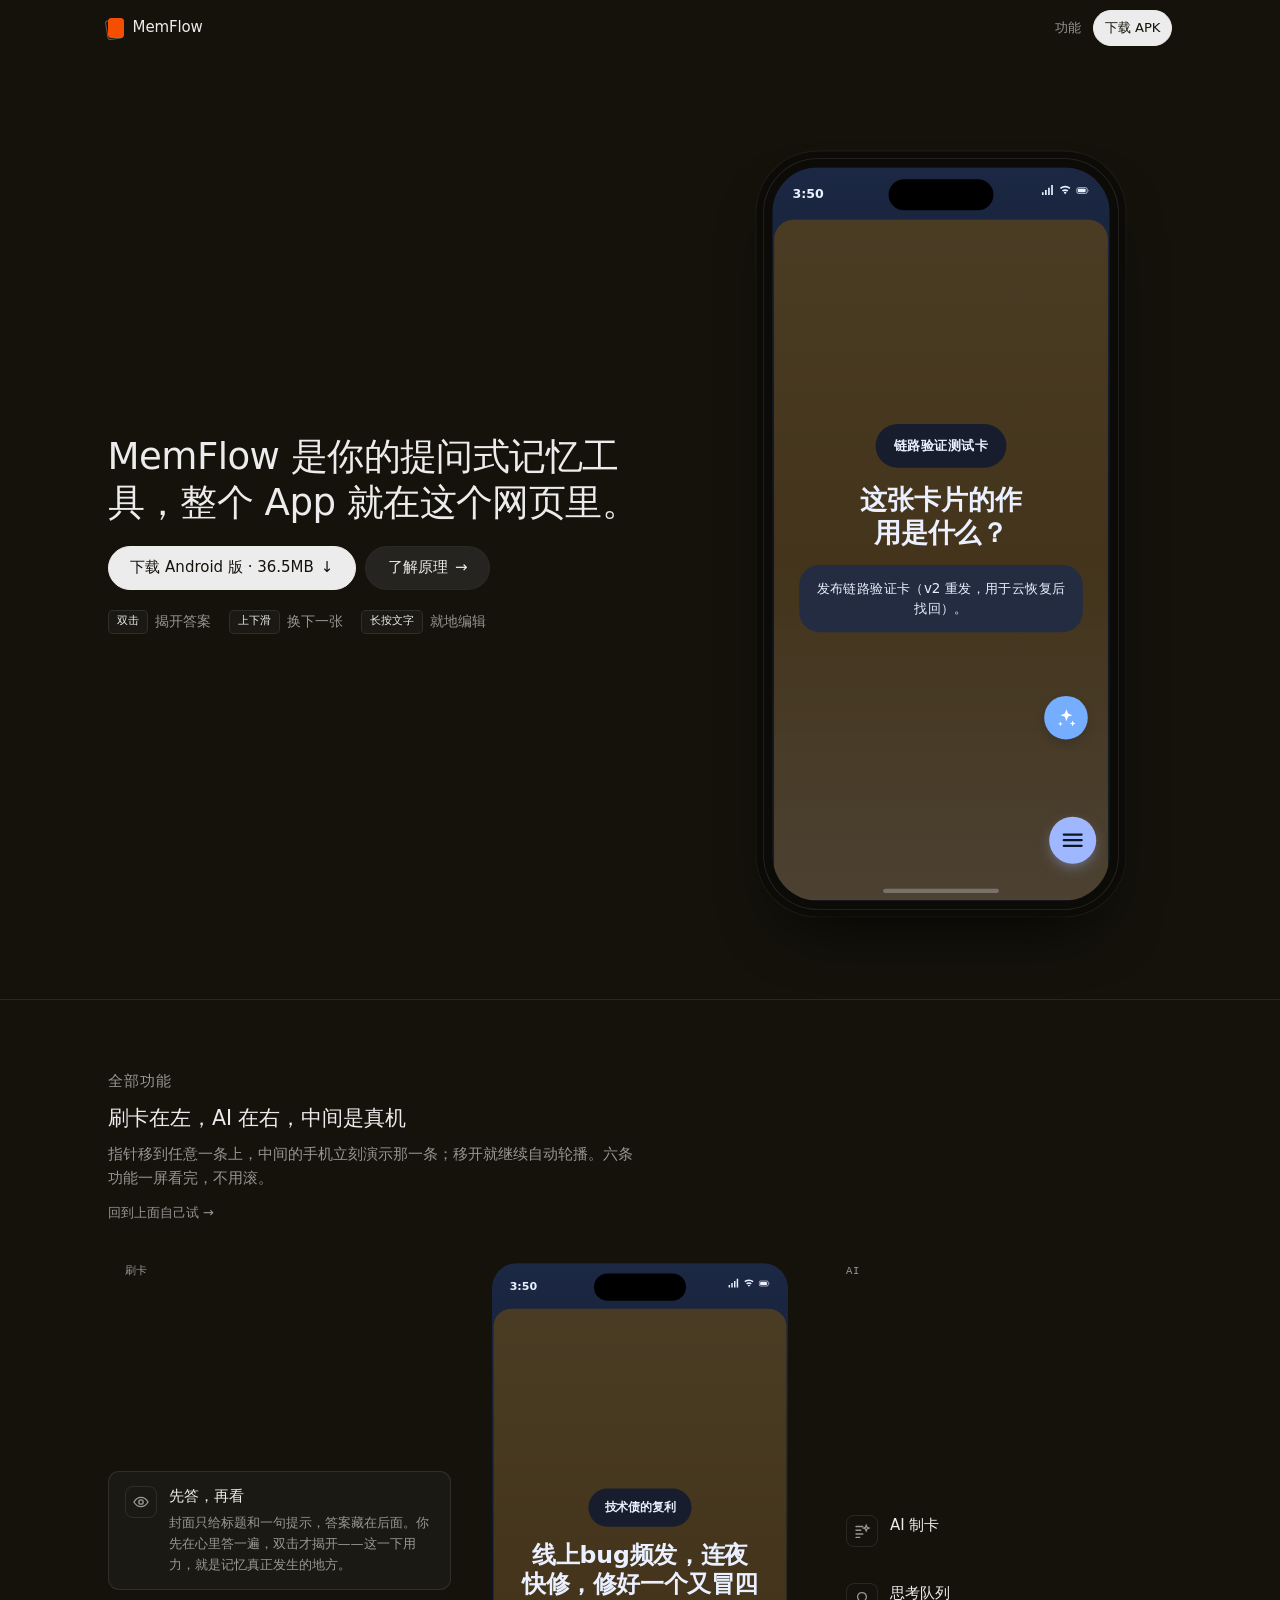
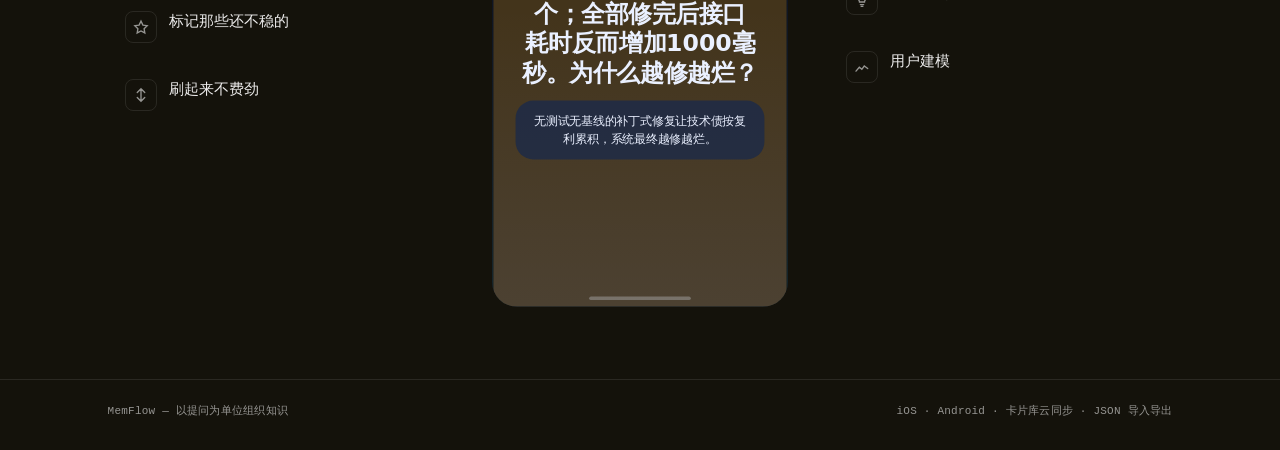
<file: index.html>
<!DOCTYPE html>
<html lang="zh-CN">
<head>
<meta charset="UTF-8">
<meta name="viewport" content="width=device-width, initial-scale=1.0">
<meta name="theme-color" content="#14120B">
<title>MemFlow — 在这里直接试，不用下载</title>
<meta name="description" content="MemFlow 是一款以提问为单位组织知识的卡片复习应用。双击揭示答案，双击标记，上下滑动换卡。整个 App 就在这个网页里，直接试。">

<link rel="stylesheet" href="https://miaoda.feishu.cn/fonts/css2?family=Noto+Sans+SC:wght@300;400;500;700;800;900&family=Inter:wght@400;500;600&family=IBM+Plex+Mono:wght@400;500&display=swap">

<style>
/* ============================================================
   Tokens — app_theme.dart / card_palette.dart / library_models.dart
   / thinking_palette.dart
   ============================================================ */
:root{
  /* 严格照 AppColors + ColorScheme.light(...) 取值，不再目测近似 */
  --canvas:#F6F8FC;
  --panel:#FFFFFF;               /* tokens.panel  = AppColors.white */
  --raised:#EAF1FF;              /* tokens.raised = Color(0xFFEAF1FF)，不是白 */
  --ink:#172033;                 /* scheme.onSurface */
  --muted:#5E6B84;               /* tokens.mutedInk / onSurfaceVariant */
  --primary:#5B8CFF;
  --on-primary:#FFFFFF;
  --secondary:#8AE5D1;
  --tertiary:#6E5BFF;
  --surface:#FFFFFF;
  --surface-highest:#EAF1FF;     /* surfaceContainerHighest = AppColors.blue */
  --edge:#D9E2F2;                /* tokens.edge */
  --outline:#D9E2F2;             /* scheme.outline，与 edge 同值 */
  --outline-variant:#CAC4D0;
  --selected:#EEF3FF;
  --primary-container:#EEF3FF;   /* primaryContainer = AppColors.selected */
  --on-primary-container:#172033;/* onPrimaryContainer = AppColors.ink */
  --secondary-container:#E8FBF6; /* secondaryContainer = AppColors.mint */
  --error:#FF8F8F;
  --c-blue:#EAF1FF;
  --c-mint:#E8FBF6;
  --c-lavender:#F0EDFF;
  --c-peach:#FFE7DE;
  --nav-sel-bg:#DDE9FF;
  --nav-sel-fg:#4F86FF;
  --fab:#75ADFF;
  --star:#FFC107;
  --star-glow:#FFE082;
  --mark-text:#5B4300;
  --badge-bg:rgba(106,86,0,.8);
  /* thinkingPanelAlt = selected @ .82 / thinkingPill = white @ .74 */
  --th-panel-alt:rgba(238,243,255,.82);
  --th-pill:rgba(255,255,255,.74);
  --th-field:#FFFFFF;             /* thinkingField 浅色 = scheme.surface */
  --exit-edge:#FFB4B9;            /* 退出按钮描边（浅色写死值） */
  --msg-me-bg:rgba(91,140,255,.18);/* thinkingUserBubble = primary@.18 */
  /* AI 助手面板专属四色（memflow_assistant_sheet.dart:166）——
     与思考页气泡是两套色，之前误用了思考页的值 */
  --as-sheet:#FFFFFF;             /* sheetColor 浅 = scheme.surface */
  --as-conv:#FFFFFF;              /* conversationColor 浅 = scheme.surface */
  --as-bub-ai:#F1F3F8;            /* assistantBubbleColor 浅 */
  --as-bub-me:#DDE7FF;            /* userBubbleColor 浅 */
  --as-input:rgba(226,233,246,.72);/* inputColor 浅 = surfaceContainerHighest@.72 */
  --circ-fg:#33465F;              /* surfaceButtonForeground 浅色 */
  --circ-back-fg:#33465F;         /* backButtonForeground 浅色 */
  --actgroup-bg:rgba(255,255,255,.9);
  --actgroup-edge:rgba(215,225,243,.9);
  --circ-dg-fg:#6D160E;
  --cr-sub:#5E6B84;                /* 浅色 scheme.onSurfaceVariant */
  --cr-pill-bg:rgba(234,241,255,.36);/* raised@.36 */
  --cr-pill-edge:rgba(217,226,242,.18);/* outline@.18 */
  --cr-bub-edge:rgba(217,226,242,.5);/* outlineVariant@.5 */
  --cr-av-ai:rgba(138,229,209,.92); /* AppColors.secondary #8AE5D1 @.92 */
  --cr-av-me:rgba(110,91,255,.92);  /* AppColors.tertiary #6E5BFF @.92 */
  --cr-spin-bg:rgba(138,229,209,.18);
  --cr-bar-bg:rgba(226,233,246,.55);/* surfaceContainerHighest@.55 */
  --on-secondary:#172033;          /* 浅色 onSecondary = AppColors.ink */
  --on-tertiary:#FFFFFF;
  --on-primary-container:#172033;  /* 浅色 = AppColors.ink */
  /* 源码里大量使用 scheme.surface / onSurface / edge 的 withValues(alpha:)，
     用 RGB 三元组暴露出来，深浅两套主题才能共用同一批 alpha 规则 */
  --surface-rgb:255,255,255;
  --card-grad-top:.18;             /* 浅色 white@.18 */
  --card-grad-bot:4%;              /* 浅色 primary@.04 */
  --cover-sum-bg:rgba(255,255,255,.82);
  --cover-sum-fg:#172033;          /* titleMedium → onSurface */
  --asum-bg:rgba(255,255,255,.82);
  --pit-bg:rgba(232,251,246,.6);    /* mint@.60 */
  --dlgi-bg:rgba(226,233,246,.52);  /* surfaceContainerHighest@.52 */
  --dlgi-hl-bg:rgba(238,243,255,.7);/* primaryContainer@.7 */
  --dlgi-hl-fg:#172033;
  --dlgi-dg-bg:#FFDAD6;            /* M3 浅色 errorContainer */
  --dlgi-dg-fg:#410002;            /* M3 浅色 onErrorContainer */
  --c-err:#B3261E;
  --sw-track:rgba(217,226,242,.5);
  --ink-rgb:23,32,51;
  --edge-rgb:217,226,242;

  /* ---- 站点外壳：对齐 cursor.com 实测 token ----
     底色是暖近黑 #14120b（不是蓝黑），卡片 #1b1913、hover #201e18，
     文字 #edecec、次级为其 60% 混色，描边为其 10%，强调色 #f54e00。
     标题一律 font-weight 400 + 负字距，这是 Cursor 观感的关键。 */
  --site-bg:#14120B;
  --site-card:#1B1913;
  --site-card-hover:#201E18;
  --site-ink:#EDECEC;
  --site-muted:color-mix(in oklab,#EDECEC 60%,transparent);
  --site-line:color-mix(in oklab,#EDECEC 10%,transparent);
  --site-line-soft:color-mix(in oklab,#EDECEC 2.5%,transparent);
  --site-line-bright:color-mix(in oklab,#EDECEC 20%,transparent);
  --site-accent:#F54E00;
  --site-green:#1F8A65;
  --site-red:#CF2D56;
  --site-dur:.14s;

  --sans:"Inter","Noto Sans SC","PingFang SC","Hiragino Sans GB",system-ui,-apple-system,"Helvetica Neue",Arial,sans-serif;
  --serif:"Inter","Noto Sans SC",system-ui,sans-serif;
  --mono:"IBM Plex Mono",ui-monospace,SFMono-Regular,Menlo,Monaco,Consolas,monospace;
  --gut:clamp(18px,4.5vw,72px);

  /* 设备安全区 —— 按 iPhone 17 Pro（iOS 26.5）模拟器实测标定：
     屏幕 1206×2622 @3x = 逻辑 402×874；
     灵动岛实测 top 14 / 高 36.7 / 宽 125.3；
     底部导航实测距屏底 44.3 = safe-bottom 34 + nav bottom 10，与源码一致；
     顶部：搜索框上边实测在 y=76，源码 SafeArea + SliverPadding top:14
     → safe-top = 76 - 14 = 62（灵动岛机型的实际值，不是 47）。 */
  --safe-top:62px;
  --safe-bottom:34px;
}
*{box-sizing:border-box;}
html{-webkit-text-size-adjust:100%;scroll-behavior:smooth;}
body{
  margin:0;background:var(--site-bg);color:var(--site-ink);
  font-family:var(--sans);line-height:1.7;-webkit-font-smoothing:antialiased;text-wrap:pretty;
}
p{margin:0;}
/* Cursor 的标题全是 weight 400 + 负字距，靠字号和留白建立层级，不靠加粗 */
h1,h2,h3,h4{margin:0;font-weight:400;letter-spacing:-.02em;text-wrap:balance;}
.wrap{max-width:1180px;margin:0 auto;padding:0 var(--gut);}
.eyebrow{font-family:var(--mono);font-size:11.5px;font-weight:400;letter-spacing:.08em;
  text-transform:uppercase;color:var(--site-muted);margin:0;}

/* 顶栏：固定、纯色不透明、无毛玻璃、无描边（cursor.com 实测 56px / bg 同底色） */
.nav{position:sticky;top:0;z-index:90;background:var(--site-bg);}
.nav-in{max-width:1180px;margin:0 auto;padding:0 var(--gut);height:56px;
  display:flex;align-items:center;justify-content:space-between;gap:18px;}
.brand{display:flex;align-items:center;gap:9px;text-decoration:none;color:inherit;
  font-weight:400;font-size:15px;letter-spacing:-.01em;}
.brand-mk{position:relative;width:16px;height:20px;flex:none;}
.brand-mk i{position:absolute;inset:0;border-radius:3px;border:1.4px solid currentColor;}
.brand-mk i:nth-child(1){transform:rotate(-9deg) translate(-2px,1px);opacity:.34;}
.brand-mk i:nth-child(2){background:var(--site-accent);border-color:var(--site-accent);}
.nav-r{display:flex;align-items:center;gap:2px;}
.nav-r a{font-size:13.125px;color:var(--site-muted);text-decoration:none;padding:6px 10px;
  border-radius:999px;transition:color var(--site-dur),background var(--site-dur);}
.nav-r a:hover{color:var(--site-ink);background:var(--site-card-hover);}
/* 主按钮是浅底深字的胶囊，13.125px / weight 400 / 高 27 */
.nav-r .cta{background:var(--site-ink);color:var(--site-bg);border:1px solid var(--site-ink);
  padding:6px 11px;font-weight:400;}
.nav-r .cta:hover{background:#fff;color:var(--site-bg);}
@media (max-width:860px){.nav-hide{display:none;}}

/* Hero：无彩色光晕，靠留白和字号，标题 weight 400 */
.hero{padding:clamp(44px,6vw,92px) 0 clamp(44px,5vw,76px);}
.hero-in{display:grid;grid-template-columns:1fr auto;gap:clamp(32px,4.6vw,72px);align-items:center;}
/* 用绝对值限宽，不用 ch —— ch 跟随容器字号(16px)而非标题字号，
   52ch 只有 525px，40px 的中文标题一行仅剩 ~11 字，会断成 3 行。 */
.hero-copy{display:flex;flex-direction:column;gap:20px;max-width:680px;}
.hero-copy h1{font-size:clamp(28px,2.9vw,40px);line-height:1.24;letter-spacing:-.015em;
  font-weight:400;text-wrap:balance;}
.hero-copy .sub{font-size:15px;line-height:1.6;color:var(--site-muted);}
.hero-cta{display:flex;flex-wrap:wrap;gap:9px;}
/* 实测：主/次按钮同为 44px 高胶囊，padding 13.35/21.75，字号 15 weight 400 */
.btn-p,.btn-s{display:inline-flex;align-items:center;gap:7px;height:44px;padding:0 21.75px;
  border-radius:999px;font-family:var(--sans);font-size:15px;font-weight:400;
  text-decoration:none;cursor:pointer;transition:background var(--site-dur),border-color var(--site-dur);}
.btn-p{background:var(--site-ink);color:var(--site-bg);border:1px solid var(--site-ink);}
.btn-p:hover{background:#fff;}
.btn-s{background:#262420;color:var(--site-ink);border:1px solid var(--site-line-soft);}
.btn-s:hover{background:var(--site-card-hover);border-color:var(--site-line);}
@keyframes pulse{0%,100%{opacity:1;}50%{opacity:.3;}}
/* 精简到三条最核心的手势后改横排单行：
   竖排三行占 88px，横排只要 24px，hero 不再被提示清单压住。
   原先六行竖排时曾用两列 grid 解决 kbd 宽度不一导致的文字参差；
   现在每项 kbd 紧跟自己的说明，不存在跨行对齐问题，用 flex 即可。
   flex-wrap 保留：窄屏放不下时自动折行，不会溢出。 */
.try-list{list-style:none;margin:0;padding:0;
  display:flex;flex-wrap:wrap;gap:9px 18px;align-items:center;}
.try-list li{display:inline-flex;align-items:center;gap:7px;}
.try-list kbd{flex:none;font-family:var(--mono);font-size:10.5px;font-weight:400;
  background:var(--site-card);border:1px solid var(--site-line);color:var(--site-ink);
  padding:2px 8px;border-radius:5px;white-space:nowrap;}
.try-list li>span{font-size:13.5px;line-height:1.55;color:var(--site-muted);white-space:nowrap;}

/* ============================================================
   设备外壳
   ============================================================ */
/* 演示区外框：对齐 cursor.com 的做法——卡片底 #1b1913、圆角 10、1px 描边，
   顶部一条 26px 高的标签栏，底部一条状态行。设备壳嵌在这个容器里。 */
.stage{display:flex;flex-direction:column;align-items:stretch;}
/* 去掉外框描边与标题栏分隔线：这两条 1px 亮线在深色底上很显眼，
   而真机 App 本身没有这层「浏览器窗口」装饰，属于多余边框。 */
/* 透明容器：不再画「窗口外壳」。手机自己已有边框和圆角，
   外面再套底色+圆角会显出多余边界（mini-demo 已同样处理）。 */
.demo-frame{background:none;border:0;border-radius:0;overflow:visible;}
/* 状态行：保留「在演示什么 / 是否在播」的信息，但不再做成窗口标题栏 */
/* 三个红绿灯圆点属于「窗口」装饰，去掉外框后就不该留 */
.demo-body{display:flex;justify-content:center;padding:26px 20px;}

.phone{
  /* iPhone 17 Pro 逻辑分辨率 402×874（实测 1206×2622 @3x）。
     注意：402×874 是**屏幕**尺寸，边框要加在外面，
     所以外壳宽高 = 屏幕 + 2×padding，否则屏幕会被边框吃掉变成 382。 */
  position:relative;width:422px;height:894px;flex:none;box-sizing:border-box;
  background:#0C0B07;border-radius:64px;padding:10px;
  box-shadow:0 0 0 1px color-mix(in oklab,#EDECEC 12%,transparent),
    0 0 0 9px #0C0B07,0 0 0 10px color-mix(in oklab,#EDECEC 6%,transparent),
    0 40px 80px -32px rgba(0,0,0,.9);
}
.phone-screen{
  /* 圆角必须与外壳**同心**：外壳 border-radius 64 - padding 10 = 54。
     写 44 会让屏幕的圆角比边框内圈更"方"，四角各漏出约 4px 楔形
     （45° 对角线上 22.37 - 18.23），浅色卡面就从黑色边框外缘透出来。 */
  position:relative;width:100%;height:100%;border-radius:54px;overflow:hidden;
  background:var(--canvas);font-family:var(--sans);color:var(--ink);line-height:1.6;isolation:isolate;
}

/* ============================================================
   深色主题 —— 严格照 buildMemFlowTheme(Brightness.dark) 的
   ColorScheme.dark(...) 与 MemFlowThemeContext 的 dark 分支取值。
   模拟器实测 appearance=dark，App 默认跟随系统，故这里默认开启。
   只作用于手机壳内部，站点外壳的 --site-* 不受影响。
   ============================================================ */
.phone-screen[data-appearance="dark"]{
  --canvas:#0F1523;              /* AppColors.darkCanvas */
  --panel:#151C2D;               /* AppColors.darkPanel */
  --raised:#212C44;              /* AppColors.darkRaised */
  --ink:#EAF0FF;                 /* AppColors.darkInk = scheme.onSurface */
  --muted:#B8C3DA;               /* AppColors.darkMutedInk */
  --primary:#9EB7FF;
  --on-primary:#0D1627;
  --secondary:#90E7D4;
  --tertiary:#C4BAFF;
  --surface:#151C2D;             /* scheme.surface = darkPanel */
  --surface-highest:#212C44;     /* surfaceContainerHighest = darkRaised */
  --edge:#33415E;                /* tokens.edge（dark） */
  --outline:#33415E;
  --outline-variant:#49454F;
  --selected:#173B34;            /* tokens.selected（dark） */
  --primary-container:#1C2945;
  --on-primary-container:#E8EEFF;
  --secondary-container:#17312B;
  --error:#FFA7A7;
  /* 卡片色板深色六色（card_palette.dart memFlowDarkCardPalette）。
     注意：深色板是按**下标**与浅色板对应的，不是按色相匹配——
     浅色 [mint,blue,lavender,peach,rose,butter] 对应
     深色 [#202D47,#173A34,#312545,#43341B,#402736,#243244]。 */
  --c-mint:#202D47;              /* 下标 0，对应浅色 mint */
  --c-blue:#173A34;              /* 下标 1，对应浅色 blue */
  --c-lavender:#312545;          /* 下标 2 */
  --c-peach:#43341B;             /* 下标 3 */
  /* thinkingPanelAlt = surfaceContainerHighest@.72 / thinkingPill = 同@.9 */
  --th-panel-alt:rgba(33,44,68,.72);
  --th-pill:rgba(33,44,68,.9);
  --th-field:rgba(33,44,68,.64);  /* 深色 = surfaceContainerHighest@.64 */
  --exit-edge:rgba(255,167,167,.5);/* 深色 error 派生 */
  /* 导航选中态：深色 = secondaryContainer@.92 + scheme.secondary */
  --nav-sel-bg:rgba(23,49,43,.92);
  --nav-sel-fg:#90E7D4;
  --circ-fg:#D7E0F0;              /* 深色 surfaceButtonForeground */
  --circ-back-fg:#F4F7FB;         /* 深色 backButtonForeground */
  --actgroup-bg:rgba(18,26,40,.82);/* #121A28@.82 */
  --actgroup-edge:rgba(60,64,85,.28);
  --circ-dg-fg:#FFA7A7;
  --cr-sub:#C0C9D7;                /* 深色写死值，非 onSurfaceVariant */
  --cr-pill-bg:#141922;
  --cr-pill-edge:rgba(255,255,255,.05);
  --cr-bub-edge:rgba(73,69,79,.5);  /* outlineVariant@.5 */
  --cr-av-ai:rgba(144,231,212,.92); /* secondary@.92 */
  --cr-av-me:rgba(196,186,255,.92); /* tertiary@.92 */
  --cr-spin-bg:rgba(144,231,212,.18);
  --cr-bar-bg:rgba(33,44,68,.55);
  --on-secondary:#11211D;
  --on-tertiary:#332D41;  /* dark scheme 未覆写，取 M3 默认 */
  --on-primary-container:#E8EEFF;
  --msg-me-bg:rgba(28,41,69,.76);  /* 深色 = primaryContainer@.76 */
  --as-sheet:#1F2531;             /* sheetColor 深（源码写死）*/
  --as-conv:#222C3D;              /* conversationColor 深 */
  --as-bub-ai:#222C3D;            /* assistantBubbleColor 深 */
  --as-bub-me:#334A73;            /* userBubbleColor 深 */
  --as-input:#131924;             /* inputColor 深（源码写死）*/
  --surface-rgb:21,28,45;        /* darkPanel */
  --card-grad-top:.04;             /* 深色 white@.04 */
  --card-grad-bot:10%;             /* 深色 primary@.10 */
  --cover-sum-bg:rgba(33,44,68,.92);/* darkRaised #212C44 @.92 */
  --cover-sum-fg:#EAF0FF;          /* darkInk */
  --asum-bg:#212C44;               /* 深色是不透明 raised */
  --pit-bg:rgba(23,49,43,.6);      /* #17312B@.60 */
  --dlgi-bg:#202A3D;               /* 源码深色写死值 */
  --dlgi-hl-bg:#22385F;            /* 源码深色写死值 */
  --dlgi-hl-fg:#EAF1FF;
  --dlgi-dg-bg:rgba(147,0,10,.82); /* M3 深色 errorContainer@.82 */
  --dlgi-dg-fg:#FFDAD6;            /* M3 深色 onErrorContainer */
  --c-err:#FFA7A7;                 /* dark scheme.error */
  --sw-track:rgba(51,65,94,.6);     /* 深色轨道 */
  /* Mark 庆祝动画：源码 light/dark 四色各不相同 */
  --star:#FFD54F;                  /* 深色 starTint */
  --star-glow:#FFF3B0;             /* 深色 glowTint */
  --mark-text:#FFF4C2;             /* 深色 textTint */
  --badge-bg:rgba(54,39,0,.42);    /* 深色 0x6B362700 */
  --ink-rgb:234,240,255;         /* darkInk */
  --edge-rgb:51,65,94;           /* dark edge */
}
/* 灵动岛：实测 top 14 / 宽 125.3 / 高 36.7 */
.notch{position:absolute;top:14px;left:50%;transform:translateX(-50%);
  width:125px;height:37px;background:#000;border-radius:999px;z-index:60;}
/* 状态栏：实测时间文字占 logical y 31–38，左右分列在灵动岛两侧 */
.statusbar{
  position:absolute;top:0;left:0;right:0;height:var(--safe-top);padding:19px 24px 0;
  display:flex;align-items:flex-start;justify-content:space-between;
  font-size:15px;font-weight:600;z-index:59;pointer-events:none;letter-spacing:0;
}
.sb-icons{display:flex;align-items:center;gap:5px;}
.sb-icons svg{width:16px;height:16px;}
.homebar{position:absolute;bottom:9px;left:50%;transform:translateX(-50%);width:138px;height:5px;border-radius:999px;background:rgba(var(--ink-rgb),.28);z-index:58;pointer-events:none;}

.app{position:absolute;inset:0;overflow:hidden;}
/* 复刻 MainShellFrame._buildTabStage：所有已挂载 tab 常驻，Offstage 控制可见性，
   转场期间当前页与上一页同时在场，由 JS 按 fastOutSlowIn 分段驱动 */
.app>.screen{position:absolute;inset:0;display:flex;flex-direction:column;}
.app>.screen.offstage{display:none;}
.app>.screen.notick{pointer-events:none;}

@media (max-width:1120px){.hero-in{grid-template-columns:1fr;justify-items:center;}.hero-copy{max-width:680px;}}
@media (max-width:460px){
  .phone{width:100%;max-width:352px;height:min(762px,160vw);border-radius:46px;padding:9px;
    box-shadow:0 0 0 1px color-mix(in oklab,#EDECEC 12%,transparent),0 0 0 8px #0C0B07,0 24px 50px -20px rgba(0,0,0,.85);}
  .phone-screen{border-radius:37px;}  /* = 46 - 9，保持同心 */
  .demo-body{padding:16px 10px;}
}

/* ============================================================
   刷卡页
   ============================================================ */
/* 背景渐变 = primaryContainer@.96 → tokens.canvas → secondaryContainer@.5，
   三个色标在深浅两套主题下都不同，必须走变量而不是写死浅色值 */
.review{background:linear-gradient(to bottom,
  color-mix(in srgb,var(--primary-container) 96%,transparent),
  var(--canvas) 52%,
  color-mix(in srgb,var(--secondary-container) 50%,transparent));}
.pager{position:absolute;inset:0;overflow-y:scroll;scroll-snap-type:y mandatory;scrollbar-width:none;-webkit-overflow-scrolling:touch;}
.pager::-webkit-scrollbar{display:none;}
.pager.locked{overflow-y:hidden;}
.page{height:100%;scroll-snap-align:start;scroll-snap-stop:always;padding:var(--safe-top) 2px 0;display:flex;}
.rcard{
  position:relative;flex:1;border-radius:24px;overflow:hidden;cursor:pointer;
  user-select:none;-webkit-user-select:none;-webkit-tap-highlight-color:transparent;
}
/* 卡面渐变：源码顶部是纯白叠加（深色 .04 / 浅色 .18），不是 surface；
   底部是 primary（深色 .10 / 浅色 .04）。之前误用 surface-rgb，
   深色下把暖色卡面染成了藏青，肉眼看就是「配色不对」。 */
.rcard::before{content:"";position:absolute;inset:0;pointer-events:none;z-index:1;
  background:linear-gradient(to bottom,
    rgba(255,255,255,var(--card-grad-top)),
    transparent 50%,
    color-mix(in srgb,var(--primary) var(--card-grad-bot),transparent));}

/* _ReviewCardPage 的揭示是 InkWell/GestureDetector 直接换 widget —— 无任何过渡动画。
   这里必须瞬切，加 transition 反而不像真机。 */
.face{position:absolute;inset:0;display:flex;flex-direction:column;z-index:2;}
.face-answer{display:none;}
.rcard.open .face-cover{display:none;}
.rcard.open .face-answer{display:flex;}
/* _CoverFace padding: EdgeInsets.fromLTRB(30, maxHeight*0.30, 30, 0)
   注意：CSS 的 padding-top:% 是相对**宽度**解析的，Flutter 这里是相对**高度**。
   直接写 30% 会少掉一百多像素，badge/问题/summary 整体上移，排版完全不对。
   卡面是绝对定位铺满，用 top:30% 定位内容层才能对上高度基准。 */
.face-cover{padding:0 30px 0;}
.face-cover .cover-inner{position:absolute;left:30px;right:30px;top:30%;
  display:flex;flex-direction:column;align-items:stretch;}
.badge{align-self:center;background:rgba(var(--surface-rgb),.94);border-radius:999px;padding:14px 22px;font-size:16px;font-weight:800;line-height:1.5;}
/* headlineLarge.copyWith(fontSize:32, height:1.25)；w800 来自 headlineLarge */
.cover-q{margin-top:18px;font-size:32px;font-weight:800;line-height:1.25;text-align:center;letter-spacing:0;}
/* summary 用 titleMedium.copyWith(16/1.5)，titleMedium 的 color 是 mutedInk 且 w500 */
/* summary 盒：深色 surfaceContainerHighest@.92，浅色 white@.82（源码两条分支不同色） */
.cover-sum{margin-top:18px;align-self:center;background:var(--cover-sum-bg);border-radius:24px;
  padding:16px 18px;font-size:16px;line-height:1.5;font-weight:500;color:var(--cover-sum-fg);text-align:center;}

.face-answer{padding:18px 20px;}
.a-inner{position:relative;flex:1;min-height:0;}
.a-col{position:absolute;left:0;right:0;top:64px;bottom:22px;display:flex;flex-direction:column;}
.a-scroll{flex:1;min-height:0;overflow-y:auto;padding-bottom:16px;scrollbar-width:none;}
.a-scroll::-webkit-scrollbar{display:none;}
/* 必须是块级盒：作为 inline <span> 时垂直 padding 不参与行高，
   52px 的盒子塞进 24px 行盒会上溢 ~14px，被 .a-scroll 的 overflow 裁掉顶部圆角。
   源码对应 Align(child:_Badge)，是独立块级盒，不是 inline。 */
.a-badge{display:inline-block;align-self:flex-start;margin-right:auto;
  background:rgba(var(--surface-rgb),.94);border-radius:999px;padding:14px 22px;
  font-size:16px;font-weight:800;line-height:1.5;}
/* 让徽标独占一行并左对齐，等价于源码的 Align(centerLeft) */
.a-scroll>.a-badge{display:table;}
/* titleLarge.copyWith(22/1.27/w700) */
.a-q{margin-top:12px;font-size:22px;font-weight:700;line-height:1.27;letter-spacing:0;}
/* titleMedium.copyWith(16/1.5) → w500 + mutedInk，textAlign center 但 Align 靠左 */
/* 答案面 summary：深色是不透明 tokens.raised，浅色才是 white@.82；
   而且源码这里 textAlign 用的是默认左对齐，不是 center */
.a-sum{margin-top:12px;align-self:flex-start;background:var(--asum-bg);border-radius:24px;
  padding:16px 18px;font-size:16px;line-height:1.5;font-weight:500;color:var(--cover-sum-fg);text-align:left;}
.a-surface{margin-top:12px;background:rgba(var(--surface-rgb),.96);border-radius:28px;padding:20px;}
/* bodyLarge.copyWith(16/1.5)：无 fontWeight → 常规字重，色为 ink */
.a-body{font-size:16px;line-height:1.5;color:var(--ink);letter-spacing:0;}
.a-body p+p{margin-top:8px;}
/* secondaryContainer(#E8FBF6) @ .60 */
/* pitfall 块：源码是 secondaryContainer@.60；浅色 mint #E8FBF6、深色 #17312B。
   之前写死了浅色 mint，深色下这块会发亮，明显跳出主题。 */
.a-pit{margin-top:16px;background:var(--pit-bg);border-radius:20px;padding:14px;}
.a-pit b{display:block;color:var(--primary);font-size:14px;font-weight:700;line-height:calc(20/14);margin-bottom:6px;}
.a-pit span{font-size:16px;line-height:1.5;color:var(--ink);}
.sig{flex:none;padding:6px 0 0 8px;font-size:12px;line-height:calc(16/12);font-style:italic;color:var(--muted);opacity:.84;}

.editable{cursor:text;border-radius:8px;}
.editing-lab{position:absolute;top:0;left:0;font-size:12px;font-weight:500;color:#D2645F;}
.ta{width:100%;font-family:var(--sans);color:var(--ink);background:rgba(var(--surface-rgb),.5);
  border:1px dashed var(--primary);border-radius:8px;padding:4px 6px;resize:none;display:block;}
.ta:focus{outline:2px solid var(--primary);outline-offset:0;}

.a-actions{position:absolute;top:21px;right:-12px;display:flex;gap:6px;z-index:4;}
.a-actions button{min-width:58px;min-height:40px;padding:0 12px;border:0;background:transparent;
  font-family:var(--sans);font-size:14px;line-height:calc(20/14);font-weight:500;color:var(--muted);border-radius:14px;cursor:pointer;}
.a-actions button:hover{background:rgba(var(--surface-rgb),.62);}

/* _MarkedStarOverlay：badge 240ms fastOutSlowIn，庆祝 980ms。
   所有分段进度由 JS 按 _segment/_envelope + Curves.fastOutSlowIn 逐帧算，
   不用 CSS keyframes——keyframes 的线性插值和 Flutter 的曲线对不上。 */
.markwrap{position:absolute;top:21px;left:-12px;width:148px;height:44px;z-index:4;pointer-events:none;}
.markbadge{position:absolute;left:4px;top:4px;width:34px;height:34px;border-radius:999px;background:var(--badge-bg);
  display:grid;place-items:center;opacity:0;transform:scale(.76);}
.markbadge svg{width:24px;height:24px;fill:var(--star);}
.burst{position:absolute;inset:0;}
.glow{position:absolute;left:2px;top:2px;width:40px;height:40px;opacity:0;}
.glow svg{width:100%;height:100%;fill:var(--star-glow);}
.burst i{position:absolute;opacity:0;}
.burst i svg{width:100%;height:100%;fill:var(--star);}
.burst b{position:absolute;font-size:17px;font-weight:800;color:var(--mark-text);white-space:nowrap;opacity:0;}

/* ============================================================
   卡片库
   ============================================================ */
.lib{background:var(--canvas);}
.lib-scroll{flex:1;min-height:0;overflow-y:auto;padding:calc(var(--safe-top) + 14px) 12px 158px;scrollbar-width:none;}
.lib-scroll::-webkit-scrollbar{display:none;}
.search{
  margin:0 4px;height:56px;border-radius:24px;border:1.2px solid var(--edge);
  background:rgba(var(--surface-rgb),.92);display:flex;align-items:center;gap:10px;padding:0 16px;
}
.search svg{width:24px;height:24px;flex:none;color:var(--muted);}
.search input{flex:1;min-width:0;border:0;background:transparent;font-family:var(--sans);font-size:16px;color:var(--ink);}
.search input:focus{outline:none;}
.search input::placeholder{color:var(--muted);}
/* focusedBorder：primary 1.5px */
.search:focus-within{border:1.5px solid var(--primary);}
.lib-h{margin:24px 0 8px;font-size:24px;font-weight:700;line-height:calc(32/24);}
/* 命中计数用 bodyMedium(14/1.43) + onSurfaceVariant，常规字重；上下各 8 */
.lib-found{margin:8px 0 8px;padding:0 4px;font-size:14px;line-height:1.43;font-weight:400;color:var(--muted);}

/* 搜索结果：_LibrarySearchResultCard，surface@.97、圆角 24、padding 16、间距 12 */
.search-results{margin:4px 4px 0;display:flex;flex-direction:column;gap:12px;}
.screscard{width:100%;background:rgba(var(--surface-rgb),.97);border:0;border-radius:24px;padding:16px;
  cursor:pointer;text-align:left;font-family:var(--sans);display:flex;flex-direction:column;}
/* titleMedium.copyWith(w800) → 17/1.45，但 titleMedium 色是 muted，w800 覆盖字重 */
.sres-t{font-size:17px;line-height:1.45;font-weight:800;color:var(--muted);
  overflow:hidden;display:-webkit-box;-webkit-line-clamp:2;-webkit-box-orient:vertical;}
/* bodyMedium + scheme.primary */
.sres-f{margin-top:8px;font-size:14px;line-height:1.43;color:var(--primary);
  overflow:hidden;text-overflow:ellipsis;white-space:nowrap;}
/* bodyLarge 17/1.55 ink，最多 4 行 */
.sres-s{margin-top:8px;font-size:17px;line-height:1.55;color:var(--ink);
  overflow:hidden;display:-webkit-box;-webkit-line-clamp:4;-webkit-box-orient:vertical;}
/* bodySmall + onSurfaceVariant */
.sres-h{margin-top:8px;font-size:12px;line-height:1.33;color:var(--muted);}
/* 搜索无结果：居中 titleLarge w800 + bodyLarge muted */
.search-empty{padding:24px 24px 158px;text-align:center;}
.search-empty b{display:block;font-size:22px;line-height:1.3;font-weight:800;color:var(--ink);}
.search-empty span{display:block;margin-top:8px;font-size:17px;line-height:1.55;color:var(--muted);}
/* 按钮行：外层触控区高 56（SizedBox height:56），内部可视按钮高 48（居中）。
   之前只做了 48，导致这一行整体上移 8px、后续所有区块都跟着偏。 */
.lib-btns{display:flex;gap:10px;height:56px;align-items:center;}
.libact{
  flex:1;min-width:0;height:48px;border:0;border-radius:18px;cursor:pointer;
  font-family:var(--sans);font-size:15px;font-weight:700;
  display:inline-flex;align-items:center;justify-content:center;gap:6px;
}
.libact svg{width:19px;height:19px;flex:none;}
.libact-start{background:#DDF5EC;color:#155240;}
.libact-trash{background:#F2F5FB;color:#334155;}
.libact-new{background:#E2EBFF;color:#2450B8;}
/* 深色下三个按钮换成另一套底/字色（源码 darkMode 分支） */
[data-appearance="dark"] .libact-start{background:#0F5A4A;color:#F2FFF8;}
[data-appearance="dark"] .libact-trash{background:#171D33;color:#DCE5FF;}
[data-appearance="dark"] .libact-new{background:#1F4FBF;color:#F5F8FF;}
.libact:focus-visible{outline:2px solid var(--primary);outline-offset:2px;}

/* SliverPadding fromLTRB(12,6,12,14) + 上一段 SizedBox(height:7)
   → Mark 通栏顶部间距 6+7=13、底部 14；网格再有 top:6。
   注意用 padding 而非 margin，否则相邻 margin 会折叠导致网格上移。 */
.markfolder{position:relative;height:118px;margin:13px 0 0;cursor:pointer;border:0;padding:0;background:none;display:block;width:100%;}
.folders{margin-top:20px;display:grid;grid-template-columns:1fr 1fr;gap:14px;}
/* AnimatedScale 0.972 / 90ms fastOutSlowIn（AnimatedPositioned 同为 90ms） */
.folder{position:relative;height:136px;cursor:pointer;border:0;padding:0;background:none;
  transition:transform .09s cubic-bezier(.4,0,.2,1);}
.markfolder{transition:transform .09s cubic-bezier(.4,0,.2,1);}
.folder.press,.markfolder.press{transform:scale(.972);}
.folder:focus-visible,.markfolder:focus-visible{outline:2px solid var(--primary);outline-offset:4px;}
.deck-back,.deck-mid,.deck-front{position:absolute;border-radius:18px;}
.folder .deck-back{left:10px;right:10px;top:-9px;bottom:22px;}
.folder .deck-mid{left:5px;right:5px;top:-4px;bottom:11px;}
.folder .deck-front{inset:0;}
.markfolder .deck-back{left:12px;right:12px;top:-10px;bottom:18px;border-radius:20px;}
.markfolder .deck-mid{left:6px;right:6px;top:-5px;bottom:9px;border-radius:20px;}
.markfolder .deck-front{inset:0;border-radius:20px;}
.deck-front{border:1.2px solid;box-shadow:0 2px 6px rgba(14,27,54,.08);
  padding:16px;display:flex;flex-direction:column;justify-content:space-between;text-align:left;}
.markfolder .deck-front{padding:16px 20px;}
/* Mark 通栏标题行 gap 源码是 SizedBox(width:10)，普通 tile 是 8 */
.deck-top{display:flex;align-items:center;gap:8px;}
.markfolder .deck-top{gap:10px;}
/* 名称 18/1.2/w800 letterSpacing 0，单行省略 */
.deck-top>b{flex:1;min-width:0;font-size:18px;font-weight:800;line-height:1.2;letter-spacing:0;
  overflow:hidden;text-overflow:ellipsis;white-space:nowrap;}
.markfolder .deck-top>b{font-size:21px;line-height:calc(24/21);}
.deck-top svg{width:24px;height:24px;flex:none;}
/* 计数徽章：非展开 fontSize 11、padding h10/v5、圆角 12、无 height */
.deck-badge{flex:none;border-radius:12px;padding:5px 10px;font-size:11px;font-weight:800;}
.markfolder .deck-badge{padding:5px 13px;}
/* preview 非展开 12/1.45，两行省略 */
.deck-prev{font-size:12px;line-height:1.45;overflow:hidden;display:-webkit-box;-webkit-line-clamp:2;-webkit-box-orient:vertical;}
.markfolder .deck-prev{-webkit-line-clamp:1;}

/* 文件夹详情：route transitionDuration 1000ms，_detailProgress = fastOutSlowIn。
   整页淡入只占 Interval(0,0.16)，其余靠内部分段动画。JS 逐帧驱动。 */
.detail{position:absolute;inset:0;z-index:44;display:none;flex-direction:column;background:var(--canvas);}
.detail.on{display:flex;}
.detail-scroll{flex:1;min-height:0;overflow-y:auto;padding:calc(var(--safe-top) + 10px) 16px 158px;scrollbar-width:none;}
.detail-scroll::-webkit-scrollbar{display:none;}
.detail-acts{display:flex;align-items:center;justify-content:space-between;}
/* 详情页操作按钮：surfaceButtonForeground 浅 #33465F / 深 #D7E0F0；
   返回键 backButtonForeground 浅 #33465F / 深 #F4F7FB；
   容器底 浅 white@.9 / 深 #121A28@.82，描边 浅 #D7E1F3@.9 / 深 folderTheme.border@.28 */
.circ{width:40px;height:40px;border-radius:999px;border:0;background:transparent;cursor:pointer;
  display:grid;place-items:center;color:var(--circ-fg);flex:none;}
.circ svg{width:22px;height:22px;}
.circ-out{border:1px solid;}
.act-group{display:flex;align-items:center;gap:6px;background:var(--actgroup-bg);
  border:1px solid var(--actgroup-edge);border-radius:999px;padding:6px 8px;}
.circ-sel{border-radius:999px;}
/* destructiveForeground：浅 #6D160E / 深 scheme.error #FFA7A7 */
.circ-dg{color:var(--circ-dg-fg);}
/* Hero 飞行：由 JS 做 FLIP，从网格原位补间到这里 */
.detail-hero{position:relative;height:176px;margin-top:6px;transform-origin:top left;}
.detail-hero .deck-front{inset:0;border-radius:24px;padding:18px;justify-content:flex-start;}
.dh-text,.dh-meta{will-change:transform,opacity;}
.dh-row{display:flex;align-items:flex-start;gap:12px;width:100%;}
.dh-col{flex:1;min-width:0;}
.dh-name{font-size:28px;font-weight:800;line-height:1.2;letter-spacing:0;overflow:hidden;text-overflow:ellipsis;white-space:nowrap;}
.dh-prev{margin-top:8px;font-size:14px;line-height:calc(20/14);overflow:hidden;display:-webkit-box;-webkit-line-clamp:2;-webkit-box-orient:vertical;}
/* 展开态徽章：19px / height 1 / 圆角 10 / padding h12 v6，只有数字 */
.dh-badge{flex:none;border-radius:10px;padding:6px 12px;font-size:19px;font-weight:800;line-height:1;}
.dh-meta{position:absolute;left:18px;bottom:18px;display:flex;gap:10px;}
/* white @ .9，14px w700 mutedInk */
.dh-pill{background:rgba(var(--surface-rgb),.9);color:var(--muted);border-radius:999px;padding:8px 12px;font-size:14px;font-weight:700;}
.detail-grid{margin-top:14px;display:grid;grid-template-columns:1fr 1fr;gap:14px;}
/* 卡片瓦片边框：scheme.outline@.26（library_screen.dart:5355），
   浅色 outline #D9E2F2、深色 #33415E；之前写死浅色 rgba 在深色下偏亮 */
.lcard{position:relative;height:164px;border-radius:26px;
  border:1px solid color-mix(in srgb,var(--edge) 26%,transparent);
  overflow:hidden;cursor:pointer;padding:0;text-align:left;font-family:var(--sans);
  will-change:transform,opacity;}
.lcard-accent{position:absolute;top:0;left:0;right:0;height:6px;}
.lcard-in{position:absolute;inset:0;padding:18px 52px 16px 16px;display:flex;flex-direction:column;}
.lcard-t{font-size:16px;line-height:1.5;font-weight:800;color:var(--ink);
  overflow:hidden;display:-webkit-box;-webkit-line-clamp:2;-webkit-box-orient:vertical;}
.lcard-q{margin-top:10px;flex:1;min-height:0;font-size:16px;line-height:1.5;color:var(--muted);
  overflow:hidden;display:-webkit-box;-webkit-line-clamp:4;-webkit-box-orient:vertical;}
.lcard-menu{position:absolute;top:8px;right:8px;width:30px;height:30px;border:0;background:transparent;
  cursor:pointer;display:grid;place-items:center;color:var(--muted);border-radius:999px;}
.lcard-menu svg{width:24px;height:24px;}
.detail-empty{margin-top:28px;text-align:center;padding:0 12px;}
.detail-empty b{display:block;font-size:18px;font-weight:800;}
.detail-empty span{display:block;margin-top:8px;font-size:14px;line-height:calc(20/14);color:var(--muted);}

/* ============================================================
   思考
   ============================================================ */
.think{background:var(--canvas);}
/* SafeArea 包在 CustomScrollView 外层 → 视口从安全区下沿开始，吸顶 header 也钉在这里 */
.think-scroll{position:absolute;left:0;right:0;bottom:0;top:var(--safe-top);overflow-y:auto;scrollbar-width:none;}
.think-scroll::-webkit-scrollbar{display:none;}
.th-pad{padding:18px 16px 0;}
.th-hero{background:var(--th-panel-alt);border-radius:28px;padding:16px 18px;display:flex;align-items:flex-start;gap:12px;}
.th-hero b{flex:1;min-width:0;font-size:24px;font-weight:700;line-height:calc(28/24);letter-spacing:0;
  color:rgba(var(--ink-rgb),.94);overflow:hidden;text-overflow:ellipsis;white-space:nowrap;}
/* labelLarge 16/1.25/w700，padding h13 v9 */
.th-agent{flex:none;border:0;border-radius:999px;background:var(--primary);color:var(--on-primary);cursor:pointer;
  font-family:var(--sans);font-size:16px;line-height:1.25;font-weight:700;padding:9px 13px;
  display:inline-flex;align-items:center;gap:6px;}
.th-agent svg{width:16px;height:16px;}
/* 输入框：height 64，切到推荐阅读时折叠 */
.th-input-collapse{overflow:hidden;transition:height .22s cubic-bezier(.4,0,.2,1),opacity .22s ease;}
.th-input-collapse.collapsed{height:0 !important;opacity:0;}
.th-input-wrap{padding:12px 0;}
/* thinkingField：浅色 = scheme.surface；深色 = surfaceContainerHighest@.64 */
.th-field{position:relative;height:64px;background:var(--th-field);border:1px solid var(--edge);border-radius:24px;
  display:flex;align-items:center;padding-left:18px;padding-right:8px;}
.th-field input{flex:1;min-width:0;border:0;background:transparent;font-family:var(--sans);font-size:16px;color:var(--ink);}
.th-field input:focus{outline:none;}
.th-field input::placeholder{color:var(--muted);}
.th-rec{flex:none;height:48px;padding:0 12px;border:0;border-radius:18px;background:var(--primary);color:var(--on-primary);
  font-family:var(--sans);font-size:16px;font-weight:700;cursor:pointer;display:inline-flex;align-items:center;gap:6px;}
.th-rec svg{width:17px;height:17px;}
.th-rec:disabled{background:rgba(var(--ink-rgb),.12);color:rgba(var(--ink-rgb),.38);cursor:default;}
/* 吸顶 Tab header：68px 高，内 padding 24/12 */
.th-tabs{position:sticky;top:0;z-index:6;background:var(--canvas);height:68px;padding:12px 24px;display:flex;gap:12px;}
/* _TabButton：AnimatedContainer 220ms fastOutSlowIn */
.th-tab{flex:1;height:44px;border-radius:999px;border:1px solid var(--edge);background:var(--panel);
  font-family:var(--sans);font-size:16px;font-weight:800;color:var(--ink);cursor:pointer;
  transition:background-color .22s cubic-bezier(.4,0,.2,1),color .22s cubic-bezier(.4,0,.2,1);}
.th-tab.on{background:var(--primary);color:var(--on-primary);}
.th-list{padding:12px 16px calc(var(--safe-bottom) + 132px);display:flex;flex-direction:column;gap:12px;}
.qcard{background:var(--panel);border:1px solid rgba(var(--edge-rgb),.58);border-radius:24px;padding:16px;
  cursor:pointer;text-align:left;font-family:var(--sans);width:100%;}
.qcard-top{display:flex;align-items:flex-start;gap:12px;}
.qcard-top>b{flex:1;min-width:0;font-size:16px;line-height:1.5;font-weight:900;color:var(--ink);
  overflow:hidden;display:-webkit-box;-webkit-line-clamp:3;-webkit-box-orient:vertical;}
.pill{flex:none;background:var(--th-pill);border:1px solid rgba(var(--edge-rgb),.46);border-radius:999px;
  padding:6px 10px;font-size:12px;line-height:calc(16/12);font-weight:700;color:rgba(var(--ink-rgb),.78);}
.qmenu{flex:none;width:34px;height:34px;border-radius:999px;background:var(--th-pill);
  border:1px solid rgba(var(--edge-rgb),.46);cursor:pointer;display:grid;place-items:center;
  color:rgba(var(--ink-rgb),.72);margin-left:6px;padding:0;}
.qmenu svg{width:18px;height:18px;}
.qsrc{margin-top:10px;font-size:14px;line-height:calc(20/14);color:var(--muted);
  overflow:hidden;text-overflow:ellipsis;white-space:nowrap;}
.qstages{margin-top:10px;display:flex;gap:8px;flex-wrap:wrap;}
/* 新入队那张卡的入场动画：不加这个，卡片是"凭空出现"，
   看不出"刚被记录进队列"这件事。 */
@keyframes thfresh{
  from{opacity:0;transform:translateY(-10px) scale(.985);}
  to{opacity:1;transform:none;}
}
.qcard.th-fresh{animation:thfresh .34s cubic-bezier(.4,0,.2,1) both;}
/* 状态胶囊在多轮推进时会反复改字，给它一点过渡，读起来像在推进 */
.qcard .pill{transition:background-color .22s ease,color .22s ease;}
.mini{background:var(--th-pill);border-radius:999px;padding:6px 10px;font-size:12px;line-height:calc(16/12);font-weight:700;color:var(--muted);}
.th-empty{background:var(--th-panel-alt);border:1px solid rgba(var(--edge-rgb),.42);border-radius:22px;padding:18px;}
.th-empty b{display:block;font-size:16px;line-height:1.5;font-weight:900;}
.th-empty span{display:block;margin-top:8px;font-size:14px;line-height:calc(20/14);color:var(--muted);}

/* 思考详情（长文 HTML） */
.tdetail{position:absolute;inset:0;z-index:44;display:none;flex-direction:column;background:var(--canvas);}
.tdetail.on{display:flex;}
.tdetail-bar{flex:none;padding:calc(var(--safe-top) + 10px) 16px 10px;display:flex;align-items:center;gap:10px;}
.tdetail-bar b{flex:1;min-width:0;font-size:17px;font-weight:800;
  overflow:hidden;text-overflow:ellipsis;white-space:nowrap;}
.tdetail-body{flex:1;min-height:0;overflow-y:auto;padding:4px 20px calc(var(--safe-bottom) + 140px);scrollbar-width:none;}
.tdetail-body::-webkit-scrollbar{display:none;}

/* ── AI 制卡页 create_card_screen.dart ──
   整页路由从右滑入：_CreateCardPageRoute transitionDuration 320ms + fastOutSlowIn */
.create{position:absolute;inset:0;z-index:46;display:none;flex-direction:column;
  background:var(--canvas);transform:translateX(100%);}
.create.on{display:flex;}
.create.anim{transition:transform .32s cubic-bezier(.4,0,.2,1);}
.create.shown{transform:translateX(0);}
/* _CreateHeader padding EdgeInsets.fromLTRB(14,7,14,7) */
.cr-head{flex:none;display:flex;align-items:center;gap:8px;
  padding:calc(var(--safe-top) + 7px) 14px 7px;}
/* 返回键 TextButton.icon：min-h 48、padding 10、bg tokens.raised、fg primary、StadiumBorder */
.cr-back{display:inline-flex;align-items:center;gap:7px;min-height:48px;padding:0 10px;
  border:0;border-radius:999px;background:var(--raised);color:var(--primary);
  font:inherit;font-size:15px;font-weight:700;cursor:pointer;}
.cr-back svg{width:16px;height:16px;}
.cr-folder{flex:1;min-width:0;text-align:center;font-size:13px;color:var(--muted);
  overflow:hidden;text-overflow:ellipsis;white-space:nowrap;}
/* 右侧动作键：FilledButton 风格，随 busyState 换文案 */
.cr-act{min-height:44px;padding:0 16px;border:0;border-radius:999px;
  background:var(--primary);color:var(--on-primary);font:inherit;font-size:15px;
  font-weight:700;cursor:pointer;white-space:nowrap;}
.cr-act[data-busy="1"]{background:var(--raised);color:var(--muted);}
.cr-body{flex:1;min-height:0;overflow-y:auto;scrollbar-width:none;}
.cr-body::-webkit-scrollbar{display:none;}
/* _EmptyCreateState padding symmetric(horizontal:22, vertical:24) */
.cr-empty{padding:24px 22px;}
.cr-empty h3{font-size:30px;line-height:1.22;font-weight:700;margin:0;}
.cr-empty>p{margin:16px 0 16px;font-size:17px;line-height:1.55;color:var(--cr-sub);}
.cr-sugs{display:flex;flex-direction:column;align-items:flex-start;gap:14px;}
/* _SuggestionPill：padding 16/12、圆角 999、深色底 #141922、描边 white@.05 */
.cr-sug{display:inline-flex;align-items:center;gap:9px;padding:12px 16px;
  border-radius:999px;border:1px solid var(--cr-pill-edge);background:var(--cr-pill-bg);
  color:var(--ink);font:inherit;font-size:15px;font-weight:500;cursor:pointer;text-align:left;}
.cr-sug em{font-style:normal;font-size:16px;}
.cr-msgs{display:none;flex-direction:column;gap:14px;padding:14px 16px 8px;}
.cr-msgs.on{display:flex;}
/* _MessageBubble：Row + 34px 头像 + 8px 间距，气泡 maxWidth (w-42).clamp(0,292) */
.cr-row{display:flex;align-items:flex-start;gap:8px;}
.cr-row.me{justify-content:flex-end;}
.cr-av{flex:none;width:34px;height:34px;border-radius:999px;display:grid;place-items:center;
  font-size:12px;font-weight:700;}
.cr-av.ai{background:var(--cr-av-ai);color:var(--on-secondary);}
.cr-av.ai svg{width:18px;height:18px;}
.cr-av.me{background:var(--cr-av-me);color:var(--on-tertiary);}
/* 气泡：user=primaryContainer 无描边；ai=surface + outlineVariant@.5，圆角 20，padding 14/12 */
.cr-bub{max-width:292px;padding:12px 14px;border-radius:20px;font-size:17px;line-height:1.55;}
.cr-row.ai .cr-bub{background:var(--surface);border:1px solid var(--cr-bub-edge);color:var(--ink);}
.cr-row.me .cr-bub{background:var(--primary-container);color:var(--on-primary-container);}
/* _StreamingAssistantIndicator：28px spinner strokeWidth 2.5 + 6px + labelMedium */
.cr-load{display:flex;flex-direction:column;align-items:flex-start;gap:6px;}
.cr-spin{width:28px;height:28px;border-radius:50%;
  border:2.5px solid var(--cr-spin-bg);border-top-color:var(--secondary);
  animation:crspin .9s linear infinite;}
@keyframes crspin{to{transform:rotate(360deg)}}
.cr-load span{font-size:12px;line-height:1.33;color:var(--muted);}
/* 抽屉里的小号 spinner + 等待文案，与卡内问答共用 */
.cr-spin.sm{width:16px;height:16px;border-width:2px;display:inline-block;vertical-align:-3px;}
.msg-wait{margin-left:8px;color:var(--muted);font-size:14px;}
.msg .cur{display:inline-block;width:2px;height:1em;margin-left:1px;
  background:var(--primary);vertical-align:-2px;animation:crcur 1s steps(1) infinite;}
/* 打字光标：模拟流式输出时的插入符 */
.cr-bub .cur{display:inline-block;width:2px;height:1em;margin-left:1px;
  background:var(--primary);vertical-align:-2px;animation:crcur 1s steps(1) infinite;}
@keyframes crcur{50%{opacity:0}}
/* _CreateInlineGenerationProgress：padding fromLTRB(18,0,18,10) */
.cr-prog{flex:none;display:none;padding:0 18px 10px;}
.cr-prog.on{display:block;}
.cr-prog b{display:block;font-size:16px;font-weight:600;}
.cr-prog span{display:block;margin-top:2px;font-size:13px;color:var(--muted);}
.cr-bar{margin-top:8px;height:5px;border-radius:999px;overflow:hidden;
  background:var(--cr-bar-bg);}
.cr-bar i{display:block;height:100%;background:var(--primary);width:0;
  transition:width .3s cubic-bezier(.4,0,.2,1);}
.cr-bar.indet i{width:35%;animation:crindet 1.1s ease-in-out infinite;}
@keyframes crindet{0%{margin-left:-35%}100%{margin-left:100%}}
.cr-input{flex:none;display:flex;align-items:center;gap:10px;
  padding:8px 16px calc(var(--safe-bottom) + 10px);}
.cr-field{flex:1;min-height:46px;display:flex;align-items:center;padding:0 16px;
  border-radius:999px;background:var(--th-field);border:1px solid var(--edge);
  font-size:16px;color:var(--muted);}
.cr-field.has{color:var(--ink);}
.cr-caret{display:none;width:2px;height:18px;margin-left:1px;background:var(--primary);
  animation:crcur 1s steps(1) infinite;}
.cr-field.typing .cr-caret{display:inline-block;}
.cr-send{flex:none;width:46px;height:46px;border-radius:999px;border:0;
  background:var(--primary);color:var(--on-primary);display:grid;place-items:center;cursor:pointer;}
.cr-send svg{width:22px;height:22px;}
.art h2{font-size:20px;font-weight:800;line-height:1.4;margin:18px 0 8px;}
.art h3{font-size:17px;font-weight:800;line-height:1.45;margin:16px 0 8px;}
.art p{font-size:16px;line-height:1.62;margin:10px 0;}
.art strong{font-weight:800;}
.art blockquote{margin:14px 0;padding:12px 16px;border-left:3px solid var(--primary);
  background:var(--th-panel-alt);border-radius:0 14px 14px 0;font-size:15.5px;line-height:1.6;}
.art ul,.art ol{margin:10px 0;padding-left:22px;}
.art li{font-size:16px;line-height:1.62;margin:6px 0;}
.art mark{background:rgba(138,229,209,.5);color:inherit;padding:1px 4px;border-radius:5px;}

/* ============================================================
   设置
   ============================================================ */
/* 设置页顶：primaryContainer@.58 → tokens.canvas（源码 settings_screen.dart:267）*/
.setting{background:linear-gradient(to bottom,
  color-mix(in srgb,var(--primary-container) 58%,transparent),var(--canvas));}
.set-scroll{flex:1;min-height:0;overflow-y:auto;padding:calc(var(--safe-top) + 16px) 16px calc(var(--safe-bottom) + 142px);scrollbar-width:none;}
.set-scroll::-webkit-scrollbar{display:none;}
.panel{background:var(--panel);border-radius:24px;padding:14px 16px;}
.panel+.panel{margin-top:12px;}
.sec-t{font-size:23px;font-weight:800;line-height:1.3;margin-bottom:10px;}
/* 账号卡：tokens.raised 底、圆角 22、padding h12/v10 */
.acct{background:var(--raised);border-radius:22px;padding:10px 12px;display:flex;align-items:center;gap:12px;}
/* _AccountInitial：25px w800 且色为 scheme.primary（不是 onPrimaryContainer） */
.avatar{width:56px;height:56px;border-radius:999px;background:var(--primary-container);
  display:grid;place-items:center;font-size:25px;font-weight:800;color:var(--primary);flex:none;cursor:pointer;border:0;}
.acct-col{flex:1;min-width:0;}
.acct-col b{display:block;font-size:18px;font-weight:800;overflow:hidden;text-overflow:ellipsis;white-space:nowrap;}
.iconbtn{width:40px;height:40px;border:0;background:transparent;border-radius:999px;cursor:pointer;
  display:grid;place-items:center;color:var(--muted);flex:none;}
.iconbtn svg{width:22px;height:22px;}
/* OutlinedButton 默认 labelLarge 16/w700 */
.exit{min-width:70px;height:42px;border-radius:999px;border:1px solid var(--exit-edge);background:transparent;
  color:var(--error);font-family:var(--sans);font-size:16px;line-height:1.25;font-weight:700;cursor:pointer;flex:none;}
/* 画像行 */
.prof{display:flex;align-items:center;gap:12px;}
.prof-ic{width:42px;height:42px;border-radius:14px;background:var(--primary-container);
  display:grid;place-items:center;color:var(--on-primary-container);flex:none;}
.prof-ic svg{width:22px;height:22px;}
.prof-col{flex:1;min-width:0;}
.prof-col b{display:block;font-size:16px;font-weight:900;}
.prof-col span{display:block;margin-top:2px;font-size:12.5px;line-height:1.35;color:var(--muted);}
/* 云端状态块 */
.cloud-head{display:flex;align-items:center;gap:8px;}
.cloud-head .sec-t{flex:1;margin-bottom:0;}
.cstat{margin-top:8px;border-radius:8px;padding:10px 12px;border:1px solid;}
.cstat b{display:block;font-size:14px;font-weight:900;}
.cstat span{display:block;margin-top:4px;font-size:13px;line-height:1.4;color:var(--muted);}
.cnote{margin-top:10px;font-size:13px;line-height:1.45;color:var(--muted);}
.crow{margin-top:12px;display:flex;gap:8px;}
.btn-out{flex:1;height:40px;border-radius:999px;border:1px solid var(--edge);background:transparent;
  color:var(--muted);font-family:var(--sans);font-size:15px;font-weight:600;cursor:pointer;
  display:inline-flex;align-items:center;justify-content:center;gap:6px;}
.btn-fill{flex:1;height:40px;border-radius:999px;border:0;background:var(--primary);color:var(--on-primary);
  font-family:var(--sans);font-size:15px;font-weight:600;cursor:pointer;
  display:inline-flex;align-items:center;justify-content:center;gap:6px;}
.btn-out svg,.btn-fill svg{width:19px;height:19px;}
.btn-wide{width:100%;margin-top:8px;}
/* 外观分组 */
.lwrap{min-height:44px;display:flex;flex-wrap:wrap;align-items:center;gap:7px;}
.lwrap>b{font-size:17px;font-weight:800;}
.cchip{min-width:56px;min-height:30px;padding:5px 10px;border-radius:999px;border:1px solid var(--outline);
  background:transparent;font-family:var(--sans);font-size:12px;font-weight:700;color:var(--muted);cursor:pointer;}
.cchip.on{background:var(--primary-container);border-color:color-mix(in srgb,var(--primary) 55%,transparent);color:var(--ink);}
.swrow{margin-top:12px;display:flex;align-items:center;gap:12px;}
.swrow>b{flex:1;font-size:17px;font-weight:800;}
/* Switch 未选中轨道：项目未覆写 SwitchTheme，走 M3 默认（深浅不同色） */
.sw{flex:none;width:52px;height:32px;border-radius:999px;background:var(--sw-track);
  border:0;cursor:pointer;position:relative;transition:background .2s;}
.sw::after{content:"";position:absolute;top:4px;left:4px;width:24px;height:24px;border-radius:50%;background:#fff;
  box-shadow:0 1px 3px rgba(0,0,0,.24);transition:transform .2s cubic-bezier(.4,0,.2,1);}
.sw.on{background:var(--primary);}
.sw.on::after{transform:translateX(20px);}
/* 应用更新 */
.up-head{display:flex;align-items:center;gap:8px;}
.up-head .sec-t{flex:1;margin-bottom:0;}
.rchip{flex:none;border:1px solid var(--edge);border-radius:999px;padding:4px 10px;
  font-family:var(--mono);font-size:11.5px;font-weight:500;color:var(--muted);}
.up-note{font-size:13.5px;line-height:1.45;color:var(--muted);}
.up-act{margin-top:12px;display:flex;justify-content:flex-end;}
.up-act .btn-out{flex:none;padding:0 16px;}

/* ============================================================
   底部导航 / FAB
   ============================================================ */
/* MemFlowBottomNav：800ms fastOutSlowIn，五条分段进度各管一件事
   widthProgress p/.65 · heightProgress (p-.18)/.82 · colorProgress (p-.52)/.48
   iconAlpha 1-(p-.58)/.18 · itemsAlpha (p-.72)/.22
   CSS transition 无法表达「同一时间轴上不同属性走不同区间」，故由 JS 逐帧驱动 */
.navbar{
  position:absolute;right:16px;bottom:calc(var(--safe-bottom) + 10px);height:56px;width:56px;border-radius:999px;
  background:var(--primary);z-index:50;overflow:hidden;
  box-shadow:0 6px 18px -6px rgba(91,140,255,.7);
  will-change:width,height,background-color;
}
.nav-burger{position:absolute;right:0;top:0;width:56px;height:56px;border:0;background:transparent;cursor:pointer;
  display:grid;place-items:center;color:var(--on-primary);}
.nav-burger svg{width:32px;height:32px;}
.nav-items{position:absolute;inset:0;display:flex;align-items:center;padding:8px 10px;opacity:0;pointer-events:none;}
.nav-item{flex:1;min-width:0;height:65px;border:0;background:transparent;cursor:pointer;border-radius:20px;
  display:flex;flex-direction:column;align-items:center;justify-content:center;gap:4px;
  font-family:var(--sans);font-size:13px;font-weight:500;color:var(--muted);}
.nav-item svg{width:24px;height:24px;}
.nav-item.on{background:var(--nav-sel-bg);color:var(--nav-sel-fg);}

/* MemFlowAiFab：AnimatedOpacity 220ms；按压无位移（仅 Mondrian 有） */
.fab{position:absolute;right:26px;bottom:calc(var(--safe-bottom) + 158px);width:52px;height:52px;border-radius:50%;border:0;cursor:pointer;
  background:var(--fab);display:grid;place-items:center;box-shadow:0 5px 10px rgba(14,27,54,.19);z-index:48;
  transition:opacity .22s cubic-bezier(.4,0,.2,1);touch-action:none;}
/* FAB 底色与图标色在深浅两套主题下都不变：#75ADFF + 纯白图标 */
.fab svg{width:27px;height:27px;color:#FFFFFF;}

/* 对话框 */
.dlg{position:absolute;inset:0;z-index:70;display:flex;align-items:center;justify-content:center;padding:24px 40px;
  opacity:0;pointer-events:none;transition:opacity .22s ease;}
.dlg.on{opacity:1;pointer-events:auto;}
.dlg-veil{position:absolute;inset:0;background:rgba(15,21,35,.42);border:0;cursor:pointer;}
.dlg-box{position:relative;width:100%;max-height:100%;overflow-y:auto;scrollbar-width:none;
  background:var(--panel);border-radius:30px;padding:20px;
  box-shadow:0 12px 34px -10px rgba(23,32,51,.4);transform:scale(.96);transition:transform .22s cubic-bezier(.4,0,.2,1);}
.dlg-box::-webkit-scrollbar{display:none;}
.dlg.on .dlg-box{transform:none;}
.dlg-t{font-size:22px;font-weight:800;}
.dlg-p{margin-top:12px;font-size:16px;line-height:1.5;}
.dlg-sub{margin-top:14px;font-size:15px;line-height:1.45;color:var(--muted);}
.dlg-lab{margin-top:14px;font-size:16px;}
.dlg-chips{margin-top:10px;display:flex;gap:8px;flex-wrap:wrap;}
.fchip{border:1px solid var(--outline);background:transparent;font-family:var(--sans);font-size:14px;color:var(--ink);
  padding:0 14px;height:36px;border-radius:999px;cursor:pointer;}
/* FilterChip selectedColor = scheme.secondaryContainer，源码没有 alpha，
   之前写死浅色 mint@.7，深色下会发亮 */
.fchip.on{background:var(--secondary-container);border-color:transparent;font-weight:600;}
.dlg-acts{margin-top:20px;display:flex;justify-content:flex-end;gap:8px;}
.dlg-btn{border:0;background:transparent;font-family:var(--sans);font-size:15px;font-weight:600;color:var(--primary);
  padding:0 16px;height:42px;border-radius:18px;cursor:pointer;}
.dlg-btn:hover{background:var(--c-blue);}
.dlg-list{margin-top:14px;display:flex;flex-direction:column;gap:12px;}
/* _FolderQuickAction：三种状态各有独立底色，且深浅两套不同（library_screen.dart:1557）
   普通 深 #202A3D / 浅 surfaceContainerHighest@.52
   高亮 深 #22385F / 浅 primaryContainer@.7
   危险 errorContainer（深 @.82 / 浅 @1），前景 onErrorContainer */
.dlg-item{width:100%;border:1px solid var(--edge);background:var(--dlgi-bg);border-radius:22px;padding:13px 14px;
  display:flex;align-items:center;gap:12px;cursor:pointer;font-family:var(--sans);text-align:left;color:var(--ink);}
.dlg-ic{width:40px;height:40px;border-radius:14px;display:grid;place-items:center;flex:none;background:var(--selected);}
.dlg-ic svg{width:21px;height:21px;}
.dlg-item b{flex:1;font-size:15px;font-weight:800;}
.dlg-item.hl{background:var(--dlgi-hl-bg);border-color:color-mix(in srgb,var(--primary) 22%,transparent);color:var(--dlgi-hl-fg);}
.dlg-item.dg{background:var(--dlgi-dg-bg);border-color:color-mix(in srgb,var(--c-err) 28%,transparent);color:var(--dlgi-dg-fg);}
.dlg-item.dg .dlg-ic{background:color-mix(in srgb,var(--c-err) 22%,transparent);color:var(--c-err);}
.dlg-head{display:flex;align-items:center;gap:12px;margin-top:14px;}
.dlg-head .dlg-ic{width:46px;height:46px;border-radius:16px;}
.dlg-head-col{flex:1;min-width:0;}
.dlg-head-col b{display:block;font-size:17px;font-weight:800;}
.dlg-head-col span{display:block;font-size:13px;color:var(--muted);}
.dlg-count{flex:none;font-size:24px;font-weight:800;}
.dlg-count em{font-size:13px;font-style:normal;font-weight:600;color:var(--muted);margin-left:3px;}
.dlg-radio{margin-left:auto;width:12px;height:12px;border-radius:999px;border:2px solid var(--outline);flex:none;}
.dlg-item.sel .dlg-radio{background:var(--primary);border-color:var(--primary);}

/* AI 抽屉 */
/* showModalBottomSheet sheetAnimationStyle：360ms 进 / 320ms 出 */
.sheet{position:absolute;inset:0;z-index:65;display:flex;flex-direction:column;justify-content:flex-end;
  opacity:0;pointer-events:none;transition:opacity .32s cubic-bezier(.4,0,.2,1);}
.sheet.on{opacity:1;pointer-events:auto;transition-duration:.36s;}
.sheet-veil{position:absolute;inset:0;background:rgba(0,0,0,.34);border:0;cursor:pointer;}
/* 面板本体（memflow_assistant_sheet.dart:202）：
   AnimatedContainer margin fromLTRB(18,8,18,8)、四角全圆 radius 28、
   height = 屏高 * _expandedFraction(.96)，非贴底铺满。
   之前实现成「贴底 + 上圆角 + max-height 78%」，结构就不对。 */
.sheet-panel{position:relative;background:var(--as-sheet);border-radius:28px;
  margin:8px 18px;height:96%;padding:16px 18px 112px;
  transform:translateY(100%);transition:transform .32s cubic-bezier(.4,0,.2,1);
  display:flex;flex-direction:column;box-shadow:0 10px 24px rgba(0,0,0,.2);overflow:hidden;}
.sheet.on .sheet-panel{transform:none;transition-duration:.36s;}
/* 拖拽把手：52x6，容器 72x24，mutedInk@.48 */
.sheet-grip{width:52px;height:6px;border-radius:999px;background:color-mix(in srgb,var(--muted) 48%,transparent);
  margin:9px auto;flex:none;}
/* 标题：Align.centerLeft + titleMedium w600，源码无「关闭」按钮同排 */
.sheet-h{display:block;margin-top:2px;flex:none;}
.sheet-h b{display:block;font-size:16px;font-weight:600;line-height:1.5;text-align:left;}
/* 会话面板：conversationColor + radius 26，包住消息列表 */
.sheet-body{margin-top:14px;flex:1;min-height:0;overflow-y:auto;scrollbar-width:none;
  display:flex;flex-direction:column;gap:10px;
  background:var(--as-conv);border-radius:26px;padding:14px;}
.sheet-body::-webkit-scrollbar{display:none;}
/* 气泡：padding 14h/12v、radius 20、maxWidth = 屏宽*.76（源码 :398-408）*/
.msg{border-radius:20px;padding:12px 14px;font-size:15px;line-height:1.55;max-width:76%;}
/* thinkingAssistantBubble = selected@.82 / thinkingUserBubble = primary@.18 */
.msg-ai{background:var(--as-bub-ai);align-self:flex-start;}
.msg-me{background:var(--as-bub-me);align-self:flex-end;}
.sheet-quick{display:flex;gap:8px;flex-wrap:wrap;margin-top:12px;flex:none;}
.sheet-quick button{border:1px solid var(--edge);background:transparent;font-family:var(--sans);font-size:13px;
  color:var(--muted);padding:0 14px;height:40px;border-radius:999px;cursor:pointer;}
.sheet-quick button:hover{background:var(--canvas);color:var(--ink);}
/* 输入壳（源码 :309）：绝对定位 left/right 18、bottom 16、minHeight 56、radius 26 */
.sheet-input{position:absolute;left:18px;right:18px;bottom:16px;min-height:56px;
  background:var(--as-input);border:1.5px solid color-mix(in srgb,var(--outline) 82%,transparent);
  border-radius:26px;display:flex;align-items:center;padding:8px 62px 8px 14px;}
.sheet-input-hint{font-size:15px;color:var(--muted);}
/* 收起按钮（源码 :365）：right 18、bottom 132 */
.sheet-collapse{position:absolute;right:18px;bottom:132px;width:40px;height:40px;border-radius:999px;
  border:1px solid var(--edge);background:var(--as-sheet);color:var(--muted);
  display:grid;place-items:center;cursor:pointer;z-index:3;}
.sheet-collapse svg{width:20px;height:20px;}

/* SnackBar */
/* SnackBar 用 Material 默认深色底 + 固定浅色字，两套主题一致，不跟 onPrimary 走 */
.snack{position:absolute;left:16px;right:16px;bottom:16px;background:#2E3440;color:#FFFFFF;border-radius:6px;
  padding:14px 16px;font-size:15px;line-height:1.4;z-index:80;opacity:0;transform:translateY(10px);
  transition:opacity .2s ease,transform .2s ease;pointer-events:none;}
.snack.on{opacity:1;transform:none;}

/* ============================================================
   站点区块
   ============================================================ */
/* 区块：Cursor 用「小标题 + 说明 + 演示」的重复节奏，标题只有 20.625px，
   不靠大字号砸人；分区靠 1px 描边和卡片底色区分，不用大色块 */
.band{padding:clamp(48px,5.6vw,88px) 0;}
.band-panel{border-top:1px solid var(--site-line);}
.sec-head{display:flex;flex-direction:column;gap:10px;max-width:52ch;margin-bottom:clamp(26px,3vw,40px);}
.sec-head h2{font-size:20.625px;line-height:1.3;letter-spacing:-.005em;font-weight:400;}
.sec-head p{font-size:15px;line-height:1.6;color:var(--site-muted);}
.sec-link{align-self:flex-start;margin-top:2px;font-size:13.125px;color:var(--site-muted);
  text-decoration:none;transition:color var(--site-dur);}
.sec-link:hover{color:var(--site-ink);}
.trio{display:grid;grid-template-columns:repeat(3,1fr);gap:12px;}
/* ---- combo：一个功能块一台手机 + 三条要点 ----
   之前是「一个细节一整行、每行一台手机」（6 行 6 台），页面被拉得极长，
   每个小细节都占满一屏。现在按功能族合并成 2 块，手机轮播三个子功能，
   左侧三条要点跟着高亮，可点切换。 */
/* 悬停不再压缩内部动画速度。
   之前用 * 规则把所有 transition 统一压到 .22s，真机是 .18~.32s 各不同，
   统一压短后动作看着赶。现在悬停只负责"立即开始播放"，
   内部动画按各自写死的真机原速播。is-fast 类仍保留，仅用于触摸指示器。 */

/* ---- V02 三栏：左三条 · 中真机 · 右三条 ----
   指针悬停某条即切到该功能的演示，移开恢复自动轮播。 */
/* 中栏必须固定宽：写 auto 时轨道会塌成 ~57px，
   因为 .fdemo 用 width:100%+max-width，百分比宽度对 auto 轨道贡献为 0。
   （combo 布局踩过同一个坑，这里不要再写 auto） */
.split{display:grid;grid-template-columns:minmax(0,1fr) 296px minmax(0,1fr);
  gap:clamp(24px,3.2vw,56px);
  /* start 而非 center：center 会让两栏各按自身高度居中，
     左右「刷卡 / AI」标签就错开了（实测差 11px） */
  align-items:start;justify-content:center;margin-top:22px;}
.sp-col{display:flex;flex-direction:column;gap:6px;min-width:0;
  /* 两栏撑到与手机等高并均分：否则手机高出 283px，左右大片留白 */
  align-self:stretch;
  /* 栏本身用 1fr 自适应，内容限 380 可读宽 —— 写死 380px 轨道时
     三栏合计 1168 > wrap 可用 1036，gap 会被挤没 */
  max-width:380px;}
.sp-col:first-of-type{margin-left:auto;}
.sp-col:last-of-type{margin-right:auto;}
.sp-col .pt:first-of-type{margin-top:auto;}
.sp-col .pt:last-of-type{margin-bottom:auto;}
.sp-cap{font-family:var(--mono);font-size:10.5px;letter-spacing:.08em;
  text-transform:uppercase;color:var(--site-muted);padding:0 17px 4px;}
.sp-mid{display:flex;flex-direction:column;align-items:center;gap:9px;
  /* 手机吸顶：否则滚到下面几条要点时手机已被顶出视口，
     指过去看不到任何演示（表现为"没反应"）。 */
  position:sticky;top:clamp(12px,4vh,40px);align-self:start;}
.sp-mid .fdemo{margin-top:0;width:296px;max-width:296px;height:644px;
  /* 这台手机纯展示、不接受操作。让它不拦指针：
     万一将来布局变动与要点重叠，指针仍能落到要点上。 */
  pointer-events:none;}

/* 要点：默认低对比，命中（悬停或当前演示）才提亮 */
.pt{display:grid;grid-template-columns:32px 1fr;gap:12px;align-items:start;
  padding:14px 16px;border-radius:11px;border:1px solid transparent;background:none;
  text-align:left;cursor:pointer;font-family:inherit;color:inherit;width:100%;
  transition:background var(--site-dur),border-color var(--site-dur);}
.pt:hover,.pt:focus-visible{background:var(--site-card);border-color:var(--site-line);}
.pt.on{background:var(--site-card);border-color:var(--site-line);}
.pt:focus-visible{outline:2px solid var(--site-accent);outline-offset:2px;}
/* 点击锁定：移开指针也不切走，用左侧 accent 条标出来 */
.pt.locked{background:var(--site-card);border-color:var(--site-line);
  box-shadow:inset 2px 0 0 var(--site-accent);}
.pt .feat-ic{width:32px;height:32px;}
.pt-tx{display:flex;flex-direction:column;gap:4px;min-width:0;}
.pt-tx b{font-size:15px;font-weight:500;line-height:1.45;}
.pt-tx i{font-style:normal;font-size:13px;line-height:1.62;color:var(--site-muted);}
/* 只有命中项展开正文；用 grid-template-rows 过渡而不是 display:none，
   否则条目高度会在 62↔98 之间跳，六条位置跟着抖。 */
.pt-tx i{display:block;overflow:hidden;
  max-height:0;opacity:0;
  transition:max-height .18s ease,opacity .18s ease,margin-top .18s ease;}
.pt.on .pt-tx i,.pt:hover .pt-tx i,.pt:focus-visible .pt-tx i{
  max-height:8em;opacity:1;}

@media (max-width:1000px){
  .split{grid-template-columns:minmax(0,1fr);gap:18px;justify-items:center;}
  /* 单列下必须取消 sticky：否则手机会浮在要点之上，
     指针命中的是手机内部元素，要点收不到 pointerenter（表现为"没反应"）。 */
  .sp-mid{order:-1;position:static;}
  .sp-col{width:100%;max-width:420px;}
  .sp-cap{padding-left:0;}
  .pt-tx i{max-height:8em;opacity:1;}   /* 窄屏全展开，纵向读更完整 */
}

/* ---- 功能行：纵向堆叠 + 文案/演示左右分栏（替代三列并排）----
   三列并排时每列仅 ~230px，文案被压成 4 行、手机也缩得很小；
   改成一行一个功能，文案与 demo 各占一半，阅读和演示都能舒展。 */
.trio.stacked{grid-template-columns:1fr;gap:14px;}
.trio.stacked .feat{display:grid;
  /* 文案栏不再无限拉宽：宽屏下会把标题孤立在左边、与手机之间留下大片空白。
     用 auto 让文案只占所需宽度，手机栏固定，整体靠 justify-content 收紧。 */
  /* 手机栏必须给固定宽度：写 auto 时轨道会塌成 ~80px，
     因为 .fdemo 用的是 width:100%+max-width，百分比宽度对 auto 轨道贡献为 0。 */
  grid-template-columns:minmax(0,520px) 340px;
  gap:clamp(28px,3.4vw,64px);align-items:center;padding:28px 32px;
  justify-content:center;}
.trio.stacked .feat-copy{max-width:520px;}
/* 偶数行左右对调，避免一路看下来节奏单调 */
.trio.stacked .feat:nth-child(even){grid-template-columns:340px minmax(0,520px);}
.trio.stacked .feat:nth-child(even) .feat-copy{order:2;}
.trio.stacked .feat:nth-child(even) .feat-visual{order:1;}
.feat-copy{display:flex;flex-direction:column;gap:10px;min-width:0;}
.feat-visual{display:flex;flex-direction:column;min-width:0;}
/* 分栏后文案有更多横向空间，字号可以回到正常阅读尺寸 */
.trio.stacked .feat h3{font-size:19px;line-height:1.4;font-weight:500;}
.trio.stacked .feat p{font-size:14.5px;line-height:1.7;}
/* 堆叠布局下手机可以更大：258px 宽时正文只有 10.3px，基本读不了。
   放宽到 340px，缩放比从 0.64 提到约 0.85，正文回到 13px 以上。 */
.trio.stacked .fdemo{margin-top:0;max-width:366px;height:710px;}
@media (max-width:860px){
  /* 窄屏回退成上下堆叠，避免两栏都挤 */
  .trio.stacked .feat,
  .trio.stacked .feat:nth-child(even){grid-template-columns:1fr;gap:18px;}
  .trio.stacked .feat-copy{max-width:none;}
  .trio.stacked .feat:nth-child(even) .feat-copy{order:1;}
  .trio.stacked .feat:nth-child(even) .feat-visual{order:2;}
  .trio.stacked .fdemo{max-width:366px;height:710px;margin-left:auto;margin-right:auto;}
}
.feat{background:var(--site-card);border:1px solid var(--site-line);border-radius:10px;
  padding:20px;display:flex;flex-direction:column;gap:10px;transition:background var(--site-dur);}
.feat:hover{background:var(--site-card-hover);}
.feat-ic{width:34px;height:34px;border-radius:8px;display:grid;place-items:center;flex:none;
  border:1px solid var(--site-line);color:var(--site-muted);}
.feat-ic svg{width:18px;height:18px;}
.ic-b,.ic-v,.ic-m{background:transparent;}
.feat h3{font-size:15px;line-height:1.5;font-weight:400;}
.feat p{font-size:13.5px;line-height:1.6;color:var(--site-muted);}
.flow{display:flex;flex-direction:column;}
.fl{display:grid;grid-template-columns:52px 1fr 168px;gap:clamp(14px,2.2vw,28px);
  padding:16px 0;border-top:1px solid var(--site-line);align-items:baseline;}
.fl:last-child{border-bottom:1px solid var(--site-line);}
.fl-n{font-family:var(--mono);font-size:15px;color:var(--site-muted);}
.fl-m h4{font-size:15px;font-weight:400;margin-bottom:5px;}
.fl-m p{font-size:13.5px;line-height:1.6;color:var(--site-muted);}
.fl-t{font-family:var(--mono);font-size:10.5px;letter-spacing:.04em;color:var(--site-muted);}
.fl-t b{display:block;color:var(--site-ink);font-weight:400;margin-bottom:3px;}
.fl-kill .fl-t b{color:var(--site-accent);}
.tag{display:inline-block;font-family:var(--mono);font-size:10px;letter-spacing:.07em;text-transform:uppercase;
  padding:3px 9px;border-radius:999px;border:1px solid var(--site-line);color:var(--site-muted);background:transparent;}
.foot{border-top:1px solid var(--site-line);padding:22px 0 30px;}
.foot-in{max-width:1180px;margin:0 auto;padding:0 var(--gut);display:flex;flex-wrap:wrap;gap:10px 22px;
  align-items:center;justify-content:space-between;font-family:var(--mono);font-size:11px;
  letter-spacing:.02em;color:var(--site-muted);}
/* ============================================================
   功能级 mini-demo（仿 Cursor：每个功能配自己的动画，而非共用一条长演示）
   做法：克隆已对齐真机的真实 DOM，用 transform:scale 缩到卡片里，
   由 IntersectionObserver 在滚动进入时播放、离开时暂停并复位。
   ============================================================ */
/* 纯定位容器：不画描边 / 不铺底色 / 不加圆角。
   手机本身已有 34px 圆角外壳和深色底，外面再套一层框会显出多余边界。
   宽度按竖屏收窄（否则 402x874 塞进宽横盒只能缩到 40% 利用率），
   高度不超过视口，否则 IntersectionObserver 的 ratio 到不了阈值就不播。 */
.fdemo{position:relative;margin-top:16px;background:none;border:0;overflow:visible;
  height:520px;width:100%;max-width:286px;align-self:center;}
.fdemo-stage{position:absolute;inset:0;}
/* 缩放舞台：内部始终按 402x874 真机尺寸布局，再整体缩放 */
/* 关键：scaler 必须同时是 .phone-screen 并带 data-appearance，
   否则主题 CSS 变量（作用域在 .phone-screen[data-appearance]）不生效，
   clone 出来的屏会掉回浅色默认值。 */
.fdemo-scaler{width:402px;height:874px;transform-origin:0 0;flex:none;
  border-radius:34px;overflow:hidden;position:absolute;left:0;top:0;background:var(--surface);}
/* caption 放在手机下方独立一行，不再 absolute 悬浮 ——
   悬浮时会压住手机底部导航栏，遮挡真实 UI。 */
/* ---- 触摸指示器 ----
   演示是脚本驱动的，画面会自己变，但看不出"手指点在哪"。
   这一层把每次点击 / 双击 / 滑动的落点画出来。
   它是 .fdemo-scaler 的直接子级，所以坐标直接用 402x874 逻辑像素，
   不必再换算缩放。深色主题下用白色描边 + 深色外阴影保证任何底色上都可见。 */
.tapdot{position:absolute;left:0;top:0;width:0;height:0;z-index:90;pointer-events:none;}
.tapdot i,.tapdot b{position:absolute;left:0;top:0;border-radius:999px;opacity:0;}
.tapdot i{width:56px;height:56px;margin:-28px 0 0 -28px;
  background:radial-gradient(circle,rgba(255,255,255,.46) 0 36%,rgba(255,255,255,.13) 37% 63%,transparent 64%);
  box-shadow:0 0 0 2.5px rgba(255,255,255,.85),0 0 0 4px rgba(0,0,0,.34),0 3px 14px rgba(0,0,0,.45);}
/* 点击涟漪：缩放 + 淡出，落点一目了然 */
@keyframes tapring{
  0%{opacity:0;transform:scale(.42);}
  20%{opacity:1;transform:scale(.96);}
  100%{opacity:0;transform:scale(1.55);}
}
.tapdot i.go{animation:tapring .46s cubic-bezier(.4,0,.2,1) both;}
/* 滑动/拖拽：一个持续可见的圆点沿路径移动 */
.tapdot b{width:42px;height:42px;margin:-21px 0 0 -21px;
  background:rgba(255,255,255,.26);
  box-shadow:0 0 0 2.5px rgba(255,255,255,.85),0 0 0 4px rgba(0,0,0,.34),0 3px 14px rgba(0,0,0,.45);}
.tapdot b.on{opacity:1;}
.tapdot b.mv{transition:left .46s cubic-bezier(.4,0,.2,1),top .46s cubic-bezier(.4,0,.2,1),opacity .18s linear;}
/* 悬停加速时，指示器也跟着变快，否则它会拖在动作后面 */
.fdemo.is-fast .tapdot i.go{animation-duration:.42s!important;}
.fdemo.is-fast .tapdot b.mv{transition-duration:.42s!important;}

.feat-demo{margin-top:14px;}
@media (max-width:960px){.fdemo{height:560px;width:100%;max-width:300px;}}
/* 主舞台等比缩放：真机 402x874 在 phone 外框后是 422x894，
   比常见视口高度还高，首屏放不下。用 --hero-k 按可用高度缩放。 */
/* 只缩 .phone；.demo-body 自身不缩，这样它的 height 才能精确
   等于缩放后的视觉高度（若缩 body，它设的 height 会再被缩一次）。 */
.hero .phone{transform:scale(var(--hero-k,1));transform-origin:top center;}
.demo-body{display:flex;justify-content:center;}
@media (max-width:1120px){.stage{align-items:center;}.demo-frame{max-width:100%;}}
@media (max-width:960px){.trio{grid-template-columns:1fr;}.fl{grid-template-columns:48px 1fr;}.fl-t{grid-column:2;}}
@media (prefers-reduced-motion:reduce){html{scroll-behavior:auto;}*{animation-duration:.01ms !important;transition-duration:.01ms !important;}}
</style>
</head>
<body>

<header class="nav">
  <div class="nav-in">
    <a class="brand" href="#top"><span class="brand-mk" aria-hidden="true"><i></i><i></i></span>MemFlow</a>
    <nav class="nav-r" aria-label="主导航">
      <a class="nav-hide" href="#how">功能</a>
      <a class="cta" href="./MemFlow-v1.0.2-arm64.apk" download>下载 APK</a>
    </nav>
  </div>
</header>

<section class="hero" id="top">
  <div class="wrap hero-in">
    <div class="hero-copy">
      <h1>MemFlow 是你的提问式记忆工具，整个 App 就在这个网页里。</h1>
      <div class="hero-cta">
        <!-- 真实下载：download 属性让浏览器直接下载而非导航。
             APK 与本页同目录（仓库根），故用相对路径。
             文件名跟随仓库当前发布包，改版本时需同步这里。 -->
        <a class="btn-p" href="./MemFlow-v1.0.2-arm64.apk" download>
          下载 Android 版 · 36.5MB<span aria-hidden="true">↓</span></a>
        <a class="btn-s" href="#how">了解原理<span aria-hidden="true">→</span></a>
      </div>
      <ul class="try-list">
        <li><kbd>双击</kbd><span>揭开答案</span></li>
        <li><kbd>上下滑</kbd><span>换下一张</span></li>
        <li><kbd>长按文字</kbd><span>就地编辑</span></li>
      </ul>
    </div>

    <div class="stage">
      <div class="demo-frame">
        <div class="demo-body">
      <div class="phone">
        <div class="phone-screen" data-appearance="dark">
          <div class="notch" aria-hidden="true"></div>
          <div class="statusbar" aria-hidden="true">
            <span id="clock">9:41</span>
            <span class="sb-icons">
              <svg viewBox="0 0 24 24" fill="currentColor"><path d="M2 16h3v5H2zM7.5 12h3v9h-3zM13 8h3v13h-3zM18.5 3h3v18h-3z"></path></svg>
              <svg viewBox="0 0 24 24" fill="currentColor"><path d="M12 19.5l2.6-3.2a4.2 4.2 0 0 0-5.2 0zM6.3 12.4l1.9 2.3a7.2 7.2 0 0 1 7.6 0l1.9-2.3a10.2 10.2 0 0 0-11.4 0zM2.6 7.9l1.9 2.3a13.2 13.2 0 0 1 15 0l1.9-2.3a16.2 16.2 0 0 0-18.8 0z"></path></svg>
              <svg viewBox="0 0 26 24" fill="none"><rect x="1.5" y="7.5" width="20" height="11" rx="3" stroke="currentColor" stroke-width="1.4"></rect><rect x="3.5" y="9.5" width="15" height="7" rx="1.6" fill="currentColor"></rect><path d="M23.4 11.2v3.6a2.4 2.4 0 0 0 0-3.6z" fill="currentColor"></path></svg>
            </span>
          </div>

          <div class="app" id="app">
            <section class="screen review on" data-screen="review" aria-label="刷卡">
              <div class="pager" id="pager"></div>
            </section>

            <section class="screen lib" data-screen="library" aria-label="卡片库">
              <div class="lib-scroll" id="libScroll">
                <div class="search">
                  <svg viewBox="0 0 24 24" fill="none" stroke="currentColor" stroke-width="2" stroke-linecap="round"><circle cx="11" cy="11" r="6.6"></circle><path d="M19.4 19.4l-3.6-3.6"></path></svg>
                  <input id="libSearch" type="search" placeholder="搜索卡片库" aria-label="搜索卡片库">
                </div>
                <h2 class="lib-h" id="libTitle">知识文件夹</h2>
                <div class="lib-btns" id="libBtns">
                  <button class="libact libact-start" type="button" id="libStart">
                    <svg viewBox="0 0 24 24" fill="currentColor"><path d="M12 2.6A9.4 9.4 0 1 0 21.4 12 9.41 9.41 0 0 0 12 2.6zM9.9 16.6V7.4L16.6 12z"></path></svg>开始刷
                  </button>
                  <button class="libact libact-trash" type="button" id="libTrash">
                    <svg viewBox="0 0 24 24" fill="none" stroke="currentColor" stroke-width="1.9" stroke-linecap="round"><path d="M4.6 7.6h14.8M9 7.6V5.6h6v2M6.6 7.6l1 11.8h8.8l1-11.8"></path></svg>回收站
                  </button>
                  <button class="libact libact-new" type="button" id="libNew">
                    <svg viewBox="0 0 24 24" fill="none" stroke="currentColor" stroke-width="1.9" stroke-linecap="round"><path d="M3 7.4A1.4 1.4 0 0 1 4.4 6h4L10.5 8.3h9.1A1.4 1.4 0 0 1 21 9.7v7.9A1.4 1.4 0 0 1 19.6 19H4.4A1.4 1.4 0 0 1 3 17.6z"></path><path d="M12 11.4v4.4M9.8 13.6h4.4"></path></svg>新建
                  </button>
                </div>
                <div id="markFolderHost"></div>
                <div class="folders" id="folders"></div>
                <div class="search-results" id="searchResults" style="display:none"></div>
              </div>
            </section>

            <section class="screen think" data-screen="thinking" aria-label="思考">
              <div class="think-scroll" id="thinkScroll">
                <div class="th-pad">
                  <div class="th-hero">
                    <b>思考</b>
                    <button class="th-agent" type="button" id="thAgent">
                      <svg viewBox="0 0 24 24" fill="currentColor"><path d="M12 2.6A9.4 9.4 0 1 0 21.4 12 9.41 9.41 0 0 0 12 2.6zm1 13.4h-2v-3H8v-2h3V8h2v3h3v2h-3z"></path></svg>对话
                    </button>
                  </div>
                  <div class="th-input-collapse" id="thCollapse">
                    <div class="th-input-wrap">
                      <div class="th-field">
                        <input id="jotInput" type="text" placeholder="记下一个暂时不懂的问题" aria-label="记下一个暂时不懂的问题">
                        <button class="th-rec" type="button" id="jotBtn" disabled>
                          <svg viewBox="0 0 24 24" fill="currentColor"><path d="M12 2.6A9.4 9.4 0 1 0 21.4 12 9.41 9.41 0 0 0 12 2.6zm1 13.4h-2v-3H8v-2h3V8h2v3h3v2h-3z"></path></svg>记录
                        </button>
                      </div>
                    </div>
                  </div>
                </div>
                <div class="th-tabs" role="tablist" aria-label="思考视图">
                  <button class="th-tab on" type="button" data-think="queue" role="tab" aria-selected="true">思考队列 <span id="qCount">2</span></button>
                  <button class="th-tab" type="button" data-think="recommended" role="tab" aria-selected="false">推荐阅读 <span id="rCount">3</span></button>
                </div>
                <div class="th-list" id="thinkList"></div>
              </div>
            </section>

            <section class="screen setting" data-screen="settings" aria-label="设置">
              <div class="set-scroll">
                <!-- 账号 -->
                <div class="panel">
                  <div class="acct">
                    <button class="avatar" type="button" id="avatarBtn" aria-label="更换头像">体</button>
                    <div class="acct-col"><b>体验模式</b></div>
                    <button class="exit" type="button" data-snack="退出后本机卡片仍保留，可重新登录同步。">退出</button>
                  </div>
                </div>
                <!-- AI 用户画像 -->
                <div class="panel">
                  <div class="prof">
                    <span class="prof-ic" aria-hidden="true"><svg viewBox="0 0 24 24" fill="none" stroke="currentColor" stroke-width="1.8" stroke-linecap="round"><path d="M12 3.6a5.9 5.9 0 0 1 5.9 5.9c0 2.1-1.2 3.3-1.9 4.4-.6.9-.7 1.7-.7 2.3H8.7c0-.6-.1-1.4-.7-2.3-.7-1.1-1.9-2.3-1.9-4.4A5.9 5.9 0 0 1 12 3.6z"></path><path d="M9.8 19.4h4.4M10.8 21.8h2.4"></path></svg></span>
                    <div class="prof-col"><b>AI 用户画像</b><span>查看、导出或重置个性化数据</span></div>
                    <button class="iconbtn" type="button" data-snack="建模数据要在真实使用后才有意义。" aria-label="管理用户画像">
                      <svg viewBox="0 0 24 24" fill="none" stroke="currentColor" stroke-width="2" stroke-linecap="round"><path d="M9.5 6l6 6-6 6"></path></svg>
                    </button>
                  </div>
                </div>
                <!-- 云端卡片 -->
                <div class="panel">
                  <div class="cloud-head">
                    <p class="sec-t">云端卡片</p>
                    <button class="iconbtn" type="button" data-snack="正在比较本机与云端版本。" aria-label="重新检查">
                      <svg viewBox="0 0 24 24" fill="none" stroke="currentColor" stroke-width="1.9" stroke-linecap="round"><path d="M20 11.5A8 8 0 1 0 12 20a8 8 0 0 0 5.7-2.4"></path><path d="M20 5.5v6h-6"></path></svg>
                    </button>
                  </div>
                  <div class="cstat" style="background:rgba(199,122,0,.09);border-color:rgba(199,122,0,.45)">
                    <b style="color:#C77A00">本机有待备份改动</b>
                    <span>云端版本没有变化，但本机卡片已修改。确认后可备份到云端。</span>
                  </div>
                  <p class="cnote">同步只在你确认后执行，避免后台自动覆盖另一台设备的内容。</p>
                  <div class="crow">
                    <button class="btn-out" type="button" data-snack="恢复前会自动保留本机版本，可随时撤销恢复。">
                      <svg viewBox="0 0 24 24" fill="currentColor"><path d="M12 16.5l-4-4h2.6V8h2.8v4.5H16zM6 19h12v2H6z"></path></svg>从云端恢复
                    </button>
                    <button class="btn-fill" type="button" data-snack="已备份 4 个文件夹、11 张卡片到云端。">
                      <svg viewBox="0 0 24 24" fill="currentColor"><path d="M12 7.5l4 4h-2.6V16h-2.8v-4.5H8zM6 19h12v2H6z"></path></svg>备份到云端
                    </button>
                  </div>
                </div>
                <!-- 外观与 AI 入口 -->
                <div class="panel">
                  <p class="sec-t">外观与 AI 入口</p>
                  <div class="lwrap">
                    <b>语言：</b>
                    <button class="cchip on" type="button" data-lang="中文">中文</button>
                    <button class="cchip" type="button" data-lang="English">English</button>
                  </div>
                  <div class="lwrap" style="margin-top:8px">
                    <b>外观：</b>
                    <button class="cchip on" type="button" data-theme="跟随系统">跟随系统</button>
                    <button class="cchip" type="button" data-theme="浅色">浅色</button>
                    <button class="cchip" type="button" data-theme="深色">深色</button>
                    <button class="cchip" type="button" data-theme="蒙德里安">蒙德里安</button>
                  </div>
                  <div class="swrow">
                    <b>显示 AI 图标</b>
                    <button class="sw on" type="button" id="aiToggle" role="switch" aria-checked="true" aria-label="显示 AI 图标"></button>
                  </div>
                </div>
                <!-- 应用更新 -->
                <div class="panel">
                  <div class="up-head">
                    <p class="sec-t">应用更新</p>
                    <span class="rchip">ios v1.0.6 (2007)</span>
                  </div>
                  <p class="up-note" id="upNote">检查当前平台是否有可用的新版本。</p>
                  <div class="up-act">
                    <button class="btn-out" type="button" id="upCheck">
                      <svg viewBox="0 0 24 24" fill="currentColor"><path d="M12 16l-4.5-4.5h3V4h3v7.5h3zM5 18h14v2H5z"></path></svg>检查更新
                    </button>
                  </div>
                </div>
                <!-- 操作引导 -->
                <div class="panel">
                  <button class="btn-out btn-wide" type="button" id="guideBtn" style="margin-top:0">进入操作引导</button>
                </div>
              </div>
            </section>

            <!-- 文件夹详情 -->
            <section class="detail" id="detail" aria-label="文件夹详情">
              <div class="detail-scroll">
                <div class="detail-acts">
                  <button class="circ circ-out" type="button" id="detailBack" aria-label="返回">
                    <svg viewBox="0 0 24 24" fill="none" stroke="currentColor" stroke-width="2" stroke-linecap="round"><path d="M14.5 6l-6 6 6 6"></path></svg>
                  </button>
                  <div class="act-group" id="detailActs"></div>
                </div>
                <div class="detail-hero" id="detailHero"></div>
                <div id="detailBody"></div>
              </div>
            </section>

            <!-- 思考详情（长文） -->
            <section class="tdetail" id="tdetail" aria-label="思考详情">
              <div class="tdetail-bar">
                <button class="circ circ-out" type="button" id="tdetailBack" aria-label="返回">
                  <svg viewBox="0 0 24 24" fill="none" stroke="currentColor" stroke-width="2" stroke-linecap="round"><path d="M14.5 6l-6 6 6 6"></path></svg>
                </button>
                <b id="tdetailTitle"></b>
                <span class="pill" id="tdetailStatus"></span>
              </div>
              <div class="tdetail-body"><div class="art" id="tdetailBody"></div></div>
            </section>

            <!-- AI 制卡（create_card_screen.dart）：从右侧滑入的整页路由，
                 320ms fastOutSlowIn，与 _CreateCardPageRoute 一致 -->
            <section class="create" id="create" aria-label="AI 制卡">
              <!-- _CreateHeader：padding 14/7，返回键 TextButton.icon min-h 48 -->
              <div class="cr-head">
                <button class="cr-back" type="button" id="crBack">
                  <svg viewBox="0 0 24 24" fill="none" stroke="currentColor" stroke-width="2" stroke-linecap="round"><path d="M14.5 6l-6 6 6 6"></path></svg>
                  <span id="crBackLabel">卡片库</span>
                </button>
                <span class="cr-folder" id="crFolder">AI Infra</span>
                <button class="cr-act" type="button" id="crAct">生成卡片</button>
              </div>
              <!-- 会话区：空态是 _EmptyCreateState，有消息后换成气泡流 -->
              <div class="cr-body" id="crBody">
                <div class="cr-empty" id="crEmpty">
                  <h3>需要我帮你做什么？</h3>
                  <p>把问题、素材或目标交给 DeepSeek Agent，我会先和你确认，再帮你生成卡片。</p>
                  <div class="cr-sugs" id="crSugs"></div>
                </div>
                <div class="cr-msgs" id="crMsgs"></div>
              </div>
              <!-- _CreateInlineGenerationProgress：padding 18/0/18/10 -->
              <div class="cr-prog" id="crProg">
                <b id="crProgT">正在解析制卡方案</b>
                <span id="crProgD">AI 正在分析素材并规划卡片</span>
                <div class="cr-bar"><i id="crBarFill"></i></div>
              </div>
              <div class="cr-input">
                <div class="cr-field"><span id="crFieldText">把想记住的内容发给我</span><i class="cr-caret"></i></div>
                <button class="cr-send" type="button" id="crSend" aria-label="发送">
                  <svg viewBox="0 0 24 24" fill="currentColor"><path d="M4 20l16-8L4 4v5l10 3-10 3z"></path></svg>
                </button>
              </div>
            </section>

            <button class="fab" type="button" id="fab" aria-label="AI 助手">
              <svg viewBox="0 0 24 24" fill="currentColor"><path d="M12 2.6l1.7 4.6 4.6 1.7-4.6 1.7L12 15.2l-1.7-4.6-4.6-1.7 4.6-1.7zM18.6 14.4l.9 2.4 2.4.9-2.4.9-.9 2.4-.9-2.4-2.4-.9 2.4-.9zM5.6 15.6l.7 1.8 1.8.7-1.8.7-.7 1.8-.7-1.8-1.8-.7 1.8-.7z"></path></svg>
            </button>

            <div class="navbar" id="navbar">
              <button class="nav-burger" type="button" id="burger" aria-label="显示导航" aria-expanded="false">
                <svg viewBox="0 0 24 24" fill="none" stroke="currentColor" stroke-width="2" stroke-linecap="round"><path d="M4 7h16M4 12h16M4 17h16"></path></svg>
              </button>
              <div class="nav-items" id="navItems" role="tablist" aria-label="主导航">
                <button class="nav-item on" type="button" data-tab="review" role="tab" aria-selected="true">
                  <svg viewBox="0 0 24 24" fill="currentColor"><path d="M12 2.6A9.4 9.4 0 1 0 21.4 12 9.41 9.41 0 0 0 12 2.6zM9.9 16.6V7.4L16.6 12z"></path></svg>刷卡
                </button>
                <button class="nav-item" type="button" data-tab="library" role="tab" aria-selected="false">
                  <svg viewBox="0 0 24 24" fill="currentColor"><path d="M4 5h2.6v13H4zM8 4h2.6v15H8zM12.4 4.6l2.5-.5 2.9 14.3-2.5.5z"></path></svg>卡片库
                </button>
                <button class="nav-item" type="button" data-tab="thinking" role="tab" aria-selected="false">
                  <svg viewBox="0 0 24 24" fill="currentColor"><path d="M6 2h12v6l-4 4 4 4v6H6v-6l4-4-4-4zm2 1.6v3.6l4 4 4-4V3.6z"></path></svg>思考
                </button>
                <button class="nav-item" type="button" data-tab="settings" role="tab" aria-selected="false">
                  <svg viewBox="0 0 24 24" fill="none" stroke="currentColor" stroke-width="1.9" stroke-linecap="round"><circle cx="12" cy="12" r="3.1"></circle><path d="M12 4.2v2M12 17.8v2M4.2 12h2M17.8 12h2M6.5 6.5l1.4 1.4M16.1 16.1l1.4 1.4M17.5 6.5l-1.4 1.4M7.9 16.1L6.5 17.5"></path></svg>设置
                </button>
              </div>
            </div>

            <!-- 刷卡设置 -->
            <div class="dlg" id="dlgReview" role="dialog" aria-modal="true" aria-label="刷卡设置">
              <button class="dlg-veil" type="button" data-close="dlgReview" aria-label="关闭"></button>
              <div class="dlg-box">
                <p class="dlg-t">刷卡设置</p>
                <p class="dlg-lab">选择要刷的文件夹</p>
                <div class="dlg-chips" id="revFolders"></div>
                <p class="dlg-sub">系统会优先推荐已到期、刚学还不稳，以及已加入 Mark 的卡片。</p>
                <p class="dlg-lab">刷卡顺序</p>
                <div class="dlg-chips">
                  <button class="fchip on" type="button" data-order="顺序刷">顺序刷</button>
                  <button class="fchip" type="button" data-order="随机刷">随机刷</button>
                </div>
                <div class="dlg-acts"><button class="dlg-btn" type="button" data-close="dlgReview">完成</button></div>
              </div>
            </div>

            <!-- 文件夹操作 -->
            <div class="dlg" id="dlgFolder" role="dialog" aria-modal="true" aria-label="文件夹操作">
              <button class="dlg-veil" type="button" data-close="dlgFolder" aria-label="关闭"></button>
              <div class="dlg-box">
                <p class="dlg-t">文件夹操作</p>
                <div class="dlg-head">
                  <span class="dlg-ic" id="dlgFolderIc"></span>
                  <span class="dlg-head-col"><b id="dlgFolderName"></b><span id="dlgFolderKind">文件夹</span></span>
                  <span class="dlg-count"><span id="dlgFolderCount">0</span><em>卡片</em></span>
                </div>
                <div class="dlg-list">
                  <button class="dlg-item hl" type="button" data-fa="开始刷卡">
                    <span class="dlg-ic"><svg viewBox="0 0 24 24" fill="currentColor"><path d="M12 2.6A9.4 9.4 0 1 0 21.4 12 9.41 9.41 0 0 0 12 2.6zM9.9 16.6V7.4L16.6 12z"></path></svg></span><b>开始刷卡</b>
                  </button>
                  <button class="dlg-item" type="button" data-fa="在此制卡">
                    <span class="dlg-ic"><svg viewBox="0 0 24 24" fill="none" stroke="currentColor" stroke-width="2" stroke-linecap="round"><path d="M12 5.5v13M5.5 12h13"></path></svg></span><b>在此制卡</b>
                  </button>
                  <button class="dlg-item" type="button" data-fa="重命名">
                    <span class="dlg-ic"><svg viewBox="0 0 24 24" fill="none" stroke="currentColor" stroke-width="1.9" stroke-linecap="round"><path d="M4 20h4l10-10-4-4L4 16zM14.5 5.5l4 4"></path></svg></span><b>重命名</b>
                  </button>
                  <button class="dlg-item dg" type="button" data-fa="删除文件夹">
                    <span class="dlg-ic"><svg viewBox="0 0 24 24" fill="none" stroke="currentColor" stroke-width="1.9" stroke-linecap="round"><path d="M4.6 7.6h14.8M9 7.6V5.6h6v2M6.6 7.6l1 11.8h8.8l1-11.8"></path></svg></span><b>删除文件夹</b>
                  </button>
                </div>
              </div>
            </div>

            <!-- 选择要刷的文件夹 -->
            <div class="dlg" id="dlgPick" role="dialog" aria-modal="true" aria-label="选择要刷的文件夹">
              <button class="dlg-veil" type="button" data-close="dlgPick" aria-label="关闭"></button>
              <div class="dlg-box">
                <p class="dlg-t">选择要刷的文件夹</p>
                <div class="dlg-list" id="pickList"></div>
                <div class="dlg-acts">
                  <button class="dlg-btn" type="button" data-close="dlgPick">取消</button>
                  <button class="dlg-btn" type="button" id="pickGo">请选择</button>
                </div>
              </div>
            </div>

            <!-- 回收站 -->
            <div class="dlg" id="dlgTrash" role="dialog" aria-modal="true" aria-label="回收站">
              <button class="dlg-veil" type="button" data-close="dlgTrash" aria-label="关闭"></button>
              <div class="dlg-box">
                <p class="dlg-t">回收站</p>
                <p class="dlg-p">回收站目前是空的。卡片移入这里后，10 天会自动彻底清除。</p>
                <div class="dlg-acts"><button class="dlg-btn" type="button" data-close="dlgTrash">关闭</button></div>
              </div>
            </div>

            <!-- 重新生成长文 -->
            <div class="dlg" id="dlgRerun" role="dialog" aria-modal="true" aria-label="重新生成长文">
              <button class="dlg-veil" type="button" data-close="dlgRerun" aria-label="关闭"></button>
              <div class="dlg-box">
                <p class="dlg-t">重新生成长文？</p>
                <p class="dlg-p">后台将从 10 篇候选长文重新开始生成。</p>
                <div class="dlg-acts">
                  <button class="dlg-btn" type="button" data-close="dlgRerun">取消</button>
                  <button class="dlg-btn" type="button" id="rerunGo">重新生成</button>
                </div>
              </div>
            </div>

            <!-- 操作引导 -->
            <div class="dlg" id="dlgGuide" role="dialog" aria-modal="true" aria-label="操作引导">
              <button class="dlg-veil" type="button" data-close="dlgGuide" aria-label="关闭"></button>
              <div class="dlg-box">
                <p class="dlg-t">操作引导</p>
                <p class="dlg-p">刷卡页双击卡片揭示答案，再双击可以加入 Mark。</p>
                <p class="dlg-p">长按卡片上的问题、摘要、答案或注意，可以直接修改。</p>
                <p class="dlg-p">卡片库长按文件夹能重命名、制卡或删除。</p>
                <div class="dlg-acts"><button class="dlg-btn" type="button" data-close="dlgGuide">知道了</button></div>
              </div>
            </div>

            <div class="sheet" id="sheet" role="dialog" aria-modal="true" aria-label="AI 助手">
              <button class="sheet-veil" type="button" id="sheetVeil" aria-label="关闭"></button>
              <div class="sheet-panel">
                <span class="sheet-grip" aria-hidden="true"></span>
                <div class="sheet-h"><b>hi user， 对当前页面有什么疑问？</b></div>
                <div class="sheet-body" id="sheetBody">
                  <p class="msg msg-ai">我会结合当前页面帮你梳理问题。你可以继续补充目标、已有材料或最困惑的部分。</p>
                </div>
                <div class="sheet-quick" id="sheetQuick">
                  <button type="button" data-q="总结">总结这张卡片</button>
                  <button type="button" data-q="误区">它的常见误区</button>
                  <button type="button" data-q="解释">再解释一遍</button>
                </div>
                <!-- 输入壳：left/right 18、bottom 16、minHeight 56、radius 26、
                     描边 outline@.82 1.5px，contentPadding 14/8/62/8（源码 :309）-->
                <div class="sheet-input" aria-hidden="true">
                  <span class="sheet-input-hint">结合当前卡片追问</span>
                </div>
                <!-- 收起按钮：right 18、bottom 132（源码 :365）-->
                <button class="sheet-collapse" type="button" id="sheetClose" aria-label="收起">
                  <svg viewBox="0 0 24 24" fill="none" stroke="currentColor" stroke-width="2"
                    stroke-linecap="round"><path d="M6 9l6 6 6-6"></path></svg>
                </button>
              </div>
            </div>

            <div class="snack" id="snack" role="status" aria-live="polite"></div>
          </div>

          <div class="homebar" aria-hidden="true"></div>
        </div>
      </div>
        </div>
      </div>
    </div>
  </div>
</section>

<section class="band band-panel" id="how">
  <div class="wrap">
    <div class="sec-head">
      <p class="eyebrow">全部功能</p>
      <h2>刷卡在左，AI 在右，中间是真机</h2>
      <p>指针移到任意一条上，中间的手机立刻演示那一条；移开就继续自动轮播。六条功能一屏看完，不用滚。</p>
      <a class="sec-link" href="#top">回到上面自己试 →</a>
    </div>
    <div class="split" id="splitDemo">
      <div class="sp-col">
        <span class="sp-cap">刷卡</span>
          <button class="pt on" type="button" data-pt="reveal">
            <span class="feat-ic ic-b" aria-hidden="true"><svg viewBox="0 0 24 24" fill="none" stroke="currentColor" stroke-width="1.8" stroke-linecap="round"><path d="M2.6 12S6.2 5.8 12 5.8 21.4 12 21.4 12 17.8 18.2 12 18.2 2.6 12 2.6 12z"></path><circle cx="12" cy="12" r="2.9"></circle></svg></span>
            <span class="pt-tx"><b>先答，再看</b><i>封面只给标题和一句提示，答案藏在后面。你先在心里答一遍，双击才揭开——这一下用力，就是记忆真正发生的地方。</i></span>
          </button>
          <button class="pt" type="button" data-pt="mark">
            <span class="feat-ic ic-m" aria-hidden="true"><svg viewBox="0 0 24 24" fill="none" stroke="currentColor" stroke-width="1.8" stroke-linecap="round"><path d="M12 4.2l2.55 5.2 5.7.83-4.12 4.03.97 5.7L12 17.28 6.9 19.96l.97-5.7L3.75 10.23l5.7-.83z"></path></svg></span>
            <span class="pt-tx"><b>标记那些还不稳的</b><i>答完双击就能标记。系统会优先推荐已到期、刚学还不稳，以及被你标记过的卡片，而不是从头到尾平均地过一遍。</i></span>
          </button>
          <button class="pt" type="button" data-pt="swipe">
            <span class="feat-ic ic-v" aria-hidden="true"><svg viewBox="0 0 24 24" fill="none" stroke="currentColor" stroke-width="1.8" stroke-linecap="round"><path d="M12 3.6v16.8M7 8.6l5-5 5 5M7 15.4l5 5 5-5"></path></svg></span>
            <span class="pt-tx"><b>刷起来不费劲</b><i>上下滑动换卡，一屏一张，带触觉反馈。手感接近刷短视频，区别是每一屏都要你先回答，而不是被动往下看。</i></span>
          </button>
      </div>
      <div class="sp-mid">
        <div class="fdemo" data-fdemo="combo_all"><div class="fdemo-stage"><div class="fdemo-scaler phone-screen" data-appearance="dark"></div></div></div>
      </div>
      <div class="sp-col">
        <span class="sp-cap">AI</span>
          <button class="pt" type="button" data-pt="create">
            <span class="feat-ic ic-b" aria-hidden="true"><svg viewBox="0 0 24 24" fill="none" stroke="currentColor" stroke-width="1.8" stroke-linecap="round"><path d="M4 6h9M4 11h6.5M4 16h9M4 20.5h5"></path><path d="M17.6 4.4l1.1 2.6 2.6 1.1-2.6 1.1-1.1 2.6-1.1-2.6-2.6-1.1 2.6-1.1z"></path></svg></span>
            <span class="pt-tx"><b>AI 制卡</b><i>粘一段笔记、导入一篇文章，或直接拍一张书页。图片经文字识别转成文本，再由模型逐字段拆成卡片：问题、摘要、答案、注意分开生成。生成后每个字段都能长按就地修改。</i></span>
          </button>
          <button class="pt" type="button" data-pt="think">
            <span class="feat-ic ic-v" aria-hidden="true"><svg viewBox="0 0 24 24" fill="none" stroke="currentColor" stroke-width="1.8" stroke-linecap="round"><path d="M12 3.4a5.9 5.9 0 0 1 5.9 5.9c0 2.1-1.2 3.3-1.9 4.4-.6.9-.7 1.7-.7 2.3H8.7c0-.6-.1-1.4-.7-2.3-.7-1.1-1.9-2.3-1.9-4.4A5.9 5.9 0 0 1 12 3.4z"></path><path d="M9.8 19.4h4.4M10.8 21.8h2.4"></path></svg></span>
            <span class="pt-tx"><b>思考队列</b><i>随手记下一个还没搞懂的问题，它进入队列。服务端为它生成 10 篇候选长文，再做多轮重写、评审、择优，完成后回到你的列表，还能继续追问或重新生成。</i></span>
          </button>
          <button class="pt" type="button" data-pt="model">
            <span class="feat-ic ic-m" aria-hidden="true"><svg viewBox="0 0 24 24" fill="none" stroke="currentColor" stroke-width="1.8" stroke-linecap="round"><path d="M4 17.5l4.4-5.2 3.4 2.8 3.2-4.4 4.6 3.4"></path></svg></span>
            <span class="pt-tx"><b>用户建模</b><i>复习记录、标记行为和思考队列里的问题，汇成一份你自己的知识画像，用来决定推荐什么、先问什么。画像数据在设置里可以查看、导出或重置。</i></span>
          </button>
      </div>
    </div>
  </div>
</section>



<footer class="foot">
  <div class="foot-in">
    <span>MemFlow — 以提问为单位组织知识</span>
    <span>iOS · Android · 卡片库云同步 · JSON 导入导出</span>
  </div>
</footer>

<script>
/* ============================================================
   数据 — review_card.dart demoReviewCards（3 张）
   ============================================================ */
/* ── 真实数据：从模拟器 App 容器直接提取（scope-dXNlcjoz）──
   映射依据 reviewCardFromLibrary()：badge=title、question 空则回落 title、
   answer 空则回落 summary、tint=memFlowCardAccentForId(id)（按 id %6 求得） */
var CARDS=[
  {folder:"_ops-test",badge:"链路验证测试卡",
   q:"这张卡片的作用是什么？",
   summary:"发布链路验证卡（v2 重发，用于云恢复后找回）。",
   answer:["这是 hermes→memflow 发布链路的端到端验证卡。看到它说明发布通道正常；它会在验证 active=false 删除机制后被移除。"],
   pitfall:"",
   mnemonic:"",by:"card-agent/setup",tint:"#FFE7DE",marked:true},
  {folder:"AI Infra",badge:"技术债的复利",
   q:"线上bug频发，连夜快修，修好一个又冒四个；全部修完后接口耗时反而增加1000毫秒。为什么越修越烂？",
   summary:"无测试无基线的补丁式修复让技术债按复利累积，系统最终越修越烂。",
   answer:["根因：补丁式修复持续累积技术债（technical debt）——为快速止血直接在旧结构上叠补丁，既无回归测试也无性能基线，每次修复都在引入新的耦合，于是bug越修越多、耗时越修越高，最终堆成没人敢动的“屎山”。", "修复：每个线上bug先写复现测试再动代码，守住性能预算（给接口延迟设红线），并为紧急oncall预留固定的重构还债窗口。", "泛化：一切为赶工期绕过设计的捷径都会按复利计息；判别信号是修复速度越来越慢、每次改动波及的范围越来越大。"],
   pitfall:"以为bug修完就结束，没看到每次快修都在加深耦合、累积债务。",
   mnemonic:"先测后修，债不过夜",by:"card-agent/h-20260823-novel-080033",tint:"#FFE7DE",marked:false},
  {folder:"AI Infra",badge:"平台导流红线",
   q:"新产品宣传视频上线即被限流，系统提示“内容不合规”，但视频画面本身干净无违规。到底哪里出了问题？",
   summary:"限流未必是内容差，简介外链才是最常见的平台导流红线。",
   answer:["根因：团队在账号简介里挂了站外链接，平台为防止流量外泄禁止在简介导流，“内容不合规”的判定并不针对视频画面本身。", "修复：把外链移到置顶评论区；同时注意新账号前几条视频享有系统自然流量激励，投流（付费买量）反而会抢占这部分自然流量——先摸清各平台不同的导流规则与推荐机制再花钱。", "泛化：限流、判违规类事故大多不是“内容差”而是“触红线”；判别信号是处罚与作品质量无关，且同行恰饭内容都采用同一种链接放置方式。"],
   pitfall:"被限流后反复重剪视频，却从不检查简介和链接放置位置。",
   mnemonic:"外链进置顶，简介留白",by:"card-agent/h-20260823-novel-080033",tint:"#FFE5F0",marked:false},
  {folder:"AI Infra",badge:"合规支付门槛",
   q:"产品验证成功、价目表已定，却在接入微信支付这一步集体卡住，最终因钱进不来而解散。一个支付接口凭什么卡死团队？",
   summary:"合规支付绑定公司主体与证照资质，资金流产品要先排资质时间线。",
   answer:["根因：合规支付通道以公司主体为前提——申请微信支付、支付宝商户需要营业执照，平台型产品还需EDI经营许可证，部分证书还要求公司近3个月的社保缴纳记录；学生团队要么注册公司并注入实缴资金，要么自己缴社保（会失去应届生身份、无法参加校招），剩下的第四方支付渠道要收10%–20%服务费。", "修复：把公司注册与证照办理写进商业化时间线，当作与开发同级的里程碑提前启动。", "泛化：凡涉及资金流的产品，先查主体与牌照要求——很多产品死在“钱进不来”的合规环节而非功能环节。"],
   pitfall:"把接入支付当成调一个API的纯技术活，忽略主体资质前置条件。",
   mnemonic:"先有主体，再谈收款",by:"card-agent/h-20260823-novel-080033",tint:"#FFF3C8",marked:false}
];

/* card_palette.dart：浅色六色与深色六色按**同一下标**对应。
   _resolvedReviewAccent：深色下取 memFlowLightCardPalette.indexOf(accent)
   在 memFlowDarkCardPalette 里的同位色。 */
var LIGHT_CARD_PALETTE=["#E8FBF6","#EAF1FF","#F0EDFF","#FFE7DE","#FFE5F0","#FFF3C8"];
var DARK_CARD_PALETTE =["#202D47","#173A34","#312545","#43341B","#402736","#243244"];
function cardAccent(tint){
  if(!isDark())return tint;
  var i=LIGHT_CARD_PALETTE.indexOf(tint.toUpperCase());
  return i>=0?DARK_CARD_PALETTE[i]:DARK_CARD_PALETTE[0];
}

/* library_models.dart：FolderDeckTheme 浅色权威值 */
var TH={
  green :{back:"#DDF3E9",mid:"#EAF8F2",front:"#F8FDFA",border:"#CBE7DA",accent:"#209B70"},
  blue  :{back:"#E0EBFF",mid:"#EDF3FF",front:"#F8FBFF",border:"#D3DFF5",accent:"#4F80E8"},
  yellow:{back:"#F6E5B0",mid:"#FBEEC7",front:"#FFF8E6",border:"#E8D292",accent:"#F0AA00"},
  lav   :{back:"#ECE3FF",mid:"#F3EDFF",front:"#FBF8FF",border:"#E0D5F5",accent:"#8058D9"}
};
var MARK_TH={back:"#F7E7B6",mid:"#FAEFC8",front:"#FFF7E3",border:"#E6D191",
  accent:"#F5D77B",accentText:"#8A6515",title:"#9A721A",preview:"#7E6A3F"};

/* ---- 深色文件夹卡牌配色（_resolveFolderDeckTheme 的 dark 分支）----
   关键差异：深色下**不再用文件夹自己的 theme**，而是按名称的 Java
   字符串 hash % 4 取四套深色配色；虚拟文件夹与 uncategorized 走同一套金色特例。 */
var MARK_TH_DARK={back:"#171D27",mid:"#1D2431",front:"#232A37",border:"#78591A",
  accent:"#3A3121",accentText:"#F0C24A",title:"#F0C24A",preview:"#AAB2C1"};
var DARK_DECKS=[
  {back:"#151B24",mid:"#1A2230",front:"#202A38",border:"#344151",accent:"#18352B",accentText:"#7BE1B8",title:"#F3F6FB",preview:"#97A4B8"},
  {back:"#151A25",mid:"#1A2231",front:"#1F2B3B",border:"#334256",accent:"#1A2F4C",accentText:"#90BAFF",title:"#F3F6FB",preview:"#97A4B8"},
  {back:"#181A27",mid:"#1E2031",front:"#24283A",border:"#3C4055",accent:"#2D2642",accentText:"#D5BBFF",title:"#F3F6FB",preview:"#97A4B8"},
  {back:"#151C24",mid:"#19232D",front:"#1D2933",border:"#314452",accent:"#173845",accentText:"#7DDBCF",title:"#F3F6FB",preview:"#97A4B8"}
];
/* Java String.hashCode 语义：(hash*31+unit) & 0xFFFFFFFF，
   若最高位置位则 0x100000000 - hash，再取 abs()%4 */
function javaHash(str){
  var hash=0;
  for(var i=0;i<str.length;i++){
    hash=(hash*31+str.charCodeAt(i))%4294967296;
  }
  if(hash&0x80000000)hash=4294967296-hash;
  return Math.abs(hash);
}
function isDark(){
  return document.querySelector(".phone-screen").getAttribute("data-appearance")==="dark";
}
/* 统一入口：所有取文件夹卡牌配色的地方都走这里 */
function deckTheme(f){
  var dark=isDark();
  if(f.virtual)return dark?MARK_TH_DARK:MARK_TH;
  if(!dark){
    var t=TH[f.th];
    /* 浅色：accentText = accent、title = ink、preview = mutedInk */
    return {back:t.back,mid:t.mid,front:t.front,border:t.border,accent:t.accent,
      accentText:t.accent,title:"#172033",preview:"#5E6B84"};
  }
  if(f.id==="uncategorized")return MARK_TH_DARK;
  return DARK_DECKS[javaHash(f.name)%4];
}

/* demoLibraryFolders：真实 4 个文件夹 + 真实卡片 */
var FOLDERS=[
  {id:"cloud-77834963333345",name:"_ops-test",count:1,preview:"发布链路验证卡（v2 重发，用于云恢复后找回）。",th:"green",cards:[
    {id:"7479112707050973",title:"链路验证测试卡",question:"这张卡片的作用是什么？"}
  ]},
  {id:"import-ai-infra",name:"AI Infra",count:40,preview:"不做回归评估的紧急抢修让技术债务滚雪球，系统积重难返后无人能救。",th:"green",cards:[
    {id:"global:aiinfra-377-20260823-novel-080033-01",title:"技术债的复利",question:"线上bug频发，连夜快修，修好一个又冒四个；全部修完后接口耗时反而增加1000毫秒。为什么越修越烂？"},
    {id:"global:aiinfra-377-20260823-novel-080033-02",title:"平台导流红线",question:"新产品宣传视频上线即被限流，系统提示“内容不合规”，但视频画面本身干净无违规。到底哪里出了问题？"},
    {id:"global:aiinfra-377-20260823-novel-080033-03",title:"合规支付门槛",question:"产品验证成功、价目表已定，却在接入微信支付这一步集体卡住，最终因钱进不来而解散。一个支付接口凭什么卡死团队？"},
    {id:"global:aiinfra-377-20260823-novel-080033-04",title:"完美主义陷阱",question:"产品打磨一年才上线：圆角统一、API响应压到50毫秒内。上线时同类产品早已抢走目标用户。每个环节都做好了，为何整个项目搞砸了？"},
    {id:"global:aiinfra-377-20260823-novel-080033-05",title:"股权平均主义",question:"年底分红，工作量最大的发起人为避免嫌隙提议平分。钱到手，最早追随的核心成员却立刻出走并克隆了产品。平分最公平，为何反而散伙？"}
  ]},
  {id:"import-pipeline-e2e",name:"_pipeline-e2e",count:0,preview:"空文件夹，点击开始整理",th:"green",cards:[

  ]},
  {id:"import-pipeline-e2e-v2",name:"_pipeline-e2e-v2",count:0,preview:"空文件夹，点击开始整理",th:"blue",cards:[

  ]},
  {id:"import-pipeline-e2e-v3",name:"_pipeline-e2e-v3",count:0,preview:"空文件夹，点击开始整理",th:"yellow",cards:[

  ]}
];
var MARK_FOLDER={id:"mark",name:"Mark",virtual:true,
  preview:"链路验证测试卡 · _ops-test",
  cards:[
    {id:"7479112707050973",title:"链路验证测试卡",question:"这张卡片的作用是什么？"}
  ]};

/* thinking_models.dart demoThinkingItems：body 为真实 HTML / 纯文本 */
var ITEMS=[
  {id:1,title:"MCP 到底解决了什么问题？",status:"长文生成中",source:"来自手机记录",n:10,kind:"queue",
   body:'<article><h2>MCP 解决的是连接问题</h2><p>MCP 可以理解为 AI 应用连接外部工具与数据的一套共同接口。它解决的不是模型本身是否聪明，而是模型如何<strong>稳定、安全、可复用</strong>地访问真实世界能力的问题。</p><p>在没有统一协议时，每个 AI 应用都要为数据库、文件系统、搜索服务和业务 API 分别编写适配层。MCP 把这些连接抽象成一致的能力描述，让客户端能够发现工具、读取资源并按约定调用。</p><blockquote>模型负责理解与决策，MCP Server 负责暴露受控能力，宿主应用负责授权和编排。</blockquote><h3>为什么统一接口有价值？</h3><ul><li>工具能力可以在不同 AI 客户端之间复用；</li><li>权限、参数和调用结果拥有更清晰的边界；</li><li>连接过程更容易记录、审计和逐步演进。</li></ul><p><mark>关键变化是边界变清晰了</mark>：它既降低重复开发，也让系统更容易控制模型究竟能够访问什么。</p></article>'},
  {id:2,title:"深度学习和机器学习有什么边界？",status:"评审中",source:"来自手机记录",n:6,kind:"queue",
   body:"机器学习是让系统从数据中归纳规律的方法集合，深度学习则是其中以多层神经网络为核心的一条技术路线。两者不是并列关系，而是包含关系。\n\n传统机器学习往往依赖人工设计特征，深度学习更擅长从原始数据中共同学习特征和任务映射。数据规模、算力、可解释性与部署成本，决定了哪一种方法更合适。"},
  {id:23,title:"[AI Infra] Ring、Tree 与硬件感知算法",status:"长文完成",source:"AI Infra 系列 · kirigaya.cn #391",n:1,kind:"recommended",remote:true,
   body:""},
  {id:21,title:"[AI Infra] α-β 模型：拆解通信成本",status:"长文完成",source:"AI Infra 系列 · kirigaya.cn #391",n:1,kind:"recommended",remote:true,
   body:""},
  {id:19,title:"[AI Infra] NCCL 如何选择通信算法",status:"长文完成",source:"AI Infra 系列 · kirigaya.cn #391",n:1,kind:"recommended",remote:true,
   body:""},
  {id:17,title:"[AI Infra] torchrun 与 Rendezvous",status:"长文完成",source:"AI Infra 系列 · kirigaya.cn #391",n:1,kind:"recommended",remote:true,
   body:""},
  {id:15,title:"[AI Infra] PyTorch 通信前端与后端",status:"长文完成",source:"AI Infra 系列 · kirigaya.cn #391",n:1,kind:"recommended",remote:true,
   body:""},
  {id:13,title:"[AI Infra] 五类常用集合通信原语",status:"长文完成",source:"AI Infra 系列 · kirigaya.cn #391",n:1,kind:"recommended",remote:true,
   body:""},
  {id:11,title:"[AI Infra] P2P 与集合通信的边界",status:"长文完成",source:"AI Infra 系列 · kirigaya.cn #391",n:1,kind:"recommended",remote:true,
   body:""},
  {id:9,title:"[AI Infra] 分布式通信为何会 Hang",status:"长文完成",source:"AI Infra 系列 · kirigaya.cn #391",n:1,kind:"recommended",remote:true,
   body:""},
  {id:7,title:"[AI Infra] P2P 通信：阻塞与非阻塞",status:"长文完成",source:"AI Infra 系列 · kirigaya.cn #391",n:1,kind:"recommended",remote:true,
   body:""},
  {id:5,title:"[AI Infra] 分布式进程标识：rank 体系",status:"长文完成",source:"AI Infra 系列 · kirigaya.cn #391",n:1,kind:"recommended",remote:true,
   body:""}
];

function el(t,c,x){var n=document.createElement(t);if(c)n.className=c;if(x!=null)n.textContent=x;return n;}

/* ============================================================
   动画基座 —— 复刻 Flutter 的曲线与分段工具
   ============================================================ */
/* Curves.fastOutSlowIn = Cubic(0.4, 0.0, 0.2, 1.0)。
   CSS 能用同名 cubic-bezier，但 JS 驱动时必须自己解，
   否则分段进度算出来的中间值和真机差得很明显。 */
function cubicBezier(x1,y1,x2,y2){
  return function(t){
    if(t<=0)return 0;
    if(t>=1)return 1;
    var start=0,end=1,mid,x;
    /* Flutter 的 Cubic._transformInternal 用二分，容差 1e-3 */
    for(var i=0;i<24;i++){
      mid=(start+end)/2;
      var om=1-mid;
      x=3*om*om*mid*x1+3*om*mid*mid*x2+mid*mid*mid;
      if(Math.abs(t-x)<1e-4)break;
      if(x<t)start=mid;else end=mid;
    }
    var o=1-mid;
    return 3*o*o*mid*y1+3*o*mid*mid*y2+mid*mid*mid;
  };
}
var fastOutSlowIn=cubicBezier(.4,0,.2,1);
var easeInCubic=cubicBezier(.55,.055,.675,.19);
/* Curves.linearToEaseOut = Cubic(0.35, 0.91, 0.33, 0.97) */
var linearToEaseOut=cubicBezier(.35,.91,.33,.97);
/* fastOutSlowIn.flipped = FlippedCurve */
function flipped(c){return function(t){return 1-c(1-t);};}
var fastOutSlowInFlipped=flipped(fastOutSlowIn);

function clamp01(v){return v<0?0:v>1?1:v;}
/* review_screen.dart _segment */
function segment(p,s,e){if(e<=s)return 1;return clamp01((p-s)/(e-s));}
/* review_screen.dart _envelope */
function envelope(p,fadeInEnd,fadeOutStart,end){
  if(p<=0||p>=end)return 0;
  if(p<fadeInEnd)return segment(p,0,fadeInEnd);
  if(p<=fadeOutStart)return 1;
  return 1-segment(p,fadeOutStart,end);
}
function lerp(a,b,t){return a+(b-a)*t;}
function mixColor(c1,c2,t){
  return "rgb("+Math.round(lerp(c1[0],c2[0],t))+","+Math.round(lerp(c1[1],c2[1],t))+","+Math.round(lerp(c1[2],c2[2],t))+")";
}
/* 单个 AnimationController：duration + curve，逐帧回调。
   两个保护：① 起始帧同步画一次，避免首帧空档闪一下；
   ② 页面不可见或用户开了「减少动态效果」时直接落终态——
      隐藏页 rAF 不触发，若只挂 rAF 会永远停在中间态。 */
var reduceMotion=window.matchMedia&&window.matchMedia("(prefers-reduced-motion: reduce)").matches;
function driver(duration,curve,onTick){
  var raf=null,t0=0,from=0,to=0,cur=0;
  function paint(v){onTick(curve?curve(v):v,v);}
  function frame(now){
    if(!t0)t0=now;
    var p=clamp01((now-t0)/duration);
    cur=lerp(from,to,p);
    paint(cur);
    if(p<1)raf=requestAnimationFrame(frame);
    else{raf=null;t0=0;}
  }
  function run(start,target){
    if(raf){cancelAnimationFrame(raf);raf=null;}
    from=start;to=target;cur=start;t0=0;
    paint(cur);
    if(document.hidden||reduceMotion){cur=target;paint(cur);return;}
    raf=requestAnimationFrame(frame);
  }
  return {
    animateTo:function(target){run(cur,target);},
    forwardFrom:function(start){run(start,1);},
    set:function(v){
      if(raf){cancelAnimationFrame(raf);raf=null;}
      cur=v;t0=0;paint(v);
    },
    value:function(){return cur;}
  };
}
var STAR='<svg viewBox="0 0 24 24"><path d="M12 3.6l2.7 5.5 6.1.9-4.4 4.3 1 6.1L12 17.5 6.6 20.4l1-6.1L3.2 10l6.1-.9z"></path></svg>';
var ICO={
  star:'<svg viewBox="0 0 24 24" fill="currentColor"><path d="M12 3.6l2.7 5.5 6.1.9-4.4 4.3 1 6.1L12 17.5 6.6 20.4l1-6.1L3.2 10l6.1-.9z"></path></svg>',
  folder:'<svg viewBox="0 0 24 24" fill="currentColor"><path d="M3.4 7.2A1.6 1.6 0 0 1 5 5.6h4.2l2.1 2.4h7.7a1.6 1.6 0 0 1 1.6 1.6v7.8a1.6 1.6 0 0 1-1.6 1.6H5a1.6 1.6 0 0 1-1.6-1.6z"></path></svg>',
  play:'<svg viewBox="0 0 24 24" fill="currentColor"><path d="M12 2.6A9.4 9.4 0 1 0 21.4 12 9.41 9.41 0 0 0 12 2.6zM9.9 16.6V7.4L16.6 12z"></path></svg>',
  add:'<svg viewBox="0 0 24 24" fill="none" stroke="currentColor" stroke-width="2" stroke-linecap="round"><path d="M12 5.5v13M5.5 12h13"></path></svg>',
  edit:'<svg viewBox="0 0 24 24" fill="none" stroke="currentColor" stroke-width="1.9" stroke-linecap="round"><path d="M4 20h4l10-10-4-4L4 16zM14.5 5.5l4 4"></path></svg>',
  del:'<svg viewBox="0 0 24 24" fill="none" stroke="currentColor" stroke-width="1.9" stroke-linecap="round"><path d="M4.6 7.6h14.8M9 7.6V5.6h6v2M6.6 7.6l1 11.8h8.8l1-11.8"></path></svg>',
  dots:'<svg viewBox="0 0 24 24" fill="currentColor"><circle cx="5.6" cy="12" r="1.7"></circle><circle cx="12" cy="12" r="1.7"></circle><circle cx="18.4" cy="12" r="1.7"></circle></svg>',
  vdots:'<svg viewBox="0 0 24 24" fill="currentColor"><circle cx="12" cy="5.6" r="1.7"></circle><circle cx="12" cy="12" r="1.7"></circle><circle cx="12" cy="18.4" r="1.7"></circle></svg>'
};

var snackNode=document.getElementById("snack"),snackTimer=null;
function snack(m){
  snackNode.textContent=m;snackNode.classList.add("on");
  if(snackTimer)clearTimeout(snackTimer);
  snackTimer=setTimeout(function(){snackNode.classList.remove("on");},2600);
}

/* ============================================================
   刷卡页
   ============================================================ */
var pager=document.getElementById("pager");
var editingCount=0;

/* 复用工厂：原先这段是 CARDS.forEach 内联的，只能给主舞台建卡。
   改成 buildReviewCard(c, mount)，让功能级 mini-demo 也能建出
   带完整 JS 动效（Mark 星标庆祝等）的真卡 —— 克隆 DOM 做不到这点，
   因为星标由每张卡自己闭包里的 driver 驱动。 */
function buildReviewCard(c,mount){
  var page=el("div","page");
  var card=el("article","rcard");
  card.style.background=cardAccent(c.tint);
  card._tint=c.tint;
  card.tabIndex=0;card.setAttribute("role","button");
  card.setAttribute("aria-label",c.q+"（双击揭示答案）");

  var cover=el("div","face face-cover");
  /* 内容装进 .cover-inner，由它用 top:30% 对齐 Flutter 的 maxHeight*0.30 */
  var ci=el("div","cover-inner");
  ci.appendChild(el("span","badge",c.badge));
  ci.appendChild(el("h3","cover-q",c.q));
  if(c.summary)ci.appendChild(el("p","cover-sum",c.summary));
  cover.appendChild(ci);
  card.appendChild(cover);

  var ans=el("div","face face-answer");
  var inner=el("div","a-inner");
  var col=el("div","a-col");
  var scroll=el("div","a-scroll");
  scroll.appendChild(el("span","a-badge",c.badge));
  var qEl=el("h3","a-q editable",c.q);scroll.appendChild(qEl);
  var sumEl=null;
  if(c.summary){sumEl=el("p","a-sum editable",c.summary);scroll.appendChild(sumEl);}
  var surf=el("div","a-surface");
  var body=el("div","a-body editable");
  c.answer.forEach(function(t){body.appendChild(el("p",null,t));});
  surf.appendChild(body);
  var pitEl=null;
  if(c.pitfall){
    var pit=el("div","a-pit");
    pit.appendChild(el("b",null,"注意"));
    pitEl=el("span","editable",c.pitfall);
    pit.appendChild(pitEl);surf.appendChild(pit);
  }
  scroll.appendChild(surf);
  col.appendChild(scroll);
  col.appendChild(el("p","sig","-- created by "+c.by));
  inner.appendChild(col);

  var mark=el("div","markwrap");
  var burst=el("div","burst");
  var glow=el("span","glow");glow.innerHTML=STAR;burst.appendChild(glow);
  for(var s=0;s<5;s++){var st=el("i");st.innerHTML=STAR;burst.appendChild(st);}
  burst.appendChild(el("b",null,"Mark!"));
  mark.appendChild(burst);
  var badge=el("span","markbadge");badge.innerHTML=STAR;mark.appendChild(badge);
  inner.appendChild(mark);

  var acts=el("div","a-actions");
  var setBtn=el("button",null,"设置");setBtn.type="button";acts.appendChild(setBtn);
  var cancelBtn=el("button",null,"取消");cancelBtn.type="button";cancelBtn.style.display="none";
  var doneBtn=el("button",null,"完成");doneBtn.type="button";doneBtn.style.display="none";
  doneBtn.style.color="var(--primary)";
  acts.appendChild(cancelBtn);acts.appendChild(doneBtn);
  inner.appendChild(acts);
  var editLab=el("span","editing-lab","编辑中");editLab.style.display="none";
  inner.appendChild(editLab);

  ans.appendChild(inner);card.appendChild(ans);
  page.appendChild(card);(mount||pager).appendChild(page);

  setBtn.addEventListener("click",function(e){e.stopPropagation();openDlg("dlgReview");});

  var blocks=[
    {node:qEl,get:function(){return c.q;},set:function(v){c.q=v;qEl.textContent=v;}},
    {node:sumEl,get:function(){return c.summary;},set:function(v){c.summary=v;if(sumEl)sumEl.textContent=v;}},
    {node:body,multi:true,get:function(){return c.answer.join("\n\n");},
     set:function(v){c.answer=v.split(/\n{2,}/);body.innerHTML="";c.answer.forEach(function(t){body.appendChild(el("p",null,t));});}},
    {node:pitEl,get:function(){return c.pitfall;},set:function(v){c.pitfall=v;if(pitEl)pitEl.textContent=v;}}
  ].filter(function(b){return b.node;});

  var editing=false,areas=[];
  function enterEdit(focusNode){
    if(editing)return;
    editing=true;editingCount++;
    pager.classList.add("locked");
    editLab.style.display="block";
    setBtn.style.display="none";
    cancelBtn.style.display="";doneBtn.style.display="";
    areas=[];
    blocks.forEach(function(b){
      var ta=document.createElement("textarea");
      ta.className="ta";ta.value=b.get();ta.rows=b.multi?6:2;
      b.node.style.display="none";
      b.node.parentNode.insertBefore(ta,b.node);
      areas.push({ta:ta,b:b});
      if(b.node===focusNode)setTimeout(function(){ta.focus();},30);
    });
  }
  function leaveEdit(save){
    if(!editing)return;
    areas.forEach(function(a){
      if(save)a.b.set(a.ta.value);
      a.ta.remove();a.b.node.style.display="";
    });
    areas=[];editing=false;editingCount--;
    if(editingCount<=0)pager.classList.remove("locked");
    editLab.style.display="none";
    setBtn.style.display="";
    cancelBtn.style.display="none";doneBtn.style.display="none";
    if(save)snack("卡片已更新");
  }
  cancelBtn.addEventListener("click",function(e){e.stopPropagation();leaveEdit(false);});
  doneBtn.addEventListener("click",function(e){e.stopPropagation();leaveEdit(true);});

  blocks.forEach(function(b){
    var timer=null;
    b.node.addEventListener("mousedown",function(){timer=setTimeout(function(){enterEdit(b.node);},480);});
    ["mouseup","mouseleave"].forEach(function(ev){b.node.addEventListener(ev,function(){if(timer)clearTimeout(timer);});});
    b.node.addEventListener("touchstart",function(){timer=setTimeout(function(){enterEdit(b.node);},480);},{passive:true});
    b.node.addEventListener("touchend",function(){if(timer)clearTimeout(timer);},{passive:true});
  });

  /* _MarkedStarOverlay：badge 240ms、庆祝 980ms，全部按源码分段逐帧算 */
  var BURST=[[-26,-18,10],[4,-28,12],[26,-6,9],[-14,22,8],[18,18,10]];
  var starNodes=[].slice.call(burst.querySelectorAll("i"));
  var glowNode=burst.querySelector(".glow");
  var textNode=burst.querySelector("b");
  starNodes.forEach(function(s,i){
    s.style.width=BURST[i][2]+"px";s.style.height=BURST[i][2]+"px";
    s.style.left="12px";s.style.top="12px";
  });
  textNode.style.left="42px";textNode.style.top="10px";
  var badgeProgress=0,badgePulse=0;
  function paintBadge(){
    /* scale = .76 + badgeProgress*.24 + badgePulse*.18 */
    badge.style.opacity=badgeProgress;
    badge.style.transform="scale("+(0.76+badgeProgress*0.24+badgePulse*0.18)+")";
  }
  var badgeDriver=driver(240,fastOutSlowIn,function(p){badgeProgress=p;paintBadge();});
  var celebrateDriver=driver(980,null,function(_,p){
    var glowExpand=fastOutSlowIn(segment(p,.02,.50));
    var burstTravel=fastOutSlowIn(segment(p,.10,.78));
    var textSlide=fastOutSlowIn(segment(p,.18,.62));
    badgePulse=fastOutSlowIn(envelope(p,.08,.18,.42));
    var glowAlpha=fastOutSlowIn(envelope(p,.12,.32,.60));
    var starAlpha=fastOutSlowIn(envelope(p,.14,.48,.90));
    var textAlpha=fastOutSlowIn(envelope(p,.30,.64,.98));
    paintBadge();
    glowNode.style.opacity=glowAlpha;
    glowNode.style.transform="scale("+(0.86+glowExpand*0.44)+")";
    starNodes.forEach(function(s,i){
      var d=BURST[i];
      s.style.opacity=starAlpha;
      /* left:12+dx*travel, top:12+dy*travel, scale .72+travel*.28 */
      s.style.left=(12+d[0]*burstTravel)+"px";
      s.style.top=(12+d[1]*burstTravel)+"px";
      s.style.transform="scale("+(0.72+burstTravel*0.28)+")";
    });
    textNode.style.opacity=textAlpha;
    textNode.style.left=(42+8*textSlide)+"px";
    textNode.style.top=(10-12*textSlide)+"px";
  });
  celebrateDriver.set(1);

  function activate(){
    if(editing)return;
    if(!card.classList.contains("open")){
      /* 直接换 widget，无过渡 */
      card.classList.add("open");
      card.setAttribute("aria-label",c.q+"（已揭示，双击标记）");
      return;
    }
    var on=card.classList.toggle("marked");
    badgeDriver.animateTo(on?1:0);
    /* 仅 next==true 时递增 celebrationNonce → 取消标记不放动画 */
    if(on)celebrateDriver.forwardFrom(0);
  }
  card.addEventListener("dblclick",activate);
  /* 暴露给自动演示引擎：让脚本能像真人一样触发揭示 / 标记 */
  card._activate=activate;
  card.addEventListener("keydown",function(e){
    if(e.key==="Enter"||e.key===" "){e.preventDefault();activate();}
  });
  var lastTap=0;
  card.addEventListener("touchend",function(){
    var now=Date.now();if(now-lastTap<300)activate();lastTap=now;
  },{passive:true});

  card._reset=function(){
    card.classList.remove("open");
    card.setAttribute("aria-label",c.q+"（双击揭示答案）");
    if(editing)leaveEdit(false);
    scroll.scrollTop=0;
  };
  return card;
}

/* 主舞台：行为与改造前完全一致 */
CARDS.forEach(function(c){buildReviewCard(c,pager);});

var cardNodes=pager.querySelectorAll(".rcard");
var curPage=0;
pager.addEventListener("scroll",function(){
  if(!pager.clientHeight)return;
  var idx=Math.round(pager.scrollTop/pager.clientHeight);
  if(idx!==curPage){
    if(cardNodes[curPage])cardNodes[curPage]._reset();
    curPage=idx;
  }
},{passive:true});

/* ============================================================
   卡片库
   ============================================================ */
function deck(f,opts){
  opts=opts||{};
  var t=deckTheme(f);
  var frag=document.createDocumentFragment();
  var back=el("span","deck-back"),mid=el("span","deck-mid"),front=el("span","deck-front");
  back.style.background=t.back;back.style.opacity=".72";
  mid.style.background=t.mid;mid.style.opacity=".88";
  front.style.background=t.front;front.style.borderColor=t.border;
  if(!opts.expanded){frag.appendChild(back);frag.appendChild(mid);}
  var top=el("span","deck-top");
  if(f.virtual){
    var ic=el("span");ic.innerHTML=ICO.star;
    ic.style.color=t.accentText;top.appendChild(ic);
  }
  var nm=el("b",null,f.virtual?"Mark":f.name);
  /* title / preview 一律取解析后的主题值：浅色为 ink/mutedInk，
     深色为 #F3F6FB/#97A4B8，虚拟与 uncategorized 为金色一套 */
  nm.style.color=t.title;
  top.appendChild(nm);
  var count=f.virtual?f.cards.length:f.count;
  var bd=el("span","deck-badge",count+" 张");
  bd.style.backgroundColor=f.virtual?t.accent:t.accent+"29";
  bd.style.color=f.virtual?t.accentText:t.accentText;
  top.appendChild(bd);
  front.appendChild(top);
  var pv=el("span","deck-prev",f.preview);
  pv.style.color=t.preview;
  front.appendChild(pv);
  frag.appendChild(front);
  return frag;
}

/* _FolderTileState._open：按下后先保持 0.972 缩放 28ms 再开详情，
   再过 18ms 才复位——真机点下去能看见那一下回弹，瞬开会丢掉这个反馈 */
function openFolderPressed(node,f){
  node.classList.add("press");
  setTimeout(function(){
    openFolder(f,node.getBoundingClientRect());
    setTimeout(function(){node.classList.remove("press");},18);
  },28);
}

/* Mark 置顶通栏 */
function renderMarkFolder(){
  var host=document.getElementById("markFolderHost");
  host.innerHTML="";
  var b=el("button","markfolder");b.type="button";
  b.appendChild(deck(MARK_FOLDER));
  bindPress(b);
  b.addEventListener("click",function(){openFolderPressed(b,MARK_FOLDER);});
  host.appendChild(b);
}
renderMarkFolder();

/* AnimatedScale 0.972：按下即缩，松开复位（:active 在触摸端不可靠） */
function bindPress(node){
  ["mousedown","touchstart"].forEach(function(ev){
    node.addEventListener(ev,function(){node.classList.add("press");},{passive:true});
  });
  ["mouseup","mouseleave","touchend","touchcancel"].forEach(function(ev){
    node.addEventListener(ev,function(){node.classList.remove("press");},{passive:true});
  });
}

var foldersNode=document.getElementById("folders");
function renderFolders(list){
  foldersNode.innerHTML="";
  list.forEach(function(f){
    var b=el("button","folder");b.type="button";
    b.appendChild(deck(f));
    bindPress(b);
    var lp=null,longFired=false;
    b.addEventListener("click",function(){
      if(!longFired)openFolderPressed(b,f);
      longFired=false;
    });
    b.addEventListener("mousedown",function(){
      longFired=false;
      lp=setTimeout(function(){longFired=true;b.classList.remove("press");openFolderMenu(f);},480);
    });
    ["mouseup","mouseleave"].forEach(function(ev){
      b.addEventListener(ev,function(){if(lp)clearTimeout(lp);});
    });
    foldersNode.appendChild(b);
  });
}
renderFolders(FOLDERS);

/* 搜索：真机不是「筛文件夹」，而是逐卡命中后渲染独立的结果卡列表。
   命中判定 = 所有 token 都出现在拼接字段里；排序按 _searchScore 打分。 */
var libSearch=document.getElementById("libSearch");
var libTitle=document.getElementById("libTitle");
var libBtns=document.getElementById("libBtns");
var markHost=document.getElementById("markFolderHost");
var searchHost=document.getElementById("searchResults");

function searchFields(f,c){
  return [c.title,c.question,c.answer||"",c.summary||"",c.pitfall||"",
          c.tags||"",c.by||"",c.sourceText||"",f.name]
    .filter(function(s){return s&&s.trim();});
}
function searchScore(f,c,query,tokens){
  var score=0;
  function has(v,t){return (v||"").toLowerCase().indexOf(t)>=0;}
  if((c.title||"").toLowerCase()===query)score+=24;
  if(has(c.by,query))score+=4;
  if(has(c.title,query))score+=12;
  if(has(c.question,query))score+=8;
  if(has(c.summary,query))score+=6;
  if(has(c.pitfall,query))score+=5;
  if(has(c.tags,query))score+=5;
  if(has(c.sourceText,query))score+=4;
  if(has(c.answer,query))score+=3;
  if(has(f.name,query))score+=3;
  tokens.forEach(function(t){
    if(has(c.title,t))score+=4;
    if(has(c.by,t))score+=1;
    if(has(c.question,t))score+=3;
    if(has(c.summary,t))score+=2;
    if(has(c.pitfall,t))score+=2;
    if(has(c.tags,t))score+=2;
    if(has(c.sourceText,t))score+=1;
    if(has(c.answer,t))score+=1;
    if(has(f.name,t))score+=1;
  });
  return score;
}
/* _buildSearchSnippet：取首个命中字段，前 24 后 48 字符，两端补省略号 */
function buildSnippet(fields,query,tokens){
  var source=null;
  for(var i=0;i<fields.length;i++){
    var lower=fields[i].toLowerCase();
    if(lower.indexOf(query)>=0||tokens.some(function(t){return lower.indexOf(t)>=0;})){
      source=fields[i];break;
    }
  }
  if(source===null)return "";
  var compact=source.replace(/\n/g," ").replace(/\s+/g," ").trim();
  var lower2=compact.toLowerCase();
  var targets=[query].concat(tokens);
  var target=query;
  for(var j=0;j<targets.length;j++){
    if(lower2.indexOf(targets[j])>=0){target=targets[j];break;}
  }
  var mi=Math.min(Math.max(lower2.indexOf(target),0),compact.length);
  var start=Math.min(Math.max(mi-24,0),compact.length);
  var end=Math.min(Math.max(mi+target.length+48,0),compact.length);
  return (start>0?"...":"")+compact.substring(start,end)+(end<compact.length?"...":"");
}
function collectHits(q){
  var query=q.toLowerCase();
  var tokens=query.split(/\s+/).filter(function(t){return t;});
  var hits=[],sourceIndex=0;
  FOLDERS.forEach(function(f){
    f.cards.forEach(function(c){
      var fields=searchFields(f,c);
      var combined=fields.join("\n").toLowerCase();
      var all=tokens.every(function(t){return combined.indexOf(t)>=0;});
      if(!all){sourceIndex++;return;}
      hits.push({folderName:f.name,card:c,
        snippet:buildSnippet(fields,query,tokens),
        score:searchScore(f,c,query,tokens),sourceIndex:sourceIndex});
      sourceIndex++;
    });
  });
  hits.sort(function(a,b){
    return b.score!==a.score?b.score-a.score:a.sourceIndex-b.sourceIndex;
  });
  return hits;
}
function exitSearch(){
  libTitle.textContent="知识文件夹";libTitle.className="lib-h";
  libBtns.style.display="";markHost.style.display="";
  foldersNode.style.display="";searchHost.style.display="none";
  searchHost.innerHTML="";
}
libSearch.addEventListener("input",function(){
  var q=libSearch.value.trim();
  if(!q){exitSearch();return;}
  var hits=collectHits(q);
  libBtns.style.display="none";markHost.style.display="none";
  foldersNode.style.display="none";searchHost.style.display="";
  libTitle.className="lib-found";
  searchHost.innerHTML="";
  if(!hits.length){
    /* 计数行仍显示「已找到 0 张相关卡片」，空态另在下方居中 */
    libTitle.textContent="已找到 0 张相关卡片";
    var e=el("div","search-empty");
    e.appendChild(el("b",null,"没有找到相关卡片"));
    e.appendChild(el("span",null,"你搜索的是“"+q+"”"));
    searchHost.appendChild(e);
    return;
  }
  libTitle.textContent="已找到 "+hits.length+" 张相关卡片";
  hits.forEach(function(h){
    var b=el("button","screscard");b.type="button";
    b.appendChild(el("b","sres-t",h.card.title));
    b.appendChild(el("span","sres-f",h.folderName));
    if(h.snippet)b.appendChild(el("span","sres-s",h.snippet));
    b.appendChild(el("span","sres-h","点击后跳转到这张卡片"));
    b.addEventListener("click",function(){
      libSearch.value="";exitSearch();
      snack("「"+h.card.title+"」"+h.card.question);
    });
    searchHost.appendChild(b);
  });
});

/* ---------- 文件夹详情（Hero 展开） ---------- */
var detail=document.getElementById("detail");
var detailHero=document.getElementById("detailHero");
var detailBody=document.getElementById("detailBody");
var detailActs=document.getElementById("detailActs");
var detailBackBtn=document.getElementById("detailBack");
var curFolder=null;

function circ(icon,label,cls,color){
  var b=el("button","circ"+(cls?" "+cls:""));b.type="button";
  b.innerHTML=icon;b.setAttribute("aria-label",label);b.title=label;
  if(color)b.style.color=color;
  return b;
}

function openFolder(f,srcRect){
  curFolder=f;
  var t=deckTheme(f);
  detailBackBtn.style.borderColor=t.border;
  /* backButtonForeground 与其他操作键不同色，单独取变量 */
  detailBackBtn.style.color="var(--circ-back-fg)";

  /* 顶部操作区：新建卡片 / 开始刷卡 / 重命名 / 删除（虚拟文件夹只有开始刷卡） */
  detailActs.innerHTML="";
  if(!f.virtual){
    var addB=circ(ICO.add,"新建卡片");
    addB.addEventListener("click",function(){openCreate(f.name);});
    detailActs.appendChild(addB);
  }
  var playB=circ(ICO.play,"开始刷卡","circ-sel",t.accentText||t.accent);
  /* selectedBackground：深色是实心 accent，浅色是 accent@.16 */
  playB.style.background=isDark()?t.accent:t.accent+"29";
  playB.addEventListener("click",function(){closeFolder();go("review");snack("已按「"+(f.virtual?"Mark":f.name)+"」开始刷卡");});
  detailActs.appendChild(playB);
  if(!f.virtual){
    var renB=circ(ICO.edit,"重命名");
    renB.addEventListener("click",function(){snack("重命名后，卡片归属不会变化。");});
    detailActs.appendChild(renB);
    if(f.id!=="uncategorized"){
      var delB=circ(ICO.del,"删除","circ-dg");
      delB.addEventListener("click",function(){snack("卡片先放进回收站，10 天后自动彻底清除。");});
      detailActs.appendChild(delB);
    }
  }

  /* Hero：展开态单层 front，圆角 24 */
  detailHero.innerHTML="";
  var front=el("span","deck-front");
  front.style.background=t.front;front.style.borderColor=t.border;
  var row=el("div","dh-row");
  var colw=el("div","dh-col");
  var nm=el("div","dh-name",f.virtual?"Mark":f.name);
  if(f.virtual)nm.style.color=t.title;
  colw.appendChild(nm);
  var pv=el("div","dh-prev",f.preview);
  pv.style.color=f.virtual?t.preview:"#5E6B84";
  colw.appendChild(pv);
  row.appendChild(colw);
  var count=f.virtual?f.cards.length:f.count;
  var bd=el("span","dh-badge",String(count));
  bd.style.backgroundColor=t.accent+"29";
  bd.style.color=f.virtual?t.accentText:t.accent;
  row.appendChild(bd);
  front.appendChild(row);
  detailHero.appendChild(front);
  var meta=el("div","dh-meta");
  meta.appendChild(el("span","dh-pill",f.virtual?"已标记":"文件夹"));
  if(f.virtual){
    var agg=el("span","dh-pill","聚合");
    agg.style.background=t.accent+"BD";agg.style.color=t.accentText;
    meta.appendChild(agg);
  }
  detailHero.appendChild(meta);

  /* 卡片网格 mainAxisExtent 164 */
  detailBody.innerHTML="";
  if(!f.cards.length){
    var e=el("div","detail-empty");
    e.appendChild(el("b",null,f.virtual?"当前还没有已标记卡片":"这个文件夹还是空的"));
    e.appendChild(el("span",null,f.virtual?"双击卡片详情页，可以切换 Mark。":"直接点上方的加号，就能开始制卡。"));
    detailBody.appendChild(e);
  }else{
    var grid=el("div","detail-grid");
    /* 卡片渐变四色板：源码 library_screen.dart:5301 是 dark ? A : B，
       之前只实现了浅色分支，深色主题下浅底 + 浅字 = 文字几乎看不见。 */
    /* 直接查 DOM，避免依赖后面才赋值的 phone 变量（var 提升会是 undefined）*/
    var _ps=document.querySelector(".phone-screen");
    var DARKMODE=!!_ps&&_ps.getAttribute("data-appearance")==="dark";
    var TOP=DARKMODE?["#13284A","#16352F","#2A2348","#233248"]
                    :["#EAF2FF","#EAFBF5","#F2EEFF","#EDF5FF"];
    var BOT=DARKMODE?["#101C34","#101C34","#101C34","#101C34"]
                    :["#F8FBFF","#F9FCFF","#F9FBFF","#F8FBFF"];
    var ACC=["#5B8CFF","#8AE5D1","#6E5BFF","rgba(91,140,255,.8)"];
    f.cards.forEach(function(c){
      /* 复刻 _javaStringHash(title) % 4 */
      var h=0;
      for(var i=0;i<c.title.length;i++)h=((h*31)+c.title.charCodeAt(i))&0xffffffff;
      if(h>=0x80000000)h-=0x100000000;
      var idx=Math.abs(h)%4;
      var b=el("button","lcard");b.type="button";
      b.style.background="linear-gradient(to bottom,"+TOP[idx]+","+BOT[idx]+")";
      var acc=el("span","lcard-accent");
      acc.style.background="linear-gradient(to right,"+ACC[idx]+",transparent)";
      b.appendChild(acc);
      var inn=el("div","lcard-in");
      inn.appendChild(el("div","lcard-t",c.title));
      inn.appendChild(el("div","lcard-q",c.question));
      b.appendChild(inn);
      var mn=el("button","lcard-menu");mn.type="button";mn.innerHTML=ICO.dots;
      mn.setAttribute("aria-label","管理卡片");
      mn.addEventListener("click",function(e){e.stopPropagation();snack("可以移动到其他文件夹，或移入回收站。");});
      b.appendChild(mn);
      b.addEventListener("click",function(){snack("「"+c.title+"」"+c.question);});
      grid.appendChild(b);
    });
    detailBody.appendChild(grid);
  }
  detail.classList.add("on");
  runDetailEntry(srcRect);
}

/* ---------- 文件夹详情入场：route 1000ms，_detailProgress = fastOutSlowIn ----------
   Hero 用 FLIP 从网格原位补间；文字/meta 走 _FolderHeroFlight 的 segment；
   操作组走 (p-.12)/.56；卡片走 base=(p-.6)/.4 再按 index*.05 错峰。 */
var detailDriver=null;
function runDetailEntry(srcRect){
  if(detailDriver)detailDriver.set(1);
  var heroRect=detailHero.getBoundingClientRect();
  var dhText=detailHero.querySelector(".dh-row");
  var dhMeta=detailHero.querySelector(".dh-meta");
  var front=detailHero.querySelector(".deck-front");
  var actsRect=detailActs.getBoundingClientRect();
  var cards=[].slice.call(detailBody.querySelectorAll(".lcard"));
  var emptyNode=detailBody.querySelector(".detail-empty");
  var cardGeo=cards.map(function(c){return c.getBoundingClientRect();});

  /* Hero 起始矩形：网格里被点的那张卡（拿不到就从下方 68px 升起） */
  var sx,sy,sw,sh;
  if(srcRect&&srcRect.width){
    sx=srcRect.left-heroRect.left;sy=srcRect.top-heroRect.top;
    sw=srcRect.width/heroRect.width;sh=srcRect.height/heroRect.height;
  }else{sx=0;sy=68;sw=.86;sh=.72;}

  var srcCenter=srcRect&&srcRect.width
    ? {x:srcRect.left+srcRect.width/2, y:srcRect.bottom-srcRect.height*0.18}
    : {x:heroRect.left+heroRect.width/2, y:heroRect.bottom};

  detailDriver=driver(1000,fastOutSlowIn,function(p){
    /* 整页淡入只占 Interval(0, .16) */
    detail.style.opacity=clamp01(p/.16);

    /* Hero 位移 + 缩放 + 圆角 18→24 */
    var inv=1-p;
    detailHero.style.transform=
      "translate("+(sx*inv)+"px,"+(sy*inv)+"px) scale("+lerp(sw,1,p)+","+lerp(sh,1,p)+")";
    if(front)front.style.borderRadius=lerp(18,24,p)+"px";

    /* _FolderHeroFlight：textProgress .18–.44，metaProgress .34–.56 */
    var textProgress=segment(p,.18,.44);
    var metaProgress=segment(p,.34,.56);
    if(dhText){
      dhText.style.opacity=textProgress;
      dhText.style.transform="translateY("+(18*(1-textProgress))+"px)";
    }
    if(dhMeta){
      dhMeta.style.opacity=metaProgress;
      dhMeta.style.transform="translateY("+(14*(1-metaProgress))+"px)";
    }

    /* _AnimatedFolderDetailActions：(p-.12)/.56，scale .18→1，从源中心飞来 */
    var ap=clamp01((p-.12)/.56);
    var acx=actsRect.left+actsRect.width/2, acy=actsRect.top+actsRect.height/2;
    detailActs.style.opacity=ap;
    detailActs.style.transform=
      "translate("+((srcCenter.x-acx)*(1-ap))+"px,"+((srcCenter.y-acy)*(1-ap))+"px) scale("+(0.18+0.82*ap)+")";

    /* _AnimatedLibraryCard：base=(p-.6)/.4，delay=min(i*.05,.36)，
       起点由源中心 + 三层堆叠偏移决定，带旋转与 .68→1 缩放 */
    var base=clamp01((p-0.6)/0.4);
    cards.forEach(function(c,i){
      var g=cardGeo[i];
      var leftColumn=(i%2)===0;
      var stackSlot=i%3;
      var stackOffsetX=(1-stackSlot)*18;
      var stackOffsetY=(2-stackSlot)*18;
      var tcx=g.left+g.width/2, tcy=g.top+g.height/2;
      var startX=srcCenter.x-tcx+stackOffsetX;
      var startY=srcCenter.y-tcy+stackOffsetY;
      var startRotation=(leftColumn?-7:7)+(1-stackSlot)*1.5;
      var delay=Math.min(i*0.05,0.36);
      var raw=clamp01((base-delay)/(1-delay));
      var v=fastOutSlowIn(raw);
      var opacity=raw<0.08?0:0.4+0.6*v;
      c.style.opacity=opacity;
      c.style.transform=
        "translate("+(startX*(1-v))+"px,"+(startY*(1-v))+"px) rotate("+(startRotation*(1-v))+"deg) scale("+(0.68+0.32*v)+")";
    });

    /* _AnimatedFolderEmptyState：(p-.22)/.28 */
    if(emptyNode){
      var ep=clamp01((p-0.22)/0.28);
      emptyNode.style.opacity=ep;
      emptyNode.style.transform="translateY("+(24*(1-ep))+"px)";
    }
  });
  detailDriver.forwardFrom(0);
}

function closeFolder(){
  if(!detail.classList.contains("on"))return;
  detail.classList.remove("on");
  detail.style.opacity="";
  detailHero.style.transform="";
  detailActs.style.transform="";detailActs.style.opacity="";
}
detailBackBtn.addEventListener("click",closeFolder);

var menuFolder=null;
function openFolderMenu(f){
  menuFolder=f;
  var t=deckTheme(f);
  var ic=document.getElementById("dlgFolderIc");
  ic.innerHTML=f.virtual?ICO.star:ICO.folder;
  ic.style.background=t.accent+"29";ic.style.color=f.virtual?t.accentText:t.accent;
  document.getElementById("dlgFolderName").textContent=f.virtual?"Mark":f.name;
  document.getElementById("dlgFolderKind").textContent=f.virtual?"已标记":"文件夹";
  document.getElementById("dlgFolderCount").textContent=String(f.virtual?f.cards.length:f.count);
  openDlg("dlgFolder");
}
document.querySelectorAll("[data-fa]").forEach(function(b){
  b.addEventListener("click",function(){
    var a=b.getAttribute("data-fa");
    closeDlg("dlgFolder");
    if(a==="开始刷卡"){go("review");snack("按所选文件夹开始刷卡");}
    else if(a==="删除文件夹")snack("卡片先放进回收站，10 天后自动彻底清除。");
    else if(a==="在此制卡")openCreate(menuFolder&&!menuFolder.virtual?menuFolder.name:"AI Infra");
    else snack("重命名后，卡片归属不会变化。");
  });
});

/* 开始刷 → 选择要刷的文件夹 */
var pickSel=null;
document.getElementById("libStart").addEventListener("click",function(){
  var host=document.getElementById("pickList");
  host.innerHTML="";pickSel=null;
  document.getElementById("pickGo").textContent="请选择";
  [MARK_FOLDER].concat(FOLDERS).forEach(function(f){
    var t=deckTheme(f);
    var b=el("button","dlg-item");b.type="button";
    var ic=el("span","dlg-ic");ic.innerHTML=f.virtual?ICO.star:ICO.folder;
    ic.style.background=t.accent+"29";ic.style.color=f.virtual?t.accentText:t.accent;
    b.appendChild(ic);
    var colw=el("span","dlg-head-col");
    colw.appendChild(el("b",null,f.virtual?"Mark":f.name));
    if(f.virtual)colw.appendChild(el("span",null,"已标记卡片聚合"));
    else colw.appendChild(el("span",null,(f.count)+" 张"));
    b.appendChild(colw);
    b.appendChild(el("span","dlg-radio"));
    b.addEventListener("click",function(){
      host.querySelectorAll(".dlg-item").forEach(function(x){x.classList.remove("sel");});
      b.classList.add("sel");pickSel=f;
      document.getElementById("pickGo").textContent="开始刷卡";
    });
    host.appendChild(b);
  });
  openDlg("dlgPick");
});
document.getElementById("pickGo").addEventListener("click",function(){
  if(!pickSel){snack("先选择一个文件夹。");return;}
  closeDlg("dlgPick");go("review");
  snack("已按「"+(pickSel.virtual?"Mark":pickSel.name)+"」开始刷卡");
});
document.getElementById("libTrash").addEventListener("click",function(){openDlg("dlgTrash");});
document.getElementById("libNew").addEventListener("click",function(){snack("新建文件夹后，可在文件夹里点加号制卡。");});

/* 刷卡设置里的文件夹 chip */
(function(){
  var host=document.getElementById("revFolders");
  var names=["全部"].concat(FOLDERS.map(function(f){return f.name;}));
  names.forEach(function(n,i){
    var c=el("button","fchip"+(i===0?" on":""),n);c.type="button";
    c.addEventListener("click",function(){
      if(n==="全部"){
        host.querySelectorAll(".fchip").forEach(function(x){x.classList.remove("on");});
        c.classList.add("on");
      }else{
        host.querySelector(".fchip").classList.remove("on");
        c.classList.toggle("on");
        if(!host.querySelectorAll(".fchip.on").length)host.querySelector(".fchip").classList.add("on");
      }
    });
    host.appendChild(c);
  });
  document.querySelectorAll("[data-order]").forEach(function(btn){
    btn.addEventListener("click",function(){
      document.querySelectorAll("[data-order]").forEach(function(x){x.classList.remove("on");});
      btn.classList.add("on");
    });
  });
})();

/* ============================================================
   思考
   ============================================================ */
var thinkList=document.getElementById("thinkList");
var thCollapse=document.getElementById("thCollapse");
var view="queue";
var rerunTarget=null;

function count(kind){return ITEMS.filter(function(i){return i.kind===kind;}).length;}
function syncCounts(){
  document.getElementById("qCount").textContent=String(count("queue"));
  document.getElementById("rCount").textContent=String(count("recommended"));
}
syncCounts();

function renderThink(){
  thinkList.innerHTML="";
  var arr=ITEMS.filter(function(i){return i.kind===view;});
  if(!arr.length){
    var e=el("div","th-empty");
    e.appendChild(el("b",null,view==="recommended"?"暂无推荐阅读":"暂无思考队列"));
    e.appendChild(el("span",null,view==="recommended"?"官方推送的长文会出现在这里。":"把暂时不懂的问题记下来，后端会生成长文本。"));
    thinkList.appendChild(e);return;
  }
  arr.forEach(function(q){
    var c=el("div","qcard");c.setAttribute("role","button");c.tabIndex=0;
    var top=el("div","qcard-top");
    top.appendChild(el("b",null,q.title));
    top.appendChild(el("span","pill",q.status));
    if(view==="queue"){
      var mn=el("button","qmenu");mn.type="button";mn.innerHTML=ICO.vdots;
      mn.setAttribute("aria-label","更多操作");
      mn.addEventListener("click",function(e){e.stopPropagation();rerunTarget=q;openDlg("dlgRerun");});
      top.appendChild(mn);
    }
    c.appendChild(top);
    c.appendChild(el("div","qsrc",q.source));
    var stages=el("div","qstages");
    stages.appendChild(el("span","mini",view==="recommended"?"最终长文":"多轮重写"));
    stages.appendChild(el("span","mini",q.n+" 条过程记录"));
    c.appendChild(stages);
    c.addEventListener("click",function(){openItem(q);});
    c.addEventListener("keydown",function(e){if(e.key==="Enter"){openItem(q);}});
    thinkList.appendChild(c);
  });
}
renderThink();

var tdetail=document.getElementById("tdetail");
function openItem(q){
  document.getElementById("tdetailTitle").textContent=q.title;
  document.getElementById("tdetailStatus").textContent=q.status;
  var host=document.getElementById("tdetailBody");
  if(q.body.indexOf("<article")===0){
    host.innerHTML=q.body;
  }else{
    host.innerHTML="";
    q.body.split(/\n{2,}/).forEach(function(t){host.appendChild(el("p",null,t));});
  }
  host.scrollTop=0;
  tdetail.classList.add("on");
  /* 卡片详情 route：320ms fastOutSlowIn，淡入 + 轻微上移 */
  tdetailDriver.forwardFrom(0);
}
function closeItem(){
  if(!tdetail.classList.contains("on"))return;
  tdetail.classList.remove("on");
}
var tdetailDriver=driver(320,fastOutSlowIn,function(p){
  tdetail.style.opacity=p;
  tdetail.style.transform="translateY("+(12*(1-p))+"px)";
});
document.getElementById("tdetailBack").addEventListener("click",closeItem);
document.getElementById("rerunGo").addEventListener("click",function(){
  closeDlg("dlgRerun");
  if(rerunTarget){rerunTarget.status="等待生成";rerunTarget.n=0;renderThink();}
  snack("已重新加入思考队列");
});

var thTabs=document.querySelectorAll(".th-tab");
thTabs.forEach(function(ch){
  ch.addEventListener("click",function(){
    var k=ch.getAttribute("data-think");
    if(k===view)return;
    thTabs.forEach(function(x){x.classList.remove("on");x.setAttribute("aria-selected","false");});
    ch.classList.add("on");ch.setAttribute("aria-selected","true");
    view=k;
    /* 切到推荐阅读时输入框折叠（复刻 _tabController 驱动的 heightFactor） */
    if(view==="recommended")thCollapse.classList.add("collapsed");
    else thCollapse.classList.remove("collapsed");
    renderThink();
  });
});

var jotInput=document.getElementById("jotInput");
var jotBtn=document.getElementById("jotBtn");
jotInput.addEventListener("input",function(){jotBtn.disabled=!jotInput.value.trim();});
jotBtn.addEventListener("click",function(){
  var v=jotInput.value.trim();
  if(!v)return;
  ITEMS.unshift({id:Date.now(),title:v,status:"等待生成",source:"来自手机记录",n:0,kind:"queue",
    body:"已加入思考队列。后端会先生成 10 篇候选长文，再做多轮重写与评审，择优后回到这里。"});
  jotInput.value="";jotBtn.disabled=true;
  syncCounts();
  if(view!=="queue"){
    thTabs.forEach(function(x){x.classList.remove("on");x.setAttribute("aria-selected","false");});
    thTabs[0].classList.add("on");thTabs[0].setAttribute("aria-selected","true");
    view="queue";thCollapse.classList.remove("collapsed");
  }
  renderThink();
  snack("已重新加入思考队列");
});
jotInput.addEventListener("keydown",function(e){if(e.key==="Enter"&&!jotBtn.disabled)jotBtn.click();});
document.getElementById("thAgent").addEventListener("click",function(){sheet.classList.add("on");});

/* ============================================================
   设置
   ============================================================ */
var themeBtns=document.querySelectorAll("[data-theme]");
var screenNode=document.querySelector(".phone-screen");
/* MemFlowAppearance：system 跟随系统、light、dark、mondrian。
   模拟器实测为 dark，所以「跟随系统」默认解析到深色。 */
function applyAppearance(name){
  var mode=name==="浅色"?"light":name==="深色"?"dark":
    name==="蒙德里安"?"mondrian":
    (window.matchMedia&&window.matchMedia("(prefers-color-scheme: light)").matches?"light":"dark");
  screenNode.setAttribute("data-appearance",mode);
  /* 卡牌配色在深浅两套之间是不同解析路径，必须重渲染 */
  if(typeof renderFolders==="function")renderFolders(FOLDERS);
  if(typeof renderMarkFolder==="function")renderMarkFolder();
  /* 复习卡的 accent 也要按同位色重算 */
  document.querySelectorAll(".rcard").forEach(function(card){
    if(card._tint)card.style.background=cardAccent(card._tint);
  });
  /* 导航条颜色由 JS 逐帧写 inline style，切主题后必须重放当前进度 */
  if(typeof navDriver!=="undefined")navDriver.set(navExpanded?1:0);
}
themeBtns.forEach(function(b){
  b.addEventListener("click",function(){
    themeBtns.forEach(function(x){x.classList.remove("on");});
    b.classList.add("on");
    applyAppearance(b.getAttribute("data-theme"));
    snack("外观已切换为"+b.getAttribute("data-theme"));
  });
});
var langBtns=document.querySelectorAll("[data-lang]");
langBtns.forEach(function(b){
  b.addEventListener("click",function(){
    langBtns.forEach(function(x){x.classList.remove("on");});
    b.classList.add("on");
  });
});
var aiToggle=document.getElementById("aiToggle");
aiToggle.addEventListener("click",function(){
  var on=aiToggle.classList.toggle("on");
  aiToggle.setAttribute("aria-checked",on?"true":"false");
  fab.style.display=on?"":"none";
});
document.querySelectorAll("[data-snack]").forEach(function(b){
  b.addEventListener("click",function(){snack(b.getAttribute("data-snack"));});
});
document.getElementById("avatarBtn").addEventListener("click",function(){snack("体验模式不支持上传头像");});
document.getElementById("upCheck").addEventListener("click",function(){
  document.getElementById("upNote").textContent="当前已是最新版本。";
  snack("当前已是最新版本。");
});
document.getElementById("guideBtn").addEventListener("click",function(){openDlg("dlgGuide");});

/* ============================================================
   导航 / FAB / 弹窗
   ============================================================ */
var navbar=document.getElementById("navbar");
var burger=document.getElementById("burger");
var navItems=document.querySelectorAll(".nav-item");
var navItemsWrap=document.getElementById("navItems");
var screens=document.querySelectorAll(".app>.screen");
var fab=document.getElementById("fab");

/* ---------- MemFlowBottomNav：800ms 内五条分段进度 ----------
   containerColor = Color.lerp(scheme.primary, tokens.panel, colorProgress)
   四个色都随主题变，深色下 primary=#9EB7FF、panel=#151C2D、
   onPrimary=#0D1627、mutedInk=#B8C3DA，故这里按主题取值而不是写死。 */
var NAV_COLORS={
  light:{primary:[91,140,255],panel:[255,255,255],onPrimary:[255,255,255],muted:[94,107,132]},
  dark :{primary:[158,183,255],panel:[21,28,45],onPrimary:[13,22,39],muted:[184,195,218]}
};
function navPal(){return NAV_COLORS[isDark()?"dark":"light"];}
var navExpanded=false;
var navDriver=driver(800,fastOutSlowIn,function(progress){
  var stage=document.querySelector(".phone-screen").clientWidth-32;
  var pal=navPal();
  var widthProgress=clamp01(progress/.65);
  var heightProgress=clamp01((progress-.18)/.82);
  var colorProgress=clamp01((progress-.52)/.48);
  var iconAlpha=1-clamp01((progress-.58)/.18);
  var itemsAlpha=clamp01((progress-.72)/.22);
  navbar.style.width=lerp(56,stage,widthProgress)+"px";
  navbar.style.height=lerp(56,88,heightProgress)+"px";
  navbar.style.backgroundColor=mixColor(pal.primary,pal.panel,colorProgress);
  burger.style.opacity=iconAlpha;
  burger.style.pointerEvents=iconAlpha<.02?"none":"auto";
  burger.style.color=mixColor(pal.onPrimary,pal.muted,colorProgress);
  navItemsWrap.style.opacity=itemsAlpha;
  /* IgnorePointer(ignoring: itemsAlpha < .99) */
  navItemsWrap.style.pointerEvents=itemsAlpha<.99?"none":"auto";
  /* 收拢态阴影带 primary 光晕，深色下 primary 是 #9EB7FF，随主题取色 */
  navbar.style.boxShadow=colorProgress>.5
    ? "0 6px 24px -10px rgba(0,0,0,.4)"
    : "0 6px 18px -6px rgba("+pal.primary.join(",")+",.7)";
});
function setNav(open){
  if(navExpanded===open)return;
  navExpanded=open;
  navbar.classList.toggle("open",open);
  burger.setAttribute("aria-expanded",open?"true":"false");
  navDriver.animateTo(open?1:0);
}
navDriver.set(0);
window.addEventListener("resize",function(){navDriver.set(navDriver.value());});

burger.addEventListener("click",function(){setNav(true);});

/* ---------- Tab 转场：_buildTabStage，320ms fastOutSlowIn ----------
   当前页从 tabDirection*width 滑入并淡入，上一页反向位移 20% 并淡出。
   转场期间两页同时在场，且都不接收指针事件（transitionAnimating）。 */
var TAB_ORDER=["review","library","thinking","settings"];
var curTab="review";
var prevTab=null;
var tabDirection=1;
var screenMap={};
screens.forEach(function(s){screenMap[s.getAttribute("data-screen")]=s;});

var tabDriver=driver(320,fastOutSlowIn,function(progress,raw){
  var w=document.querySelector(".phone-screen").clientWidth;
  var animating=raw>0&&raw<1;
  TAB_ORDER.forEach(function(name){
    var s=screenMap[name];
    if(!s)return;
    var isCurrent=name===curTab;
    var isPrevious=name===prevTab;
    var visible=isCurrent||isPrevious;
    s.classList.toggle("offstage",!visible);
    if(!visible){s.style.transform="";s.style.opacity="";return;}
    var offset=isCurrent
      ? tabDirection*w*(1-progress)
      : isPrevious ? -tabDirection*w*.2*progress : 0;
    var opacity=isCurrent?progress:isPrevious?1-progress:0;
    s.style.transform="translateX("+offset+"px)";
    s.style.opacity=clamp01(opacity);
    s.classList.toggle("notick",!isCurrent||animating);
  });
  if(raw>=1){
    /* 转场结束：上一页彻底离场（Offstage），只留当前页在场 */
    prevTab=null;
    TAB_ORDER.forEach(function(name){
      var s=screenMap[name];
      if(!s)return;
      if(name===curTab){
        s.classList.remove("offstage","notick");
        s.style.transform="";s.style.opacity="";
      }else{
        s.classList.add("offstage");
        s.classList.remove("notick");
        s.style.transform="";s.style.opacity="";
      }
    });
  }
});

function go(tab){
  closeFolder();
  closeItem();
  if(tab===curTab){
    /* 同 tab 重复调用：只同步高亮，不重播转场 */
    syncNavHighlight(tab);
    return;
  }
  prevTab=curTab;
  tabDirection=TAB_ORDER.indexOf(tab)>TAB_ORDER.indexOf(curTab)?1:-1;
  curTab=tab;
  syncNavHighlight(tab);
  tabDriver.forwardFrom(0);
}
function syncNavHighlight(tab){
  navItems.forEach(function(n){
    var on=n.getAttribute("data-tab")===tab;
    n.classList.toggle("on",on);
    n.setAttribute("aria-selected",on?"true":"false");
  });
}
/* 初始态：review 在场且完成 */
tabDriver.set(1);
syncNavHighlight("review");

navItems.forEach(function(n){
  n.addEventListener("click",function(){
    var tab=n.getAttribute("data-tab");
    /* 已在 review 再点 review → 收起导航 */
    if(tab==="review"&&tab===curTab){setNav(false);return;}
    go(tab);
    /* onTabSelected 里 navigationExpanded = tab != review */
    setNav(tab!=="review");
  });
});

function openDlg(id){document.getElementById(id).classList.add("on");}
function closeDlg(id){document.getElementById(id).classList.remove("on");}
document.querySelectorAll("[data-close]").forEach(function(b){
  b.addEventListener("click",function(){closeDlg(b.getAttribute("data-close"));});
});

var sheet=document.getElementById("sheet"),sheetBody=document.getElementById("sheetBody");
var AI={
  "总结":"这张卡片的核心是：补丁式修复会让技术债按复利累积。没有回归测试和性能基线时，每次快修都在加深耦合，于是 bug 越修越多、接口耗时越修越高。",
  "误区":"常见误区是以为 bug 修完就结束了。真正的代价在于每次快修都引入了新的耦合——判别信号是修复速度越来越慢、每次改动波及的范围越来越大。",
  "解释":"可以这样理解：技术债和信用卡欠款一样按复利计息。先写复现测试再动代码、给接口延迟设红线，并为紧急 oncall 预留固定的还债窗口，才能止住利息。"
};
fab.addEventListener("click",function(){if(!fabMoved)sheet.classList.add("on");});

/* ============================================================
   AI 制卡页 —— create_card_screen.dart
   ------------------------------------------------------------
   真机是一条会话式流程，不是「点一下就出卡」：
     idle → replying(回答中...) → planning(解析中...) → generating(n/total)
   _DraftDecisionState 还会插入「待确认张数 / 待确认拆分」两个人工确认点。
   这里把这条状态机完整搬过来，动作按钮文案由 crActLabel() 统一派生。
   ============================================================ */
var createEl=document.getElementById("create");
var crBody=document.getElementById("crBody"),crEmpty=document.getElementById("crEmpty");
var crMsgs=document.getElementById("crMsgs"),crSugs=document.getElementById("crSugs");
var crAct=document.getElementById("crAct"),crFolderEl=document.getElementById("crFolder");
var crProg=document.getElementById("crProg"),crProgT=document.getElementById("crProgT");
var crProgD=document.getElementById("crProgD"),crBarFill=document.getElementById("crBarFill");
var crField=document.querySelector(".cr-field"),crFieldText=document.getElementById("crFieldText");

/* _suggestions：五条，emoji + label 与源码逐条一致 */
var CR_SUGS=[
  ["🖼️","根据图片制卡"],["📝","提炼课堂笔记"],["🧩","按题目拆成多张"],
  ["✨","整理成记忆版"],["💭","随便写点什么"]
];
CR_SUGS.forEach(function(s){
  var b=el("button","cr-sug");b.type="button";
  b.appendChild(el("em",null,s[0]));b.appendChild(el("span",null,s[1]));
  b.addEventListener("click",function(){crSend(s[1]);});
  crSugs.appendChild(b);
});

/* busyState / decisionState → 动作键文案（_generationActionLabel） */
var crBusy="idle",crDecision="idle",crCur=0,crTotal=0;
function crActLabel(){
  if(crBusy==="planning")return "解析中...";
  if(crBusy==="generating")return crCur+"/"+crTotal;
  if(crBusy==="replying")return "回答中...";
  if(crDecision==="askCount")return "待确认张数";
  if(crDecision==="confirmTitles")return "待确认拆分";
  return "生成卡片";
}
function crSyncAct(){
  crAct.textContent=crActLabel();
  crAct.setAttribute("data-busy",crBusy==="idle"?"0":"1");
}
/* _CreateInlineGenerationProgress：planning 用不定长条，generating 用确定值 */
function crShowProg(state,cur,total,done){
  crProg.classList.add("on");
  var planning=!done&&state==="planning";
  crProgT.textContent=done?"制卡已完成":planning?"正在解析制卡方案":"正在后台制卡";
  crProgD.textContent=done?(total>0?"已完成 "+total+"/"+total+" 张":"卡片已经准备好了")
    :planning?"AI 正在分析素材并规划卡片"
    :cur>=total?"已完成全部卡片，正在整理结果":"已完成 "+cur+"/"+total+" 张";
  var bar=crBarFill.parentNode;
  bar.classList.toggle("indet",planning);
  crBarFill.style.width=planning?"":(done?100:(total?Math.min(1,cur/total)*100:0))+"%";
}
function crHideProg(){crProg.classList.remove("on");crBarFill.parentNode.classList.remove("indet");}

/* 气泡：AI 侧先出 spinner（_StreamingAssistantIndicator），再切成文字 */
function crRow(me){
  var r=el("div","cr-row"+(me?" me":" ai"));
  var av=el("div","cr-av "+(me?"me":"ai"));
  if(me)av.textContent="你";
  else av.innerHTML='<svg viewBox="0 0 24 24" fill="currentColor"><path d="M12 3l1.6 4.4L18 9l-4.4 1.6L12 15l-1.6-4.4L6 9l4.4-1.6z"></path><path d="M18 15l.9 2.4 2.4.9-2.4.9-.9 2.4-.9-2.4-2.4-.9 2.4-.9z"></path></svg>';
  var bub=el("div","cr-bub");
  if(me)r.appendChild(bub),r.appendChild(av);
  else r.appendChild(av),r.appendChild(bub);
  crMsgs.classList.add("on");crEmpty.style.display="none";
  crMsgs.appendChild(r);
  crBody.scrollTop=crBody.scrollHeight;
  return {row:r,bub:bub};
}
function crLoading(){
  var r=crRow(false);
  r.bub.className="cr-load";
  r.bub.innerHTML='<i class="cr-spin"></i><span>回答中...</span>';
  return r;
}
/* 流式输出：逐字写入 + 光标，收尾去掉光标 */
function crStream(bub,text,ms,done){
  bub.className="cr-bub";bub.textContent="";
  var cur=el("i","cur");bub.appendChild(cur);
  var i=0,step=Math.max(1,Math.round(text.length/28));
  var t=setInterval(function(){
    i=Math.min(text.length,i+step);
    cur.remove();bub.textContent=text.slice(0,i);bub.appendChild(cur);
    crBody.scrollTop=crBody.scrollHeight;
    if(i>=text.length){clearInterval(t);cur.remove();if(done)done();}
  },ms||46);
  return function(){clearInterval(t);cur.remove();bub.textContent=text;};
}
/* 输入框「打字」：演示时逐字敲进去，与真人输入观感一致 */
function crType(text,ms,done){
  crField.classList.add("has","typing");var i=0;
  var t=setInterval(function(){
    i++;crFieldText.textContent=text.slice(0,i);
    if(i>=text.length){clearInterval(t);if(done)done();}
  },ms||58);
  return t;
}
function crResetField(){
  crField.classList.remove("has","typing");
  crFieldText.textContent="把想记住的内容发给我";
}

/* 一次完整对话：用户发问 → AI 回答 → 规划 → 逐张生成 → 完成 */
var crTimers=[];
function crClearTimers(){crTimers.forEach(clearTimeout);crTimers=[];}
function crAfter(ms,fn){var t=setTimeout(fn,ms);crTimers.push(t);return t;}

function crSend(text){
  crResetField();
  crRow(true).bub.textContent=text;
  crBusy="replying";crSyncAct();
  var ld=crLoading();
  crAfter(900,function(){
    ld.bub.className="cr-bub";
    var reply="收到。我会围绕这份素材提炼重点；你可以继续补充，确认后再生成卡片。";
    crStream(ld.bub,reply,42,function(){
      crBusy="idle";crDecision="confirmTitles";crSyncAct();
      crAfter(700,crPlan);
    });
  });
}
/* _buildPlanMessage：先给候选标题，等「确认」 */
function crPlan(){
  var ld=crLoading();
  crAfter(800,function(){
    ld.bub.className="cr-bub";
    var titles="我先给出一版候选卡片标题，你看看这样拆是否合适：\n"+
      "1. 集合通信原语的边界\n2. Ring 与 Tree 的取舍\n3. α-β 模型怎么估通信成本\n"+
      "回复“确认”开始生成，或直接告诉我想怎么改。";
    crStream(ld.bub,titles,26,function(){
      crAfter(900,function(){
        crType("确认",70,function(){
          crAfter(300,function(){
            crResetField();crRow(true).bub.textContent="确认";
            crAfter(400,crGenerate);
          });
        });
      });
    });
  });
}
/* planning → generating：进度条从不定长切成 n/total */
function crGenerate(){
  crDecision="idle";crBusy="planning";crSyncAct();crShowProg("planning",0,3);
  crAfter(1500,function(){
    crBusy="generating";crTotal=3;crCur=0;crSyncAct();crShowProg("generating",0,3);
    var tick=function(){
      crCur++;crSyncAct();crShowProg("generating",crCur,crTotal);
      if(crCur<crTotal)crAfter(1000,tick);
      else crAfter(800,function(){
        crShowProg("generating",crTotal,crTotal,true);
        crBusy="idle";crSyncAct();
        crAfter(1200,function(){
          crHideProg();
          snack("已生成 3 张卡片，已存入 AI Infra。");
        });
      });
    };
    crAfter(900,tick);
  });
}

/* 打开/关闭：整页从右滑入，320ms fastOutSlowIn */
function openCreate(folder){
  crFolderEl.textContent=folder||"AI Infra";
  crClearTimers();crMsgs.innerHTML="";crMsgs.classList.remove("on");
  crEmpty.style.display="";crHideProg();crResetField();
  crBusy="idle";crDecision="idle";crCur=0;crTotal=0;crSyncAct();
  createEl.classList.add("on");
  /* 页面在后台时 compositor 会冻结进行中的过渡，导致停在半路，
     所以只有页面可见才加过渡；不可见时直接落到终态 */
  void createEl.offsetWidth;
  if(!document.hidden)createEl.classList.add("anim");
  void createEl.offsetWidth;
  createEl.classList.add("shown");
}
function closeCreate(){
  crClearTimers();
  createEl.classList.remove("shown");
  var done=function(){createEl.classList.remove("on","anim");};
  if(document.hidden)done(); else setTimeout(done,330);
}
document.getElementById("crBack").addEventListener("click",closeCreate);
document.getElementById("crSend").addEventListener("click",function(){
  if(crBusy!=="idle")return;
  crSend("帮我把这段 NCCL 通信算法的笔记整理成卡片。");
});
crSyncAct();


var fabOffset={x:0,y:0},fabDragging=false,fabMoved=false,fabStart=null;
function fabPaint(){fab.style.translate=fabOffset.x+"px "+fabOffset.y+"px";}
fab.addEventListener("pointerdown",function(e){
  fabDragging=true;fabMoved=false;
  fabStart={x:e.clientX,y:e.clientY,ox:fabOffset.x,oy:fabOffset.y};
  fab.setPointerCapture(e.pointerId);
});
fab.addEventListener("pointermove",function(e){
  if(!fabDragging)return;
  var dx=e.clientX-fabStart.x, dy=e.clientY-fabStart.y;
  if(Math.abs(dx)+Math.abs(dy)>4)fabMoved=true;
  fabOffset.x=fabStart.ox+dx;fabOffset.y=fabStart.oy+dy;
  fabPaint();
});
["pointerup","pointercancel"].forEach(function(ev){
  fab.addEventListener(ev,function(){fabDragging=false;});
});
document.getElementById("sheetClose").addEventListener("click",function(){sheet.classList.remove("on");});
document.getElementById("sheetVeil").addEventListener("click",function(){sheet.classList.remove("on");});
document.addEventListener("keydown",function(e){
  if(e.key==="Escape"){
    sheet.classList.remove("on");
    ["dlgReview","dlgFolder","dlgTrash","dlgGuide","dlgPick","dlgRerun"].forEach(closeDlg);
  }
});
document.querySelectorAll("#sheetQuick button").forEach(function(b){
  b.addEventListener("click",function(){
    sheetBody.appendChild(el("p","msg msg-me",b.textContent));
    /* 与真机一致：AI 侧先给「回答中...」，再流式写入正文 */
    var ph=el("p","msg msg-ai");
    ph.innerHTML='<i class="cr-spin sm"></i><span class="msg-wait">回答中...</span>';
    sheetBody.appendChild(ph);
    sheetBody.scrollTop=sheetBody.scrollHeight;
    var full=AI[b.getAttribute("data-q")];
    setTimeout(function(){
      ph.innerHTML="";
      var cur=el("i","cur");ph.appendChild(cur);
      var i=0,step=Math.max(1,Math.round(full.length/26));
      var t=setInterval(function(){
        i=Math.min(full.length,i+step);
        cur.remove();ph.textContent=full.slice(0,i);ph.appendChild(cur);
        sheetBody.scrollTop=sheetBody.scrollHeight;
        if(i>=full.length){clearInterval(t);cur.remove();}
      },44);
    },760);
  });
});

(function(){
  var c=document.getElementById("clock");
  function tick(){var d=new Date(),m=d.getMinutes();c.textContent=d.getHours()+":"+(m<10?"0":"")+m;}
  tick();setInterval(tick,20000);
})();

/* ============================================================
   自动演示引擎 — 对齐 cursor.com 的核心交互模型：
   页面里的演示自己循环播放，用户一旦触碰就立刻交还控制权。
   实现要点：
   1. 每一步都调用真实的交互函数（和用户点出来的路径完全一致），
      不做「只改样式」的假演示；
   2. 用户在设备内任意 pointerdown / wheel / keydown 即视为接管，
      立即停在当前状态，不回滚、不打断动画；
   3. 页面不可见或用户开了 prefers-reduced-motion 时不启动，
      避免在后台标签里空跑（本项目动画全靠 rAF 驱动）。
   ============================================================ */
(function(){
  var tagNode=document.getElementById("demoTag");
  var stepNode=document.getElementById("demoStep");
  var liveNode=document.getElementById("demoLive");
  var liveText=document.getElementById("demoLiveText");
  var toggleBtn=document.getElementById("demoToggle");
  var phone=document.querySelector(".phone-screen");
  /* 状态条/字幕/按钮已从页面移除，这里全部按"可选"处理：
     只要 phone 存在演示就照常跑，缺失的节点一律跳过。 */
  if(!phone)return;

  var TAB_LABEL={review:"刷卡",library:"卡片库",thinking:"思考",settings:"设置"};
  var timer=null,idx=0,taken=false,paused=false;

  /* 演示脚本：每步 = 说明文案 + 实际动作 + 停留时长 */
  /* 主舞台脚本：现在每个功能在下方各有自己的 mini-demo，
     这里收敛成一条「全流程概览」短链（原来 22 步 / 55s 太长且与
     功能级 demo 重复），只带一遍主路径，让首屏快速讲完故事。 */
  var STEPS=[
    {tab:"review",say:"卡片正面只有问题，先自己答",wait:1900,run:function(){
      var card=pager.querySelector(".rcard");
      if(card&&card.classList.contains("open")&&card._reset)card._reset();
    }},
    {tab:"review",say:"双击揭开答案，再双击加 Mark",wait:2600,run:function(){
      var card=pager.querySelector(".rcard");
      if(card&&card._activate){card._activate();setTimeout(function(){
        if(card.classList.contains("open"))card._activate();
      },1100);}
    }},
    {tab:"review",say:"右下角唤起 AI，就着这张卡问",wait:3400,run:function(){
      sheet.classList.add("on");
      var b=document.querySelector('#sheetQuick button[data-q="总结"]');
      if(b)b.click();
    }},
    {tab:"review",say:"上下滑动换下一张",wait:2000,run:function(){
      sheet.classList.remove("on");
      pager.scrollTo({top:pager.clientHeight,behavior:"smooth"});
    }},
    {tab:"library",say:"卡片库：5 个真实知识文件夹",wait:2200,run:function(){
      go("library");setNav(true);
    }},
    {tab:"library",say:"点文件夹展开详情",wait:2400,run:function(){
      var f=document.querySelector(".folder");
      if(f)f.click();
    }},
    {tab:"library",say:"AI 制卡：发素材，它拆成卡片",wait:3200,run:function(){
      if(typeof closeFolder==="function")closeFolder();
      openCreate("AI Infra");
      setTimeout(function(){
        crSend("帮我把这段 NCCL 通信算法的笔记整理成卡片。");
      },700);
    }},
    {tab:"library",say:"确认后后台制卡，完成回库",wait:5200,run:function(){}},
    {tab:"thinking",say:"思考队列：问题在后台生成长文",wait:2600,run:function(){
      closeCreate();go("thinking");setNav(true);
    }},
    {tab:"settings",say:"设置：账号、云端卡片与外观",wait:2400,run:function(){
      go("settings");setNav(true);
    }},
    {tab:"review",say:"回到刷卡，重新开始",wait:1800,run:function(){
      go("review");setNav(false);
      pager.scrollTo({top:0,behavior:"smooth"});
      pager.querySelectorAll(".rcard").forEach(function(card){
        if(card._reset)card._reset();
        card.classList.remove("marked");
      });
    }}
  ];


  /* 逐字输入，让搜索演示看起来是敲出来的 */
  function typeInto(node,text){
    if(!node)return;
    node.value="";
    var i=0;
    (function step(){
      if(taken||paused)return;
      node.value=text.slice(0,++i);
      node.dispatchEvent(new Event("input"));
      if(i<text.length)setTimeout(step,110);
    })();
  }

  function setStatus(playing){
    if(liveNode)liveNode.classList.toggle("playing",playing);
    if(liveText)liveText.textContent=playing?"自动演示中":(taken?"你已接管":"演示已暂停");
    if(toggleBtn)toggleBtn.textContent=playing?"暂停演示":(taken?"重新演示":"继续演示");
  }

  function play(){
    if(taken||paused)return;
    var s=STEPS[idx%STEPS.length];
    idx++;
    if(tagNode)tagNode.textContent="MemFlow iOS · "+TAB_LABEL[s.tab];
    if(stepNode)stepNode.textContent="正在演示："+s.say;
    try{s.run();}catch(e){}
    timer=setTimeout(play,s.wait);
  }

  function stop(){if(timer){clearTimeout(timer);timer=null;}}

  /* 用户接管：停在当前状态，不做任何回滚 */
  function takeOver(){
    if(taken)return;
    taken=true;stop();
    if(stepNode)stepNode.textContent="你已接管，可以自由操作";
    setStatus(false);
  }
  ["pointerdown","wheel","keydown","touchstart"].forEach(function(ev){
    phone.addEventListener(ev,takeOver,{passive:true});
  });

  if(toggleBtn)toggleBtn.addEventListener("click",function(){
    if(taken){
      /* 重新演示：复位到干净状态再从头播 */
      taken=false;paused=false;idx=0;
      go("review");setNav(false);
      var s=document.getElementById("libSearch");
      if(s){s.value="";s.dispatchEvent(new Event("input"));}
      pager.scrollTo({top:0,behavior:"auto"});
      pager.querySelectorAll(".rcard").forEach(function(card){
        if(card._reset)card._reset();
        card.classList.remove("marked");
      });
      setStatus(true);play();
      return;
    }
    paused=!paused;
    if(paused){stop();if(stepNode)stepNode.textContent="演示已暂停，你可以自己操作";}
    else play();
    setStatus(!paused);
  });

  /* 后台标签或 reduced-motion 下不空跑 */
  if(document.hidden||reduceMotion){
    paused=true;if(stepNode)stepNode.textContent="演示已暂停，你可以自己操作";setStatus(false);
  }else{
    setStatus(true);
    setTimeout(play,1400);
  }
})();

/* ============================================================
   功能级 mini-demo 引擎
   ------------------------------------------------------------
   对齐 Cursor 官网的做法：每个功能配一个只演示它自己的小动画，
   滚动进入视口才播，离开就暂停并复位。不再让一条 22 步长链包打天下。

   两种搭建方式，按「动效由谁驱动」来选：
     A. 用 buildReviewCard() 工厂重建真卡  —— 刷卡三个 demo 用这个。
        因为 Mark 星标庆祝是每张卡闭包里的 driver 在画，克隆 DOM
        拿不到那些闭包，克隆出来点 marked 是「零视觉变化」的。
     B. 克隆静态 DOM —— 制卡页这种纯 class/CSS 驱动的才用。
   ============================================================ */
(function(){
  var host=document.querySelector(".phone-screen");
  if(!host)return;
  var boxes=[].slice.call(document.querySelectorAll("[data-fdemo]"));
  if(!boxes.length)return;

  var DEV_W=402, DEV_H=874;

  /* 悬停加速时，CSS transition 靠 .is-fast 缩放，但 create/think 这类
     由 setTimeout/setInterval 驱动的时序不受 CSS 影响。若不同步压缩，
     内部链条会比被缩短的 step 窗口更长，动画播一半就被切走。
     RATE 由 setFast() 写入，recipe 内部所有延时都乘它。 */
  var RATE=1;
  function rate(ms){ return Math.max(8, Math.round(ms*RATE)); }

  function fit(box){
    var scaler=box.querySelector(".fdemo-scaler");
    var stage=box.querySelector(".fdemo-stage");
    if(!scaler||!stage)return;
    var r=stage.getBoundingClientRect();
    if(!r.width||!r.height)return;
    var k=Math.min(r.width/DEV_W, r.height/DEV_H);
    /* origin 已是 0 0，这里显式把缩放后的盒子在 stage 内居中，
       不能依赖 grid place-items —— 它按未缩放的 874px 高居中，会把手机推出视野。 */
    var tx=(r.width  - DEV_W*k)/2;
    var ty=(r.height - DEV_H*k)/2;
    scaler.style.transform="translate("+tx.toFixed(1)+"px,"+ty.toFixed(1)+"px) scale("+k.toFixed(4)+")";
  }

  /* 造一个真机尺寸的刷卡舞台，用工厂建 n 张真卡（带完整 JS 动效） */
  /* 所有 demo 的 .screen 都必须挂在 .app 下：
     布局规则是 `.app>.screen{position:absolute;inset:0}`，
     少了这层父级 .screen 高度会塌成 0，手机内部只剩黑底。 */
  function appHost(scaler){
    var app=scaler.querySelector(".app");
    if(app)return app;
    /* 先补 notch + statusbar（在 app 之前），与真机 DOM 顺序一致 */
    ["\u002Enotch",".statusbar"].forEach(function(sel){
      var src=host.querySelector(sel);
      if(src)scaler.appendChild(cloneNoIds(src));
    });
    app=document.createElement("div"); app.className="app";
    scaler.appendChild(app);
    /* homebar 在 app 之后 */
    var hb=host.querySelector(".homebar");
    if(hb)scaler.appendChild(cloneNoIds(hb));
    return app;
  }

  /* 只取真实内容卡：CARDS[0] 是 _ops-test 的链路验证调试卡，
     summary/answer 极短，答案面 60% 是空白，不适合做展示。 */
  var DEMO_CARDS=CARDS.filter(function(c){
    return c.folder!=="_ops-test" && c.answer && c.answer.length;
  });
  if(!DEMO_CARDS.length)DEMO_CARDS=CARDS;

  /* ---- 触摸指示器驱动 ----
     每台演示手机一层 .tapdot。坐标换算：目标元素的视口矩形 → 逻辑像素。
     scaler 被 translate+scale 过，所以要除以实际缩放比 k，
     直接用 offsetTop 会在缩放后偏掉。 */
  function tapLayer(scaler){
    var L=scaler.querySelector(".tapdot");
    if(L)return L;
    L=document.createElement("div");
    L.className="tapdot";
    var ring=document.createElement("i");
    var dot=document.createElement("b");
    L.appendChild(ring);L.appendChild(dot);
    scaler.appendChild(L);
    return L;
  }
  /* 把视口坐标换成 scaler 内部的逻辑坐标 */
  function toLocal(scaler,vx,vy){
    var r=scaler.getBoundingClientRect();
    var k=r.width/DEV_W||1;
    return {x:(vx-r.left)/k, y:(vy-r.top)/k};
  }
  /* 元素中心的逻辑坐标；元素不可见时返回 null */
  function centerOf(scaler,node){
    if(!node)return null;
    var b=node.getBoundingClientRect();
    if(b.width<1||b.height<1)return null;
    return toLocal(scaler,b.left+b.width/2,b.top+b.height/2);
  }
  /* 单击涟漪。target 可以是元素或 {x,y} 逻辑坐标 */
  function showTap(scaler,target,opts){
    opts=opts||{};
    var L=tapLayer(scaler);
    var ring=L.querySelector("i");
    var p=(target&&target.nodeType)?centerOf(scaler,target):target;
    if(!p)return;
    if(opts.dy)p={x:p.x,y:p.y+opts.dy};
    ring.style.left=p.x+"px";ring.style.top=p.y+"px";
    /* 重启动画：移除 class 后强制 reflow，否则连续两次点击第二次不播 */
    ring.classList.remove("go");
    void ring.offsetWidth;
    ring.classList.add("go");
  }
  /* 双击：两次涟漪，间隔按当前速率缩放 */
  function showDoubleTap(scaler,target){
    showTap(scaler,target);
    setTimeout(function(){showTap(scaler,target);},rate(190));
  }
  /* 滑动：圆点从 from 移到 to（逻辑坐标或元素） */
  function showSwipe(scaler,from,to){
    var L=tapLayer(scaler);
    var dot=L.querySelector("b");
    var a=(from&&from.nodeType)?centerOf(scaler,from):from;
    var b=(to&&to.nodeType)?centerOf(scaler,to):to;
    if(!a||!b)return;
    dot.classList.remove("mv");
    dot.style.left=a.x+"px";dot.style.top=a.y+"px";
    dot.classList.add("on");
    void dot.offsetWidth;
    dot.classList.add("mv");
    dot.style.left=b.x+"px";dot.style.top=b.y+"px";
    setTimeout(function(){
      dot.classList.remove("on");
    },rate(560));
  }
  function clearTaps(scaler){
    var L=scaler.querySelector(".tapdot");
    if(!L)return;
    L.querySelector("i").classList.remove("go");
    var d=L.querySelector("b");
    d.classList.remove("on","mv");
  }

  function makeReviewStage(scaler,n){
    var app=appHost(scaler);
    var scr=document.createElement("section");
    scr.className="screen review on";
    var pg=document.createElement("div");
    pg.className="pager";
    pg.style.overflow="hidden";           /* demo 里不让用户滚，由脚本控制 */
    scr.appendChild(pg);
    app.appendChild(scr);
    var made=[];
    for(var i=0;i<n && i<DEMO_CARDS.length;i++){
      made.push(buildReviewCard(DEMO_CARDS[i],pg));
    }
    return {pager:pg,cards:made};
  }

  function cloneNoIds(node){
    var n=node.cloneNode(true);
    n.removeAttribute("id");
    [].slice.call(n.querySelectorAll("[id]")).forEach(function(x){x.removeAttribute("id");});
    return n;
  }

  var RECIPES={
    /* —— 先答再看：封面 → 双击 → 答案面 —— */
    reveal:function(scaler){
      var st=makeReviewStage(scaler,1);
      var card=st.cards[0];
      if(!card)return null;
      function reset(){card.classList.remove("open","marked");}
      reset();
      return {
        steps:[
          {say:"正面只有问题，先自己答",wait:1800,run:function(){
            reset();clearTaps(scaler);
          }},
          {say:"双击 → 揭开答案面",wait:2700,run:function(){
            /* 先画落点再改画面：双击指示与"卡片翻面"同时发生，
               否则用户只看到结果、看不到动作 */
            showDoubleTap(scaler,card);
            if(!card.classList.contains("open"))card._activate();
          }}
        ],
        reset:reset
      };
    },

    /* —— 标记不稳的：答案面 → 再双击 → 星标庆祝 —— */
    mark:function(scaler){
      var st=makeReviewStage(scaler,1);
      var card=st.cards[0];
      if(!card)return null;
      function reset(){
        card.classList.remove("marked");
        card.classList.add("open");       /* 停在答案面，聚焦"标记"这一步 */
      }
      reset();
      return {
        steps:[
          {say:"答案面，右上角是 Mark 徽标",wait:1700,run:function(){
            card.classList.remove("marked");
            card.classList.add("open");
            clearTaps(scaler);
          }},
          {say:"再双击 → 星标飞出 + 徽标高亮",wait:3000,run:function(){
            showDoubleTap(scaler,card);
            if(!card.classList.contains("marked"))card._activate();
          }}
        ],
        reset:reset
      };
    },

    /* —— 刷起来不费劲：一屏一张，上下滑 —— */
    swipe:function(scaler){
      var st=makeReviewStage(scaler,3);
      var pg=st.pager;
      st.cards.forEach(function(c){c.classList.remove("open","marked");});
      function reset(){pg.scrollTop=0;}
      reset();
      function to(i){
        var y=pg.clientHeight*i;
        /* reduced-motion 或后台标签下 smooth 不会动，退回直接赋值，保证状态推进 */
        if(reduceMotion||document.hidden){pg.scrollTop=y;return;}
        if(pg.scrollTo)pg.scrollTo({top:y,behavior:"smooth"});
        else pg.scrollTop=y;
      }
      return {
        steps:[
          {say:"一屏一张，先看第一张",wait:1600,run:function(){
            pg.scrollTop=0;clearTaps(scaler);
          }},
          /* 滑动手势：圆点从屏幕下方往上走（上滑），逻辑坐标写死在中轴线 */
          {say:"上滑 → 第二张",wait:1800,run:function(){
            showSwipe(scaler,{x:201,y:660},{x:201,y:300});to(1);
          }},
          {say:"再上滑 → 第三张",wait:1800,run:function(){
            showSwipe(scaler,{x:201,y:660},{x:201,y:300});to(2);
          }},
          {say:"回到第一张，循环",wait:1600,run:function(){
            showSwipe(scaler,{x:201,y:300},{x:201,y:660});to(0);
          }}
        ],
        reset:reset
      };
    },

    /* —— AI 制卡：整页滑入 → 输入框打字 → 流式回答 → 进度条制卡 ——
       之前这里只是把整段文字一次性塞进气泡，既没有 .cr-msgs.on（气泡区
       display:none，实际什么都看不见），也没有 spinner / 逐字 / 进度条。
       现在完全走真机那套：crRow → crLoading → crStream → crShowProg。 */
    create:function(scaler){
      var src=host.querySelector("#create");
      if(!src)return null;
      var app=appHost(scaler);
      var lib=host.querySelector(".screen.lib");
      if(lib){
        var bg=cloneNoIds(lib);
        bg.classList.remove("offstage");bg.classList.add("on");
        app.appendChild(bg);
      }
      var cr=cloneNoIds(src);
      cr.classList.remove("shown");
      app.appendChild(cr);   /* create 页是 .app 的兄弟层，同样挂 app 内 */

      /* 克隆体里的局部引用（原函数走的是全局 id，克隆后 id 已被清掉） */
      var body  = cr.querySelector(".cr-body");
      var msgs  = cr.querySelector(".cr-msgs");
      var empty = cr.querySelector(".cr-empty");
      var prog  = cr.querySelector(".cr-prog");
      var progT = prog?prog.querySelector("b"):null;
      var progD = prog?prog.querySelector("span"):null;
      var bar   = prog?prog.querySelector(".cr-bar"):null;
      var barFill = bar?bar.querySelector("i"):null;
      var actBtn  = cr.querySelector(".cr-act");
      var field   = cr.querySelector(".cr-field");
      var fieldTx = field?field.querySelector("span"):null;
      if(!body||!msgs)return null;

      /* 所有 setInterval / setTimeout 都登记，切场景时一次清干净，
         否则上一轮的逐字回调会继续往已隐藏的场景里写。 */
      var jobs=[];
      function kill(){
        jobs.forEach(function(j){clearInterval(j);clearTimeout(j);});
        jobs=[];
      }
      function after(ms,fn){var t=setTimeout(fn,rate(ms));jobs.push(t);return t;}

      function row(me){
        var r=document.createElement("div");
        r.className="cr-row"+(me?" me":" ai");
        var av=document.createElement("div");
        av.className="cr-av "+(me?"me":"ai");
        if(me)av.textContent="你";
        else av.innerHTML='<svg viewBox="0 0 24 24" fill="currentColor"><path d="M12 3l1.6 4.4L18 9l-4.4 1.6L12 15l-1.6-4.4L6 9l4.4-1.6z"></path></svg>';
        var bub=document.createElement("div");
        bub.className="cr-bub";
        if(me){r.appendChild(bub);r.appendChild(av);}
        else{r.appendChild(av);r.appendChild(bub);}
        msgs.classList.add("on");                 /* 关键：不加 on 气泡区是 display:none */
        if(empty)empty.style.display="none";
        msgs.appendChild(r);
        body.scrollTop=body.scrollHeight;
        return bub;
      }
      /* AI 侧先出 spinner（_StreamingAssistantIndicator） */
      function loading(){
        var b=row(false);
        b.className="cr-load";
        b.innerHTML='<i class="cr-spin"></i><span>回答中...</span>';
        return b;
      }
      /* 逐字写入 + 闪烁光标，收尾去掉光标 */
      function stream(bub,text,ms,done){
        bub.className="cr-bub";bub.textContent="";
        var cur=document.createElement("i");cur.className="cur";
        bub.appendChild(cur);
        var i=0,stepN=Math.max(1,Math.round(text.length/26));
        var t=setInterval(function(){
          i=Math.min(text.length,i+stepN);
          cur.remove();bub.textContent=text.slice(0,i);bub.appendChild(cur);
          body.scrollTop=body.scrollHeight;
          if(i>=text.length){clearInterval(t);cur.remove();if(done)done();}
        },rate(ms||42));
        jobs.push(t);
        return t;
      }
      /* 输入框逐字敲，和真人输入观感一致 */
      function type(text,ms,done){
        if(!field||!fieldTx){if(done)done();return;}
        field.classList.add("has","typing");
        var i=0;
        var t=setInterval(function(){
          i++;fieldTx.textContent=text.slice(0,i);
          if(i>=text.length){clearInterval(t);if(done)done();}
        },rate(ms||56));
        jobs.push(t);
        return t;
      }
      function resetField(){
        if(!field||!fieldTx)return;
        field.classList.remove("has","typing");
        fieldTx.textContent="把想记住的内容发给我";
      }
      function showProg(state,cur,total,done){
        if(!prog)return;
        prog.classList.add("on");
        var planning=!done&&state==="planning";
        if(progT)progT.textContent=done?"制卡已完成":planning?"正在解析制卡方案":"正在后台制卡";
        if(progD)progD.textContent=done?(total>0?"已完成 "+total+"/"+total+" 张":"卡片已经准备好了")
          :planning?"AI 正在分析素材并规划卡片"
          :cur>=total?"已完成全部卡片，正在整理结果":"已完成 "+cur+"/"+total+" 张";
        if(bar)bar.classList.toggle("indet",planning);
        if(barFill)barFill.style.width=planning?"":(done?100:(total?Math.min(1,cur/total)*100:0))+"%";
      }
      function hideProg(){
        if(!prog)return;
        prog.classList.remove("on");
        if(bar)bar.classList.remove("indet");
        /* 必须把填充归零：否则下一轮开头仍留着上一轮的 100%，
           直到第 4 步才被覆盖，看着像残留。 */
        if(barFill)barFill.style.width="0%";
      }
      function act(label){ if(actBtn)actBtn.textContent=label; }

      function reset(){
        kill();
        /* 三个 class 都要清：on 控制 display，anim 控制过渡，shown 控制位移 */
        cr.classList.remove("on","anim","shown");
        msgs.innerHTML="";msgs.classList.remove("on");
        if(empty)empty.style.display="";
        hideProg();resetField();act("生成卡片");
        body.scrollTop=0;
      }
      /* 复刻真机 openCreate() 的上台顺序：
         先 on 进入布局 → 强制 reflow → anim 挂过渡 → 再 reflow → shown 触发位移。
         少了 on 整页是 display:none；少了中间的 reflow 浏览器会把
         "入场"和"位移"合并成一帧，滑入动画直接跳到终态。 */
      function enter(){
        cr.classList.add("on");
        void cr.offsetWidth;
        /* 只有页面可见才挂过渡：隐藏标签页 compositor 会冻结进行中的
           transition，transform 会停在起点 402px，整页留在屏外。
           与真机 openCreate() 的同一道防护保持一致。 */
        if(!document.hidden&&!reduceMotion)cr.classList.add("anim");
        void cr.offsetWidth;
        cr.classList.add("shown");
      }
      reset();
      return {
        steps:[
          {say:"点「在此制卡」，整页从右滑入",wait:1500,run:function(){
            reset();clearTaps(scaler);enter();
          }},
          /* 输入框打字 → 发送 → AI spinner → 流式回答 */
          {say:"把一段笔记发给 Agent",wait:3200,run:function(){
            var q="帮我把这段 NCCL 通信算法的笔记整理成卡片。";
            /* 打字前先点一下输入框，表示"光标落进来了" */
            if(field)showTap(scaler,field);
            type(q,44,function(){
              /* 发送：点右侧动作键 */
              if(actBtn)showTap(scaler,actBtn);
              after(260,function(){
                resetField();
                row(true).textContent=q;
                act("回答中...");
                var ld=loading();
                after(760,function(){
                  stream(ld,"收到。我会围绕这份素材提炼重点；你可以继续补充，确认后再生成卡片。",34,function(){
                    act("待确认拆分");
                  });
                });
              });
            });
          }},
          /* 候选标题：仍然逐字流式，读起来像模型在写 */
          {say:"它先拆点，给出候选标题",wait:3400,run:function(){
            var ld=loading();
            after(560,function(){
              stream(ld,"我先给出一版候选卡片标题，你看看这样拆是否合适：\n1. 集合通信原语的边界\n2. Ring 与 Tree 的取舍\n3. α-β 模型怎么估通信成本\n回复「确认」开始生成。",22);
            });
          }},
          /* 确认 → planning 不定长条 → generating 1/3 2/3 3/3 → 完成 */
          {say:"回「确认」→ 进度条逐张推进",wait:4200,run:function(){
            if(field)showTap(scaler,field);
            type("确认",90,function(){
              if(actBtn)showTap(scaler,actBtn);
              after(220,function(){
                resetField();row(true).textContent="确认";
                after(340,function(){
                  act("解析中...");showProg("planning",0,3);
                  after(1100,function(){
                    var cur=0,total=3;
                    showProg("generating",0,total);act("0/3");
                    var tick=function(){
                      cur++;act(cur+"/"+total);showProg("generating",cur,total);
                      if(cur<total)after(620,tick);
                      else after(520,function(){
                        showProg("generating",total,total,true);
                        act("生成卡片");
                      });
                    };
                    after(560,tick);
                  });
                });
              });
            });
          }}
        ],
        reset:reset, stop:kill
      };
    },

    /* —— 思考队列：记下问题 → 入队 → 服务端多轮生成 → 落到推荐阅读 ——
       原来这一条只是 pick("queue") 切个 tab 高亮，前两步 run 完全一样，
       画面 2 秒都不动，看着就是"没设计动画"。现在补上真正的过程：
       输入框逐字打字 → 卡片插入队列 → 状态与过程记录数递进 → 完成迁移。 */
    think:function(scaler){
      var src=host.querySelector(".screen.think");
      if(!src)return null;
      var sc=cloneNoIds(src);
      sc.classList.remove("offstage");sc.classList.add("on");
      appHost(scaler).appendChild(sc);

      var tabs=[].slice.call(sc.querySelectorAll(".th-tab"));
      var collapse=sc.querySelector(".th-input-collapse");
      var input=sc.querySelector(".th-field input");
      var recBtn=sc.querySelector(".th-rec");
      var listEl=sc.querySelector(".th-list");
      var qCountEl=tabs[0]?tabs[0].querySelector("span"):null;
      var rCountEl=tabs[1]?tabs[1].querySelector("span"):null;
      if(!listEl)return null;

      var jobs=[];
      function kill(){jobs.forEach(function(j){clearInterval(j);clearTimeout(j);});jobs=[];}
      function after(ms,fn){var t=setTimeout(fn,rate(ms));jobs.push(t);return t;}

      var NEWQ="Ring AllReduce 的带宽利用率怎么算？";
      /* 用真实数据里的两条 queue 项做底，新问题插在最前面 */
      var baseQ=ITEMS.filter(function(i){return i.kind==="queue";}).slice(0,2);
      var baseR=ITEMS.filter(function(i){return i.kind==="recommended";}).slice(0,3);

      /* 复刻 renderThink 的 .qcard 结构（克隆体没有事件，纯展示） */
      function qcard(item,fresh){
        var c=document.createElement("div");
        c.className="qcard"+(fresh?" th-fresh":"");
        var top=document.createElement("div");top.className="qcard-top";
        var b=document.createElement("b");b.textContent=item.title;top.appendChild(b);
        var pill=document.createElement("span");pill.className="pill";
        pill.textContent=item.status;top.appendChild(pill);
        c.appendChild(top);
        var srcLine=document.createElement("div");
        srcLine.className="qsrc";srcLine.textContent=item.source;
        c.appendChild(srcLine);
        var stages=document.createElement("div");stages.className="qstages";
        var m1=document.createElement("span");m1.className="mini";
        m1.textContent=item.kind==="recommended"?"最终长文":"多轮重写";
        var m2=document.createElement("span");m2.className="mini";
        m2.textContent=item.n+" 条过程记录";
        stages.appendChild(m1);stages.appendChild(m2);
        c.appendChild(stages);
        return {node:c,pill:pill,mini:m2};
      }
      function paint(view,extra,freshKey){
        listEl.innerHTML="";
        /* 两个视图都要把 extra 插到队首：recommended 分支若丢掉 extra，
           计数会显示 4 而列表只有 3 条，且看不到新完成的那一条。 */
        var arr=(extra?[extra]:[]).concat(view==="queue"?baseQ:baseR);
        var made={};
        arr.forEach(function(it){
          var c=qcard(it,freshKey&&it.title===freshKey);
          listEl.appendChild(c.node);
          if(it.title===NEWQ)made.target=c;
        });
        /* 直接用实际渲染条数写计数，避免两套分支逻辑再次算错 */
        if(qCountEl)qCountEl.textContent=String(view==="queue"?arr.length:baseQ.length);
        if(rCountEl)rCountEl.textContent=String(view==="recommended"?arr.length:baseR.length);
        return made;
      }
      function pick(k){
        tabs.forEach(function(t){
          var on=t.getAttribute("data-think")===k;
          t.classList.toggle("on",on);
          t.setAttribute("aria-selected",on?"true":"false");
        });
        if(collapse)collapse.classList.toggle("collapsed",k==="recommended");
      }
      function typeQ(text,ms,done){
        if(!input){if(done)done();return;}
        var i=0;
        input.value="";
        if(recBtn)recBtn.disabled=true;
        var t=setInterval(function(){
          i++;input.value=text.slice(0,i);
          if(recBtn&&i>0)recBtn.disabled=false;
          if(i>=text.length){clearInterval(t);if(done)done();}
        },rate(ms||38));
        jobs.push(t);
      }
      var cur=null;      /* 当前那张新卡的引用，用来原地改状态 */
      function reset(){
        kill();
        pick("queue");
        if(input)input.value="";
        if(recBtn)recBtn.disabled=true;
        cur=null;
        paint("queue",null,null);
      }
      reset();
      return {
        steps:[
          /* 1) 逐字把问题敲进输入框 —— 这一步之前完全没有 */
          {say:"随手把没搞懂的问题记下来",wait:2600,run:function(){
            kill();pick("queue");cur=null;paint("queue",null,null);
            clearTaps(scaler);
            if(input)showTap(scaler,input);
            typeQ(NEWQ,36);
          }},
          /* 2) 点「记录」→ 卡片插到队首，带一次入场动画 */
          {say:"点「记录」→ 插入思考队列",wait:2400,run:function(){
            if(recBtn)showTap(scaler,recBtn);
            if(input)input.value="";
            if(recBtn)recBtn.disabled=true;
            var made=paint("queue",{title:NEWQ,status:"等待生成",source:"来自手机记录",n:0,kind:"queue"},NEWQ);
            cur=made.target||null;
          }},
          /* 3) 服务端多轮：状态与过程记录数逐步递进 */
          {say:"服务端生成 10 篇候选，多轮重写评审",wait:4200,run:function(){
            if(!cur){
              var made=paint("queue",{title:NEWQ,status:"长文生成中",source:"来自手机记录",n:0,kind:"queue"},null);
              cur=made.target||null;
            }
            if(!cur)return;
            var seq=[
              [0,   "长文生成中", 1],
              [700, "长文生成中", 4],
              [1400,"长文生成中", 7],
              [2100,"评审中",    10],
              [2900,"择优中",    10]
            ];
            seq.forEach(function(sp){
              after(sp[0],function(){
                if(!cur)return;
                cur.pill.textContent=sp[1];
                cur.mini.textContent=sp[2]+" 条过程记录";
              });
            });
          }},
          /* 4) 完成 → 切到推荐阅读，新条目出现在列表里 */
          {say:"完成后落到「推荐阅读」",wait:3000,run:function(){
            if(cur){cur.pill.textContent="长文完成";}
            after(620,function(){
              /* 切 tab 是一次点击，落点在「推荐阅读」按钮上 */
              if(tabs[1])showTap(scaler,tabs[1]);
              pick("recommended");
              paint("recommended",
                {title:NEWQ,status:"长文完成",source:"AI Infra 系列 · 服务端生成",n:1,kind:"recommended"},
                NEWQ);
            });
          }}
        ],
        reset:reset, stop:kill
      };
    },

    /* —— 用户建模：设置页里的画像入口 —— */
    model:function(scaler){
      var src=host.querySelector(".screen.setting");
      if(!src)return null;
      var sc=cloneNoIds(src);
      sc.classList.remove("offstage");sc.classList.add("on");
      appHost(scaler).appendChild(sc);
      var sb=sc.querySelector(".set-scroll")||sc.firstElementChild;
      function reset(){if(sb&&sb.scrollTo)sb.scrollTop=0;}
      reset();
      return {
        steps:[
          {say:"复习记录与标记汇成知识画像",wait:2000,run:function(){
            reset();clearTaps(scaler);
          }},
          {say:"画像可查看、导出或重置",wait:2600,run:function(){
            /* 这一步是滚动，用滑动指示器而不是点击涟漪 */
            showSwipe(scaler,{x:201,y:620},{x:201,y:380});
            if(sb&&sb.scrollTo)sb.scrollTo({top:Math.min(260,sb.scrollHeight),behavior:"smooth"});
          }}
        ],
        reset:reset
      };
    }
  };

  /* ---- combo：把若干子 recipe 装进同一台手机，轮播 + 同步高亮左侧要点 ----
     每个子 recipe 自己会往 .app 里塞一个 .screen（position:absolute;inset:0），
     多个子场景会叠在一起，所以用前后快照认出各自的 screen，只显示当前那个。 */
  function makeCombo(keys){
    return function(scaler){
      var app=appHost(scaler);
      var subs=[];
      keys.forEach(function(k){
        var r=RECIPES[k];
        if(!r)return;
        var before=[].slice.call(app.children);
        var built=null;
        try{ built=r(scaler); }catch(e){ built=null; }
        if(!built)return;
        /* 认出这个子场景新增的节点 */
        var mine=[].slice.call(app.children).filter(function(n){
          return before.indexOf(n)<0;
        });
        subs.push({key:k,built:built,nodes:mine});
      });
      if(!subs.length)return null;

      function show(n){
        /* 先停掉所有子场景自己的 setTimeout/setInterval：
           被隐藏的场景若还在逐字写入，回来时会看到"播了一半"的残留，
           多个场景的 interval 也会同时空跑。 */
        subs.forEach(function(sub,i){
          if(i!==n&&sub.built.stop){try{sub.built.stop();}catch(e){}}
        });
        subs.forEach(function(sub,i){
          sub.nodes.forEach(function(nd){ nd.style.display = i===n ? "" : "none"; });
        });
        /* 切进来的场景先回到初始态，避免看到上一轮的残留 */
        var cur=subs[n];
        if(cur&&cur.built.reset){try{cur.built.reset();}catch(e){}}
      }
      show(0);

      /* 把子场景的步骤串起来，并给每步打上它属于哪个子功能 */
      var steps=[];
      subs.forEach(function(sub,i){
        sub.built.steps.forEach(function(st,j){
          steps.push({
            say:st.say, wait:st.wait, pt:sub.key,
            run:function(){
              if(j===0)show(i);        /* 每个子场景的第一步负责切换画面 */
              if(st.run)st.run();
            }
          });
        });
      });
      return {steps:steps, reset:function(){show(0);}, _subs:subs};
    };
  }
  /* V02：六个子功能全部装进中间这一台手机 */
  RECIPES.combo_all=makeCombo(["reveal","mark","swipe","create","think","model"]);

  function setup(box){
    var key=box.getAttribute("data-fdemo");
    var recipe=RECIPES[key];
    if(!recipe)return;
    var scaler=box.querySelector(".fdemo-scaler");
    /* caption 已移到 .fdemo 外面（兄弟节点），不能再从 box 内部找 */
    var cap=box.nextElementSibling;
    if(cap&&!cap.classList.contains("fdemo-cap"))cap=null;
    var capText=cap?cap.querySelector("span"):null;
    var built=null, idx=0, timer=null, live=false;

    /* combo 专用：左侧要点与当前演示的子功能保持一致，并支持点击直达 */
    var section=box.closest("section");
    var pts=section?[].slice.call(section.querySelectorAll(".pt")):[];
    function markPoint(key){
      pts.forEach(function(b){
        b.classList.toggle("on", b.getAttribute("data-pt")===key);
      });
    }
    /* 指针移到哪条，就播哪条；移开恢复自动轮播。
       hovering 记录当前被指的 key —— 轮播 step() 里要用它判断是否该让位。 */
    var hovering=null, locked=null;
    /* 悬停跳转：第 1 步只是静态起始态，真正的动作在第 2 步。
       自动轮播时靠 1600~2000ms 的停顿让人读字幕，但用户主动指过来时
       这段等待就是"没反应"。所以这里立刻跑完起始态，再用很短的延迟
       接上第 2 步，让动作马上发生。 */
    /* 悬停时：动作立刻开始（0 延迟），且整段演示按 HOVER_RATE 加速。
       自动轮播仍用原速，因为那时用户在读字幕，快了会很躁。 */
    var HOVER_KICK=0;
    /* 悬停不加速：0.72 仍偏快，用户两次反馈"太快了"。
       1.0 = 和自动轮播同速，悬停只负责"立即开始"，不压缩节奏。 */
    var HOVER_RATE=1.0;
    /* 起始态的停留时长。不能用 rAF（只有 1 帧）：
       reveal 的"正面只有问题"、mark 的"未标记"、create 的"页面在屏外"
       都必须先被看见，动作才有对比。场景切换本身仍是 0 延迟。 */
    var HOLD=380;
    var HOVER_MIN=1200;       /* 每步至少 1.2s，保证字幕和动作都能看完 */
    function paceOf(w){
      if(!(locked||hovering))return w;                 /* 自动轮播：原速 */
      return Math.max(HOVER_MIN, Math.round(w*HOVER_RATE));
    }
    /* 手机内部动画同步加速/复原 */
    function setFast(on){
      box.classList.toggle("is-fast", !!on);
      RATE = on ? HOVER_RATE : 1;   /* JS 驱动的内部时序也跟着压缩 */
    }
    function jumpTo(key){
      if(!build())return false;
      var at=-1;
      for(var i=0;i<built.steps.length;i++){
        if(built.steps[i].pt===key){at=i;break;}
      }
      if(at<0)return false;
      clear(); live=true; idx=at;
      if(cap)cap.classList.remove("idle");
      /* 先同步执行起始态（建立正确画面），不消耗它的 wait */
      var s0=built.steps[at];
      try{ s0.run&&s0.run(); }catch(e){}
      if(capText)capText.textContent=s0.say;
      if(s0.pt)markPoint(s0.pt);
      idx=at+1;
      /* 起始态停留 HOLD 再推进：既保证 transition 有插值起点，
         也让用户真的看见"动作之前"的样子（只给 1 帧等于没有）。 */
      gen++;
      timer=setTimeout(step,HOLD);
      return true;
    }
    pts.forEach(function(b){
      var key=b.getAttribute("data-pt");
      /* pointerenter 而不是 mouseenter：触屏/触控笔也能触发 */
      b.addEventListener("pointerenter",function(){
        hovering=key;
        setFast(true);
        jumpTo(key);
      });
      b.addEventListener("pointerleave",function(){
        if(hovering===key)hovering=null;
        if(!locked&&!hovering)setFast(false);
      });
      /* 键盘可达：Tab 聚焦等同悬停 */
      b.addEventListener("focus",function(){ hovering=key; setFast(true); jumpTo(key); });
      b.addEventListener("blur",function(){
        if(hovering===key)hovering=null;
        if(!locked&&!hovering)setFast(false);
      });
      /* 点击 = 锁定该条（再点解除），移开也不切走 */
      b.addEventListener("click",function(){
        if(locked===key){ locked=null; if(!hovering)setFast(false); }
        else { locked=key; setFast(true); jumpTo(key); }
        pts.forEach(function(x){
          x.classList.toggle("locked", x.getAttribute("data-pt")===locked);
        });
      });
    });

    function build(){
      if(built)return built;
      try{ built=recipe(scaler); }catch(e){ built=null; }
      if(built)fit(box);
      return built;
    }
        var rafId=null, gen=0;
    /* 必须连 rAF 一起取消：只清 timer 时，上一次悬停排的 rAF 仍会触发，
       把画面推进到上一条的下一步，表现为"画面比高亮慢一拍"。 */
    function clear(){
      if(timer){clearTimeout(timer);timer=null;}
      if(rafId!==null&&window.cancelAnimationFrame){cancelAnimationFrame(rafId);}
      rafId=null;
    }
    /* 统一的"下一帧再推进"，带 token 校验防止过期回调生效 */
    function nextFrame(){
      if(window.requestAnimationFrame&&!document.hidden){
        var myGen=++gen;
        rafId=requestAnimationFrame(function(){
          rafId=null;
          if(live&&myGen===gen)step();
        });
      } else timer=setTimeout(step,16);
    }
    function step(){
      if(!live||!built)return;
      /* 悬停或锁定期间，轮播不再往下走，停在用户指定的那条上循环播放 */
      var pin=locked||hovering;
      var s=built.steps[idx%built.steps.length];
      var wrapped=false;
      if(pin&&s.pt!==pin){
        /* 找回 pin 那条的起点，避免自动轮播把画面抢走 */
        var at=-1;
        for(var i=0;i<built.steps.length;i++){
          if(built.steps[i].pt===pin){at=i;break;}
        }
        if(at>=0){ idx=at; s=built.steps[at]; wrapped=true; }
      }
      idx++;
      /* pin 且刚绕回起始态：这一步只是重置画面，不该再占满它的 wait，
         否则持续悬停时两次动作之间会空 ~2 秒。 */
      if(pin&&wrapped){
        try{ s.run&&s.run(); }catch(e){}
        if(capText)capText.textContent=s.say;
        if(s.pt)markPoint(s.pt);
        /* 同上：绕回起始态也要停留 HOLD，否则每轮循环都看不到"从头开始"。 */
        gen++;
        timer=setTimeout(step,HOLD);
        return;
      }
      try{ s.run&&s.run(); }catch(e){}
      if(capText)capText.textContent=s.say;
      if(s.pt)markPoint(s.pt);      /* combo：让左侧要点跟着手机走 */
      gen++;
      timer=setTimeout(step,paceOf(s.wait));
    }
    function play(){
      if(live)return;
      if(!build())return;
      live=true; idx=0;
      if(cap)cap.classList.remove("idle");
      clear(); step();
    }
    function pause(){
      if(!live&&!built)return;
      live=false; clear();
      if(cap)cap.classList.add("idle");
      /* 用户正指着某条时不要 reset：reset 会把画面拉回第一个子场景，
         导致"高亮在 A、手机显示 B"。保留当前画面，等他移开再说。 */
      if(locked||hovering)return;
      if(built&&built.reset){try{built.reset();}catch(e){}}
    }

    if(!("IntersectionObserver" in window)){ build(); return; }
    var inView=false;
    var io=new IntersectionObserver(function(es){
      es.forEach(function(e){
        inView=e.isIntersecting&&e.intersectionRatio>0.12;
        if(inView){
          build();                                   /* 先把 DOM 建出来，便宜且幂等 */
          if(!document.hidden&&!reduceMotion)play();  /* 后台或 reduced-motion 只建不播 */
        }else if(!locked&&!hovering)pause();          /* 用户正指着就别停 */
      });
    },{threshold:[0,0.12,0.35,0.6],rootMargin:"-8% 0px -8% 0px"});
    io.observe(box);
    box._fdemoFit=function(){fit(box);};
    box._fdemoPause=pause;
    box._fdemoResume=function(){ if(inView&&!reduceMotion)play(); };
    box._fdemoBuild=build;      /* 供兜底与自检调用 */
    box._fdemoPlay=play;
    /* 兜底：某些情况下 IO 不派发（后台标签渲染被挂起、极端布局），
       用一次滚动检测补一刀，保证用户滚到时一定有内容。 */
    box._fdemoSync=function(){
      var r=box.getBoundingClientRect();
      var vis=r.top<window.innerHeight*0.92 && r.bottom>window.innerHeight*0.08;
      if(vis){ inView=true; build(); if(!document.hidden&&!reduceMotion)play(); }
      else if(live&&!locked&&!hovering){ pause(); }
    };
  }

  boxes.forEach(setup);

  var st=null;
  window.addEventListener("scroll",function(){
    if(st)return;
    st=setTimeout(function(){
      st=null;
      boxes.forEach(function(b){ if(b._fdemoSync)b._fdemoSync(); });
    },160);
  },{passive:true});

  var rt=null;
  window.addEventListener("resize",function(){
    if(rt)clearTimeout(rt);
    rt=setTimeout(function(){
      boxes.forEach(function(b){ if(b._fdemoFit)b._fdemoFit(); else fit(b); });
    },120);
  });
  document.addEventListener("visibilitychange",function(){
    boxes.forEach(function(b){
      if(document.hidden){ if(b._fdemoPause)b._fdemoPause(); }
      else { if(b._fdemoResume)b._fdemoResume(); }   /* 回前台补播视口内的 demo */
    });
  });
})();


/* ============================================================
   主舞台自适应缩放
   ------------------------------------------------------------
   手机是 1:1 真机尺寸（phone 外框后 422x894），比常见视口还高，
   首屏放不下。这里按可用高度算一个 --hero-k 等比缩放。
   注意：transform 不改变布局高度，所以要同时把容器高度改成
   缩放后的实际高度，否则底下会留一大片空白。
   ============================================================ */
(function(){
  var body=document.querySelector(".demo-body");
  var frame=document.querySelector(".demo-frame");
  if(!body||!frame)return;
  var NAT_W=422, NAT_H=894;          /* phone 含外框的自然尺寸 */

  function fit(){
    var bar=frame.querySelector(".demo-bar");
    var barH=bar?bar.getBoundingClientRect().height:0;
    /* 可用高度：视口减去导航、状态行和上下留白 */
    var avail=window.innerHeight-barH-150;
    var kH=avail/NAT_H;
    /* 也不能超过容器宽度 */
    var kW=frame.getBoundingClientRect().width/NAT_W;
    var k=Math.min(1, kH, kW>0?kW:1);
    if(!isFinite(k)||k<=0)k=1;
    k=Math.max(0.5, k);              /* 太小就不再缩，避免看不清 */
    body.style.setProperty("--hero-k", k.toFixed(4));
    var phone=body.querySelector(".phone");
    /* 关键：transform 不改变布局高度，需显式收紧，否则底部留大片空白。
       必须先清掉上次设的 height 再量自然高度 —— 否则 scrollHeight 会
       读到被自己压过的值，反复 resize 会越缩越小。 */
    /* .phone 被缩放后布局仍占原始高度，需把容器高度收紧到实际视觉高度。
       注意 box-sizing:border-box —— 直接写视觉高会把 padding 算进去，
       内容区反而少了 padding 那么多，手机底部溢出压到 .demo-foot 上。
       所以要把上下 padding 加回去。 */
    var bcs=getComputedStyle(body);
    var padY=(parseFloat(bcs.paddingTop)||0)+(parseFloat(bcs.paddingBottom)||0);
    body.style.height=Math.round((phone?phone.offsetHeight:NAT_H)*k+padY)+"px";
  }
  fit();
  var t=null;
  window.addEventListener("resize",function(){
    if(t)clearTimeout(t);
    t=setTimeout(fit,120);
  });
})();

</script>

</body>
</html>
</file>
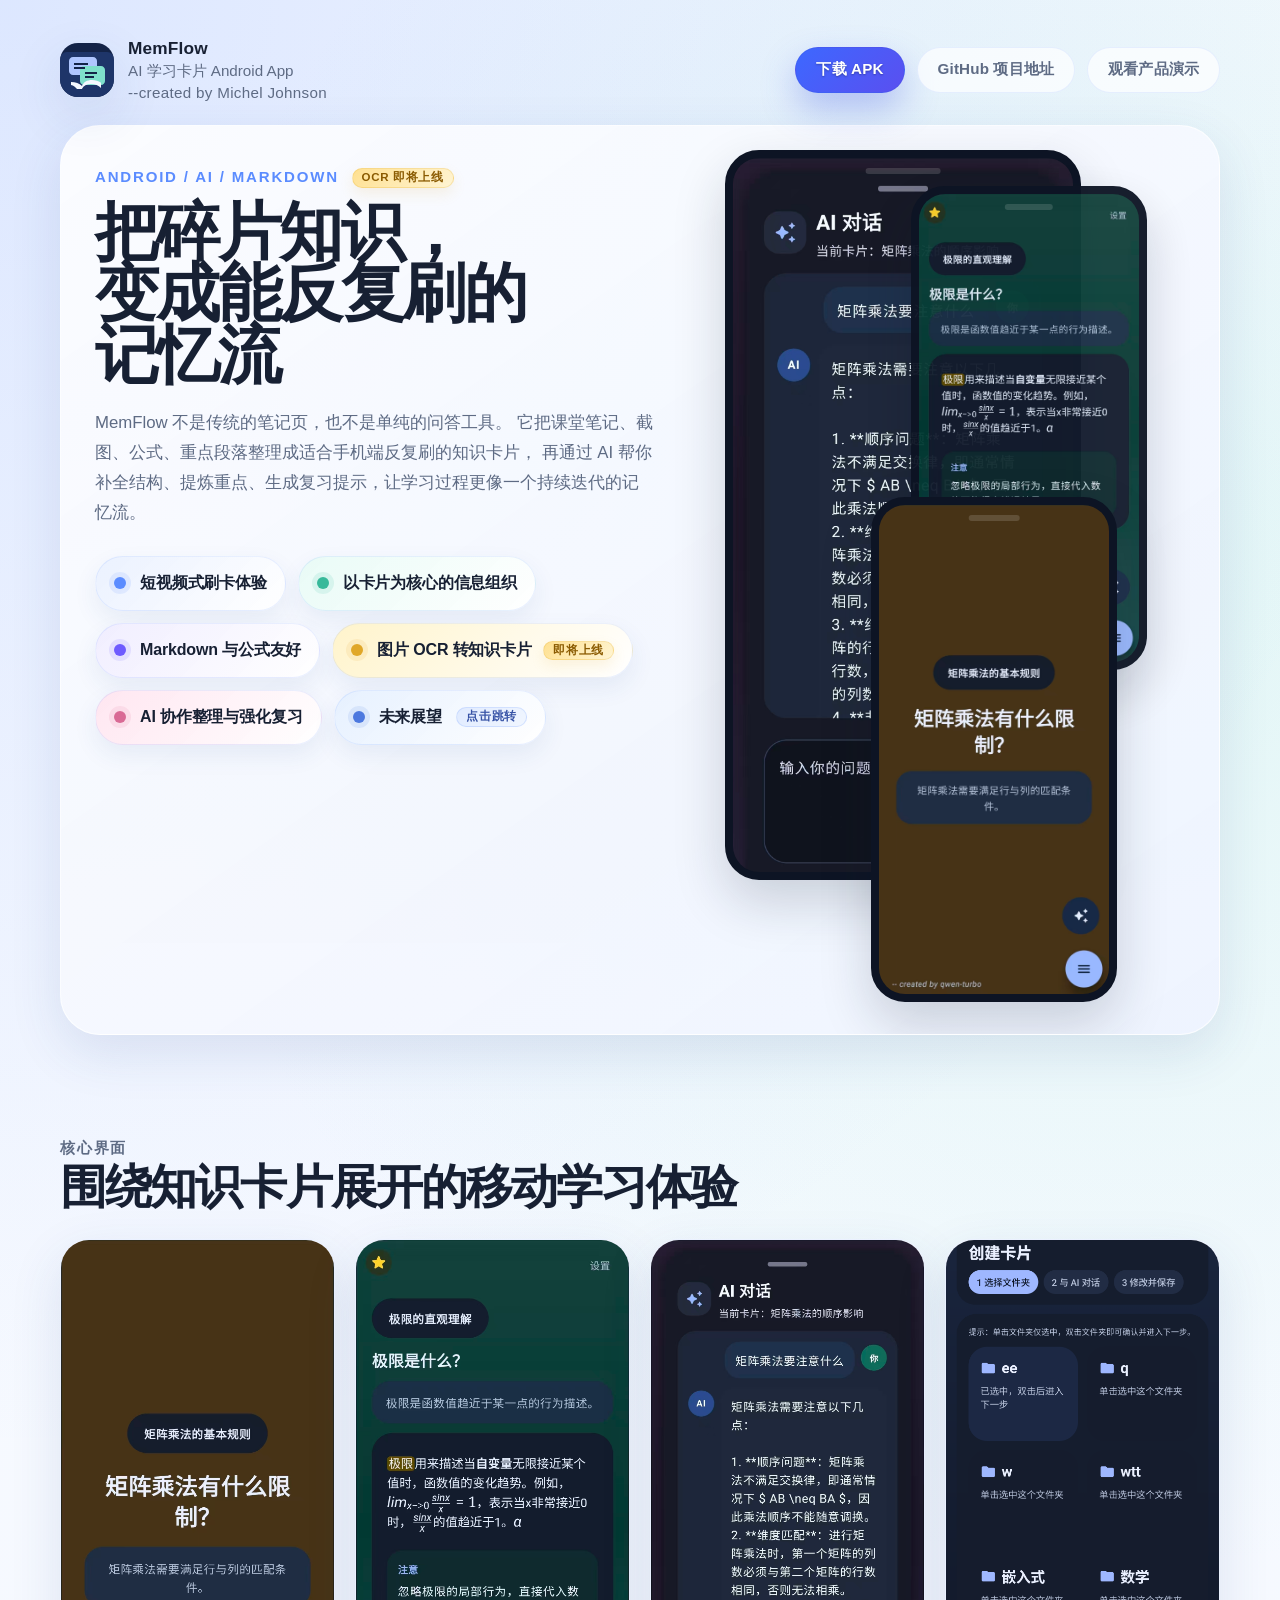
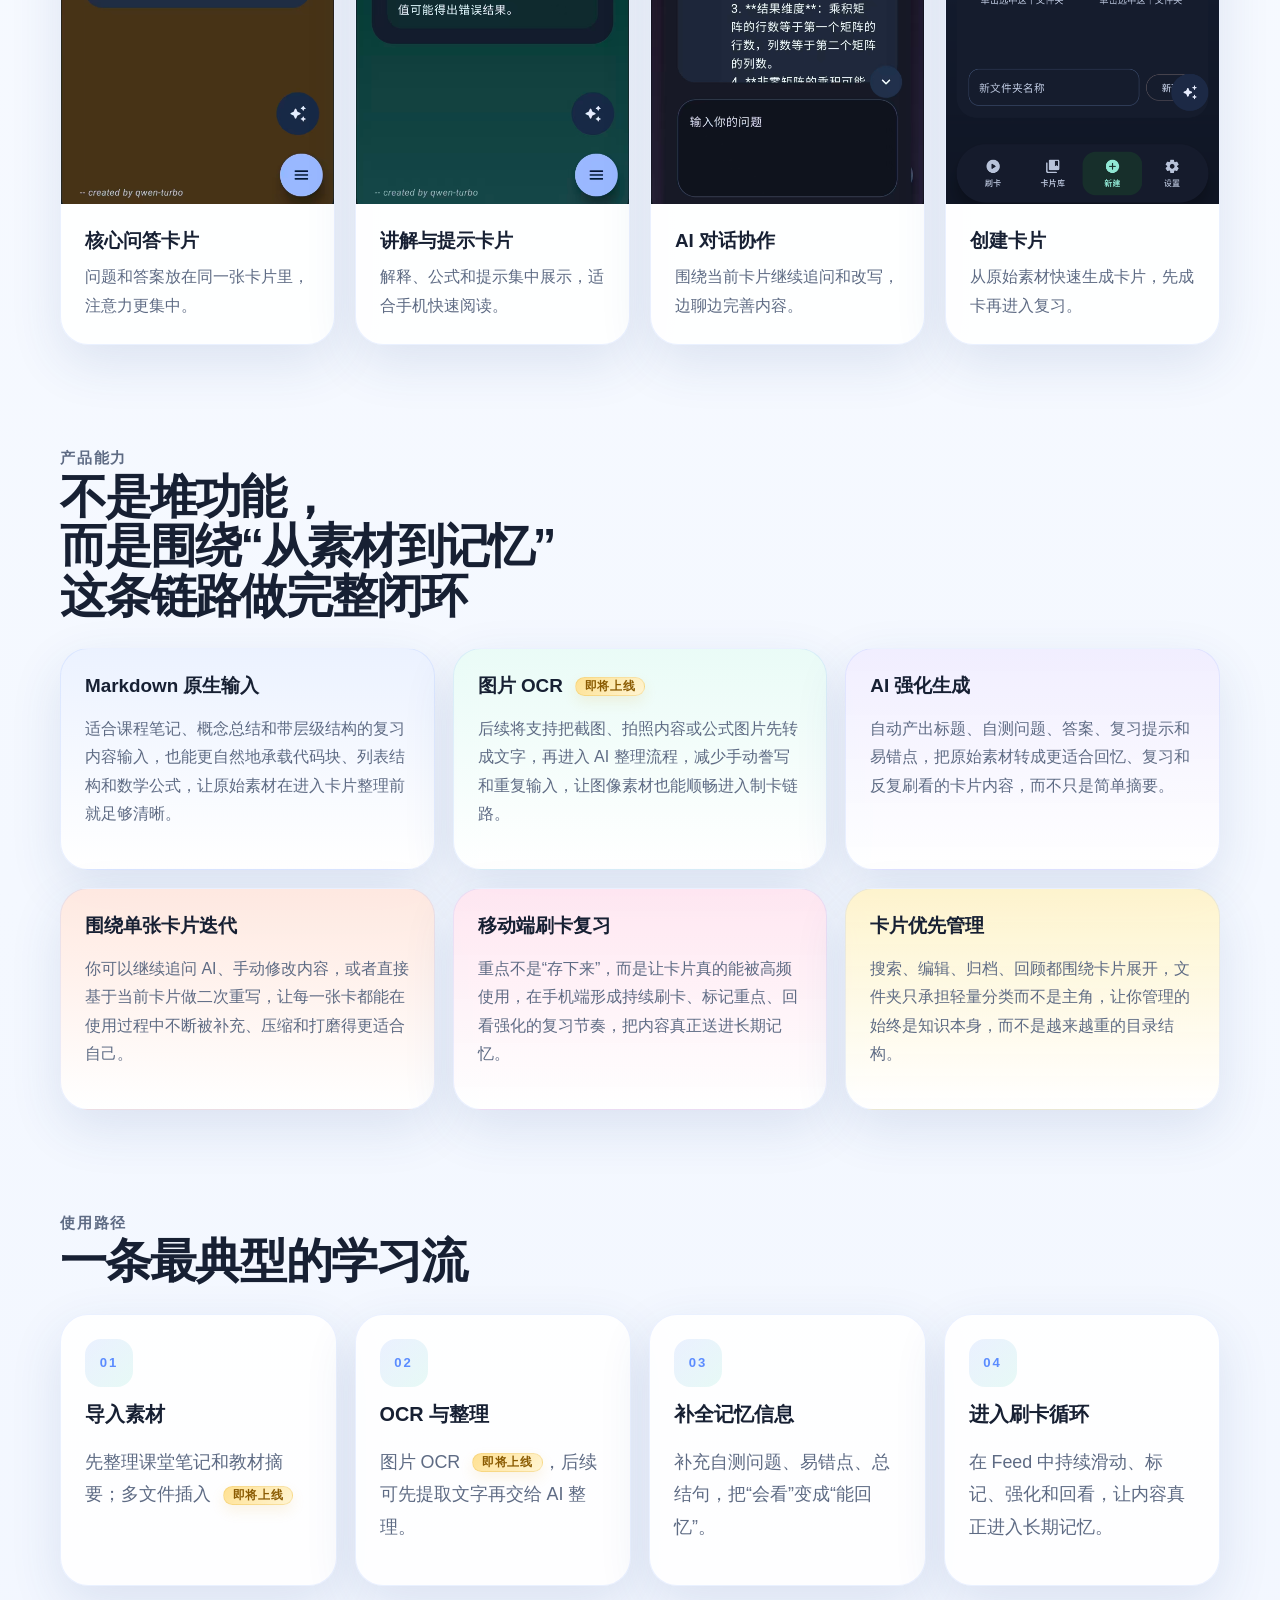
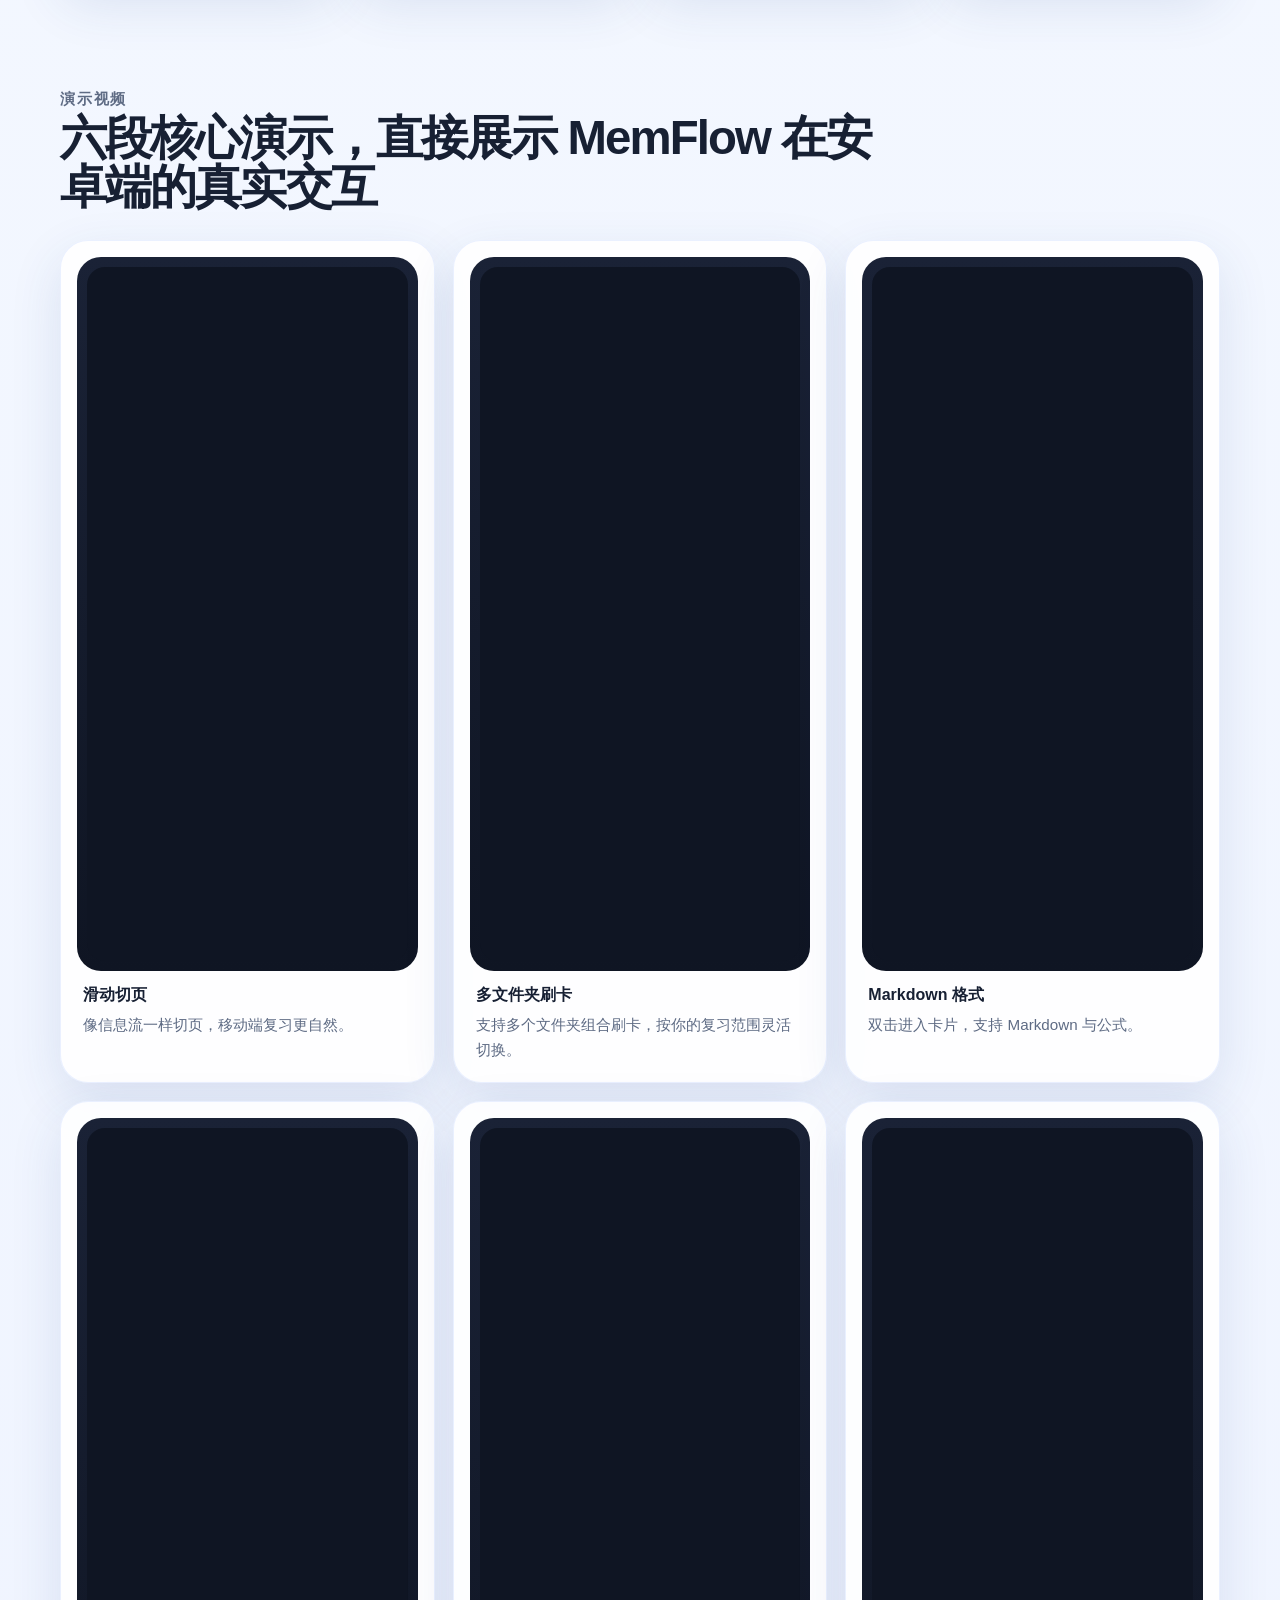
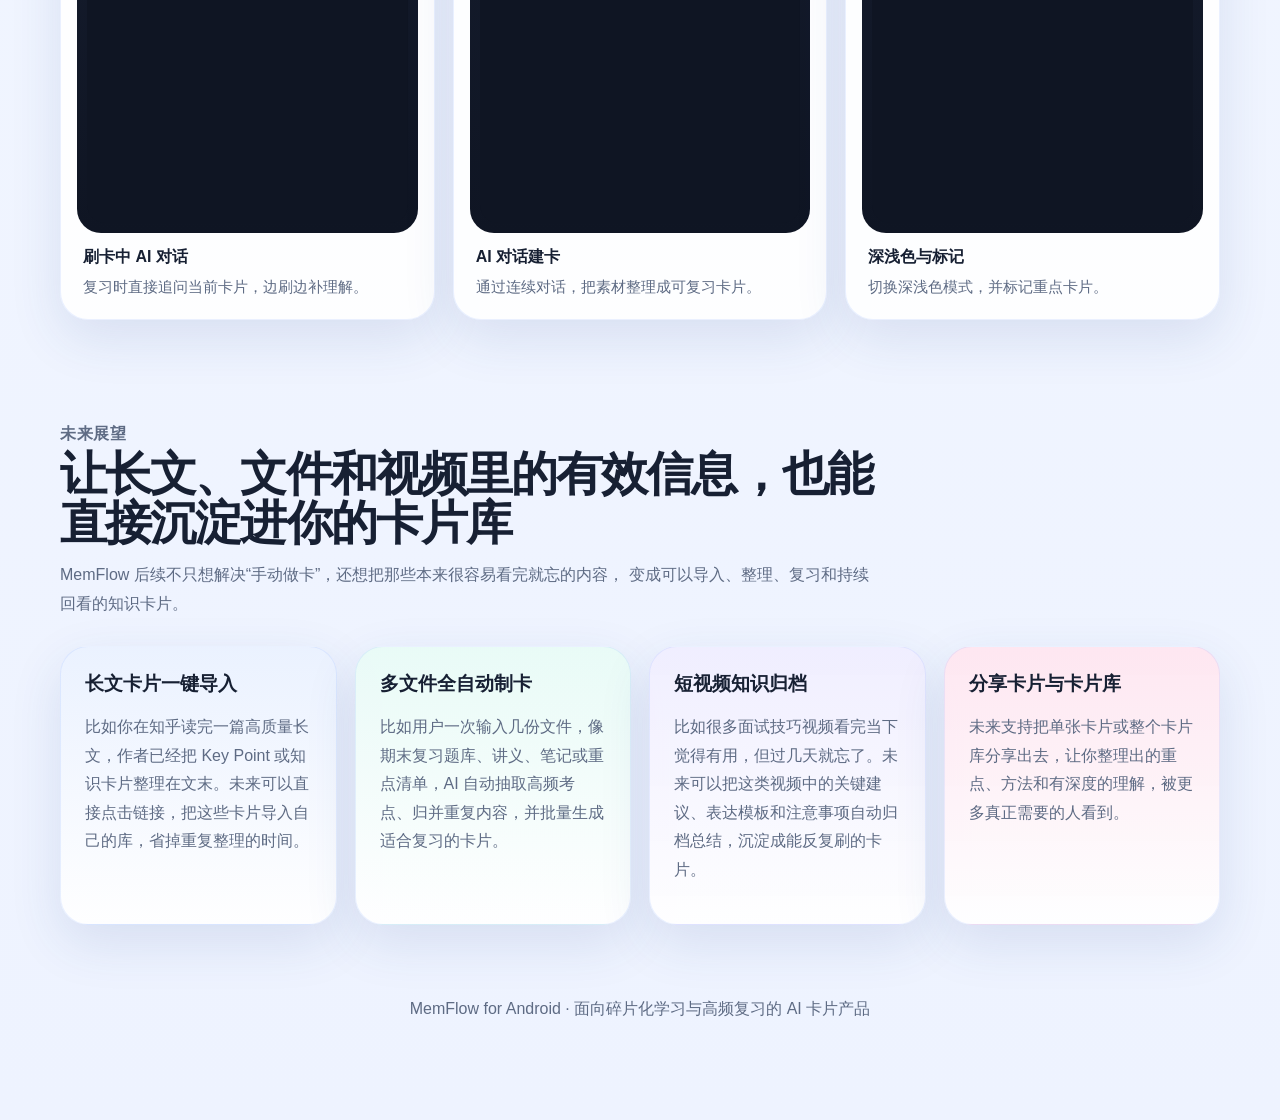
<file: docs/index.html>
﻿<!DOCTYPE html>
<html lang="zh-CN">
<head>
  <meta charset="UTF-8">
  <meta name="viewport" content="width=device-width, initial-scale=1.0">
  <title>MemFlow | 让碎片知识变成可反复刷的记忆流</title>
  <meta
    name="description"
    content="MemFlow 是一款面向安卓端的 AI 学习卡片应用，支持 Markdown、AI 强化整理与短视频式刷卡复习；OCR 与多文件导入即将上线。"
  >
  <link rel="stylesheet" href="./styles.css">
</head>
<body>
  <div class="page-shell">
    <header class="hero" id="top">
      <nav class="topbar" aria-label="主导航">
        <a class="brand" href="#top">
          <img class="brand-logo" src="./logo.svg" alt="MemFlow 标志">
          <span class="brand-copy">
            <strong>MemFlow</strong>
            <span>AI 学习卡片 Android App</span>
            <span class="brand-credit">--created by Michel Johnson</span>
          </span>
        </a>

        <div class="topnav">
          <a class="button button-primary button-nav" href="./MemFlow-latest.apk" download="MemFlow-latest.apk">下载 APK</a>
          <a class="button button-secondary button-nav" href="https://github.com/Michel-Johnson/MemFlow" target="_blank" rel="noreferrer">GitHub 项目地址</a>
          <a class="button button-secondary button-nav" href="#demo">观看产品演示</a>
        </div>
      </nav>

      <div class="hero-panel">
        <section class="hero-copy">
          <p class="eyebrow">Android / AI / Markdown <span class="badge badge-soon">OCR 即将上线</span></p>
          <h1>把碎片知识，<br>变成能反复刷的<br>记忆流</h1>
          <p class="hero-text">
            MemFlow 不是传统的笔记页，也不是单纯的问答工具。
            它把课堂笔记、截图、公式、重点段落整理成适合手机端反复刷的知识卡片，
            再通过 AI 帮你补全结构、提炼重点、生成复习提示，让学习过程更像一个持续迭代的记忆流。
          </p>

          <ul class="hero-tags" aria-label="产品关键词">
            <li>短视频式刷卡体验</li>
            <li>以卡片为核心的信息组织</li>
            <li>Markdown 与公式友好</li>
            <li>图片 OCR 转知识卡片 <span class="badge badge-soon">即将上线</span></li>
            <li>AI 协作整理与强化复习</li>
            <li>
              <a class="hero-tag-link" href="#future">
                未来展望
                <span class="badge badge-link">点击跳转</span>
              </a>
            </li>
          </ul>
        </section>

        <section class="hero-devices" aria-label="MemFlow 安卓端界面预览">
          <article class="device-frame device-main">
            <img src="./card-3.jpg" alt="MemFlow AI 对话卡片界面">
          </article>
          <article class="device-frame device-create">
            <img src="./card-2.jpg" alt="MemFlow 讲解卡片界面">
          </article>
          <article class="device-frame device-feed">
            <img src="./card-1.jpg" alt="MemFlow 问答卡片界面">
          </article>
        </section>
      </div>
    </header>

    <main>
      <section id="overview" class="section">
        <div class="section-heading">
          <p class="section-label">核心界面</p>
          <h2>围绕知识卡片展开的移动学习体验</h2>
        </div>

        <div class="screen-grid">
          <figure class="screen-card">
            <button class="screen-card-media" type="button" aria-label="预览 MemFlow 问答卡片界面">
              <img src="./card-1.jpg" alt="MemFlow 问答卡片界面">
            </button>
            <figcaption>
              <strong>核心问答卡片</strong>
              <span>问题和答案放在同一张卡片里，注意力更集中。</span>
            </figcaption>
          </figure>

          <figure class="screen-card">
            <button class="screen-card-media" type="button" aria-label="预览 MemFlow 讲解卡片界面">
              <img src="./card-2.jpg" alt="MemFlow 讲解卡片界面">
            </button>
            <figcaption>
              <strong>讲解与提示卡片</strong>
              <span>解释、公式和提示集中展示，适合手机快速阅读。</span>
            </figcaption>
          </figure>

          <figure class="screen-card">
            <button class="screen-card-media" type="button" aria-label="预览 MemFlow AI 对话界面">
              <img src="./card-3.jpg" alt="MemFlow AI 对话界面">
            </button>
            <figcaption>
              <strong>AI 对话协作</strong>
              <span>围绕当前卡片继续追问和改写，边聊边完善内容。</span>
            </figcaption>
          </figure>

          <figure class="screen-card">
            <button class="screen-card-media" type="button" aria-label="预览 MemFlow 创建卡片界面">
              <img src="./memflow_create.png" alt="MemFlow 创建卡片界面">
            </button>
            <figcaption>
              <strong>创建卡片</strong>
              <span>从原始素材快速生成卡片，先成卡再进入复习。</span>
            </figcaption>
          </figure>
        </div>
      </section>

      <section id="features" class="section">
        <div class="section-heading">
          <p class="section-label">产品能力</p>
          <h2>不是堆功能，<br>而是围绕“从素材到记忆”<br>这条链路做完整闭环</h2>
        </div>

        <div class="feature-grid features-grid">
          <article class="feature-card tone-blue">
            <h3>Markdown 原生输入</h3>
            <p>适合课程笔记、概念总结和带层级结构的复习内容输入，也能更自然地承载代码块、列表结构和数学公式，让原始素材在进入卡片整理前就足够清晰。</p>
          </article>

          <article class="feature-card tone-mint">
            <h3>图片 OCR <span class="badge badge-soon">即将上线</span></h3>
            <p>后续将支持把截图、拍照内容或公式图片先转成文字，再进入 AI 整理流程，减少手动誊写和重复输入，让图像素材也能顺畅进入制卡链路。</p>
          </article>

          <article class="feature-card tone-indigo">
            <h3>AI 强化生成</h3>
            <p>自动产出标题、自测问题、答案、复习提示和易错点，把原始素材转成更适合回忆、复习和反复刷看的卡片内容，而不只是简单摘要。</p>
          </article>

          <article class="feature-card tone-peach">
            <h3>围绕单张卡片迭代</h3>
            <p>你可以继续追问 AI、手动修改内容，或者直接基于当前卡片做二次重写，让每一张卡都能在使用过程中不断被补充、压缩和打磨得更适合自己。</p>
          </article>

          <article class="feature-card tone-rose">
            <h3>移动端刷卡复习</h3>
            <p>重点不是“存下来”，而是让卡片真的能被高频使用，在手机端形成持续刷卡、标记重点、回看强化的复习节奏，把内容真正送进长期记忆。</p>
          </article>

          <article class="feature-card tone-butter">
            <h3>卡片优先管理</h3>
            <p>搜索、编辑、归档、回顾都围绕卡片展开，文件夹只承担轻量分类而不是主角，让你管理的始终是知识本身，而不是越来越重的目录结构。</p>
          </article>
        </div>
      </section>

      <section class="section workflow">
        <div class="section-heading">
          <p class="section-label">使用路径</p>
          <h2>一条最典型的学习流</h2>
        </div>

        <div class="timeline">
          <article class="timeline-step">
            <span class="step-index">01</span>
            <h3>导入素材</h3>
            <p>先整理课堂笔记和教材摘要；多文件插入 <span class="badge badge-soon">即将上线</span></p>
          </article>

          <article class="timeline-step">
            <span class="step-index">02</span>
            <h3>OCR 与整理</h3>
            <p>图片 OCR <span class="badge badge-soon">即将上线</span>，后续可先提取文字再交给 AI 整理。</p>
          </article>

          <article class="timeline-step">
            <span class="step-index">03</span>
            <h3>补全记忆信息</h3>
            <p>补充自测问题、易错点、总结句，把“会看”变成“能回忆”。</p>
          </article>

          <article class="timeline-step">
            <span class="step-index">04</span>
            <h3>进入刷卡循环</h3>
            <p>在 Feed 中持续滑动、标记、强化和回看，让内容真正进入长期记忆。</p>
          </article>
        </div>
      </section>

      <section id="demo" class="section">
        <div class="section-heading">
          <p class="section-label">演示视频</p>
          <h2>六段核心演示，直接展示 MemFlow 在安卓端的真实交互</h2>
        </div>

        <div class="demo-grid">
          <article class="demo-item">
            <div class="video-shell">
              <video class="demo-video" autoplay muted loop playsinline preload="metadata">
                <source src="./demo-swipe.mp4" type="video/mp4">
                你的浏览器暂不支持 HTML5 视频播放。
              </video>
            </div>
            <div class="demo-caption">
              <strong>滑动切页</strong>
              <span>像信息流一样切页，移动端复习更自然。</span>
            </div>
          </article>

          <article class="demo-item">
            <div class="video-shell">
              <video class="demo-video" autoplay muted loop playsinline preload="metadata">
                <source src="./demo-multi-folder.mp4" type="video/mp4">
                你的浏览器暂不支持 HTML5 视频播放。
              </video>
            </div>
            <div class="demo-caption">
              <strong>多文件夹刷卡</strong>
              <span>支持多个文件夹组合刷卡，按你的复习范围灵活切换。</span>
            </div>
          </article>

          <article class="demo-item">
            <div class="video-shell">
              <video class="demo-video" autoplay muted loop playsinline preload="metadata">
                <source src="./demo-markdown.mp4" type="video/mp4">
                你的浏览器暂不支持 HTML5 视频播放。
              </video>
            </div>
            <div class="demo-caption">
              <strong>Markdown 格式</strong>
              <span>双击进入卡片，支持 Markdown 与公式。</span>
            </div>
          </article>

          <article class="demo-item">
            <div class="video-shell">
              <video class="demo-video" autoplay muted loop playsinline preload="metadata">
                <source src="./demo-feed-ai.mp4" type="video/mp4">
                你的浏览器暂不支持 HTML5 视频播放。
              </video>
            </div>
            <div class="demo-caption">
              <strong>刷卡中 AI 对话</strong>
              <span>复习时直接追问当前卡片，边刷边补理解。</span>
            </div>
          </article>

          <article class="demo-item">
            <div class="video-shell">
              <video class="demo-video" autoplay muted loop playsinline preload="metadata">
                <source src="./demo-ai-card.mp4" type="video/mp4">
                你的浏览器暂不支持 HTML5 视频播放。
              </video>
            </div>
            <div class="demo-caption">
              <strong>AI 对话建卡</strong>
              <span>通过连续对话，把素材整理成可复习卡片。</span>
            </div>
          </article>

          <article class="demo-item">
            <div class="video-shell">
              <video class="demo-video" autoplay muted loop playsinline preload="metadata">
                <source src="./demo-theme-mark.mp4" type="video/mp4">
                你的浏览器暂不支持 HTML5 视频播放。
              </video>
            </div>
            <div class="demo-caption">
              <strong>深浅色与标记</strong>
              <span>切换深浅色模式，并标记重点卡片。</span>
            </div>
          </article>
        </div>
      </section>

      <section id="future" class="section">
        <div class="section-heading">
          <p class="section-label future-section-label">未来展望</p>
          <h2>让长文、文件和视频里的有效信息，也能直接沉淀进你的卡片库</h2>
          <p>
            MemFlow 后续不只想解决“手动做卡”，还想把那些本来很容易看完就忘的内容，
            变成可以导入、整理、复习和持续回看的知识卡片。
          </p>
        </div>

        <div class="feature-grid future-grid">
          <article class="feature-card tone-blue">
            <h3>长文卡片一键导入</h3>
            <p>比如你在知乎读完一篇高质量长文，作者已经把 Key Point 或知识卡片整理在文末。未来可以直接点击链接，把这些卡片导入自己的库，省掉重复整理的时间。</p>
          </article>

          <article class="feature-card tone-mint">
            <h3>多文件全自动制卡</h3>
            <p>比如用户一次输入几份文件，像期末复习题库、讲义、笔记或重点清单，AI 自动抽取高频考点、归并重复内容，并批量生成适合复习的卡片。</p>
          </article>

          <article class="feature-card tone-indigo">
            <h3>短视频知识归档</h3>
            <p>比如很多面试技巧视频看完当下觉得有用，但过几天就忘了。未来可以把这类视频中的关键建议、表达模板和注意事项自动归档总结，沉淀成能反复刷的卡片。</p>
          </article>

          <article class="feature-card tone-rose">
            <h3>分享卡片与卡片库</h3>
            <p>未来支持把单张卡片或整个卡片库分享出去，让你整理出的重点、方法和有深度的理解，被更多真正需要的人看到。</p>
          </article>
        </div>
      </section>

    </main>

    <footer class="footer">
      <p>MemFlow for Android · 面向碎片化学习与高频复习的 AI 卡片产品</p>
    </footer>
  </div>
  <script>
    (() => {
      const heroDevices = document.querySelector(".hero-devices");
      if (!heroDevices || !window.matchMedia("(pointer: fine)").matches) return;

      const deviceFrames = Array.from(heroDevices.querySelectorAll(".device-frame"));
      if (deviceFrames.length === 0) return;

      const setActiveFrame = (nextActive) => {
        deviceFrames.forEach((frame) => {
          frame.classList.toggle("is-active", frame === nextActive);
        });
        heroDevices.classList.toggle("is-interacting", Boolean(nextActive));
      };

      heroDevices.addEventListener("mousemove", (event) => {
        const pointedFrame = document
          .elementsFromPoint(event.clientX, event.clientY)
          .find((element) => element.classList?.contains("device-frame"));

        if (pointedFrame && heroDevices.contains(pointedFrame)) {
          setActiveFrame(pointedFrame);
          return;
        }

        let nearestFrame = null;
        let nearestDistance = Number.POSITIVE_INFINITY;

        deviceFrames.forEach((frame) => {
          const rect = frame.getBoundingClientRect();
          const centerX = rect.left + rect.width / 2;
          const centerY = rect.top + rect.height / 2;
          const distance = Math.hypot(event.clientX - centerX, event.clientY - centerY);

          if (distance < nearestDistance) {
            nearestDistance = distance;
            nearestFrame = frame;
          }
        });

        setActiveFrame(nearestFrame);
      });

      heroDevices.addEventListener("mouseleave", () => {
        setActiveFrame(null);
      });
    })();
  </script>
</body>
</html>
</file>
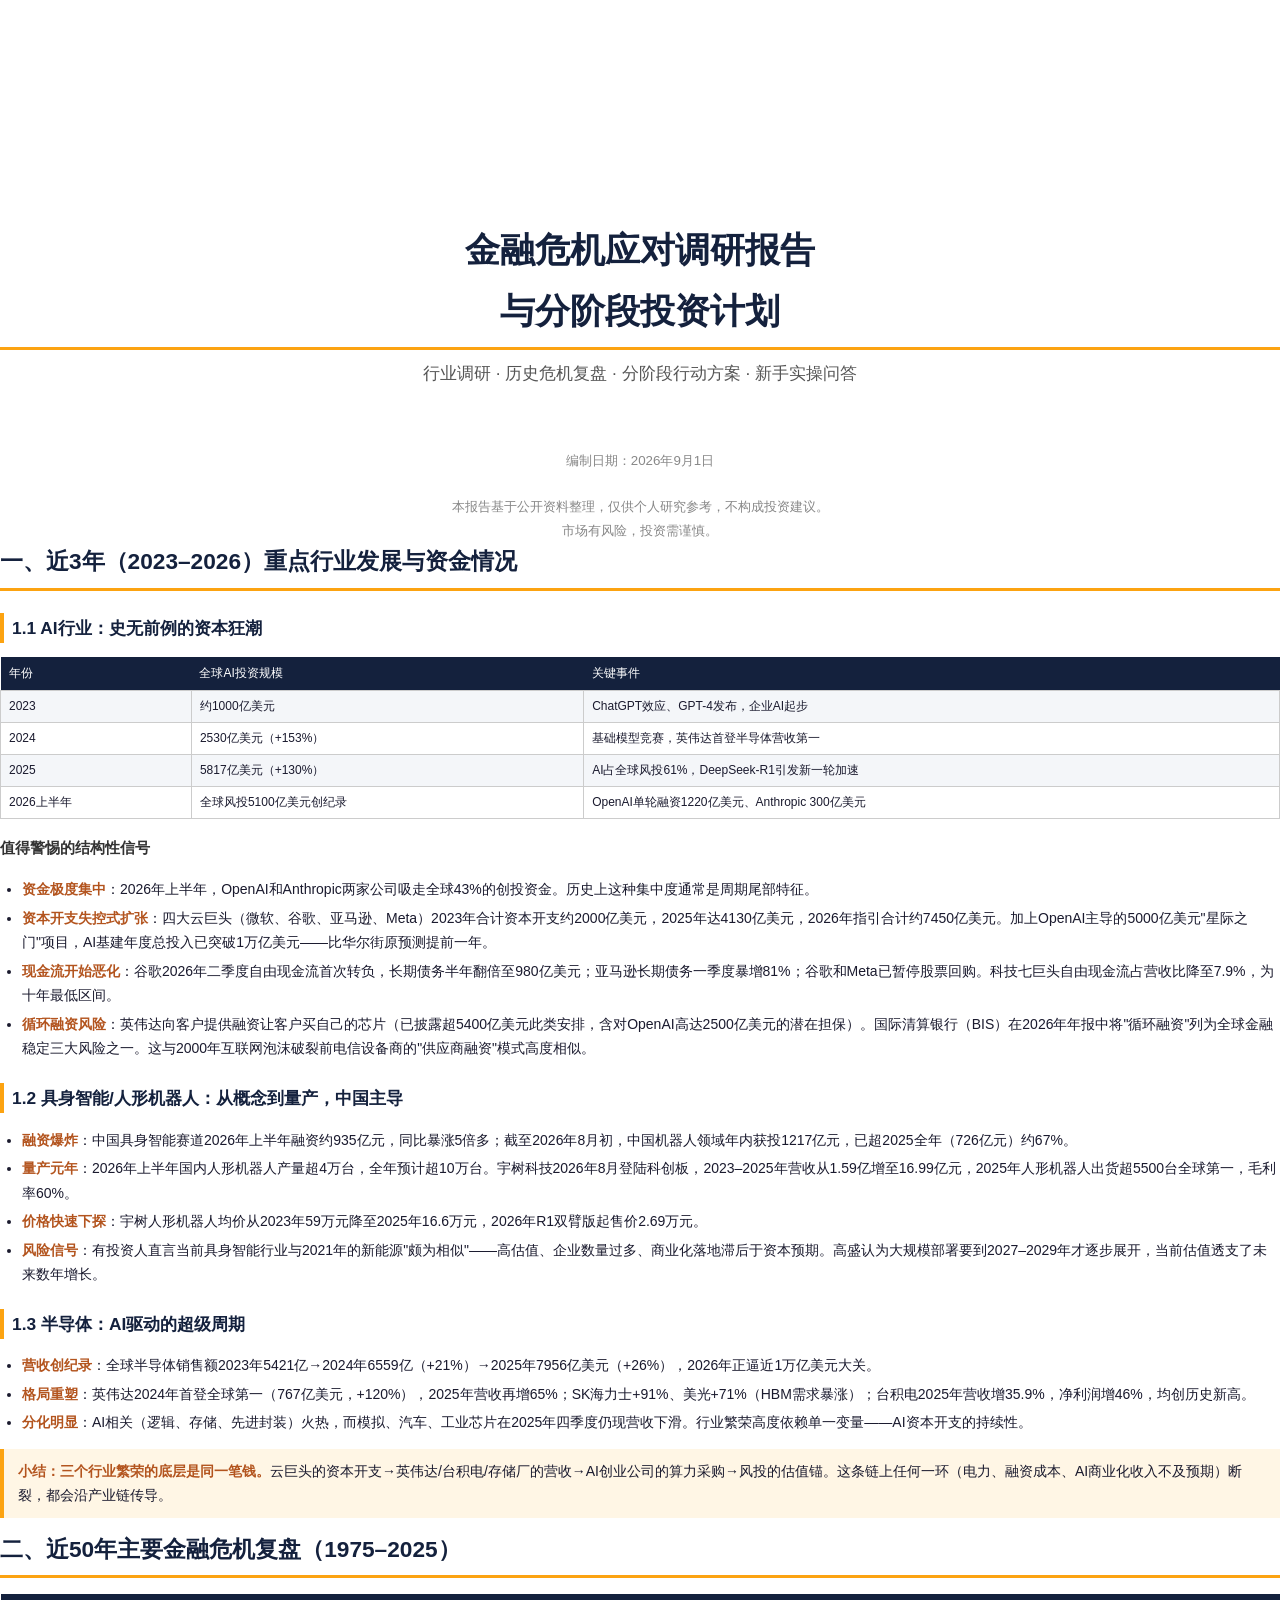
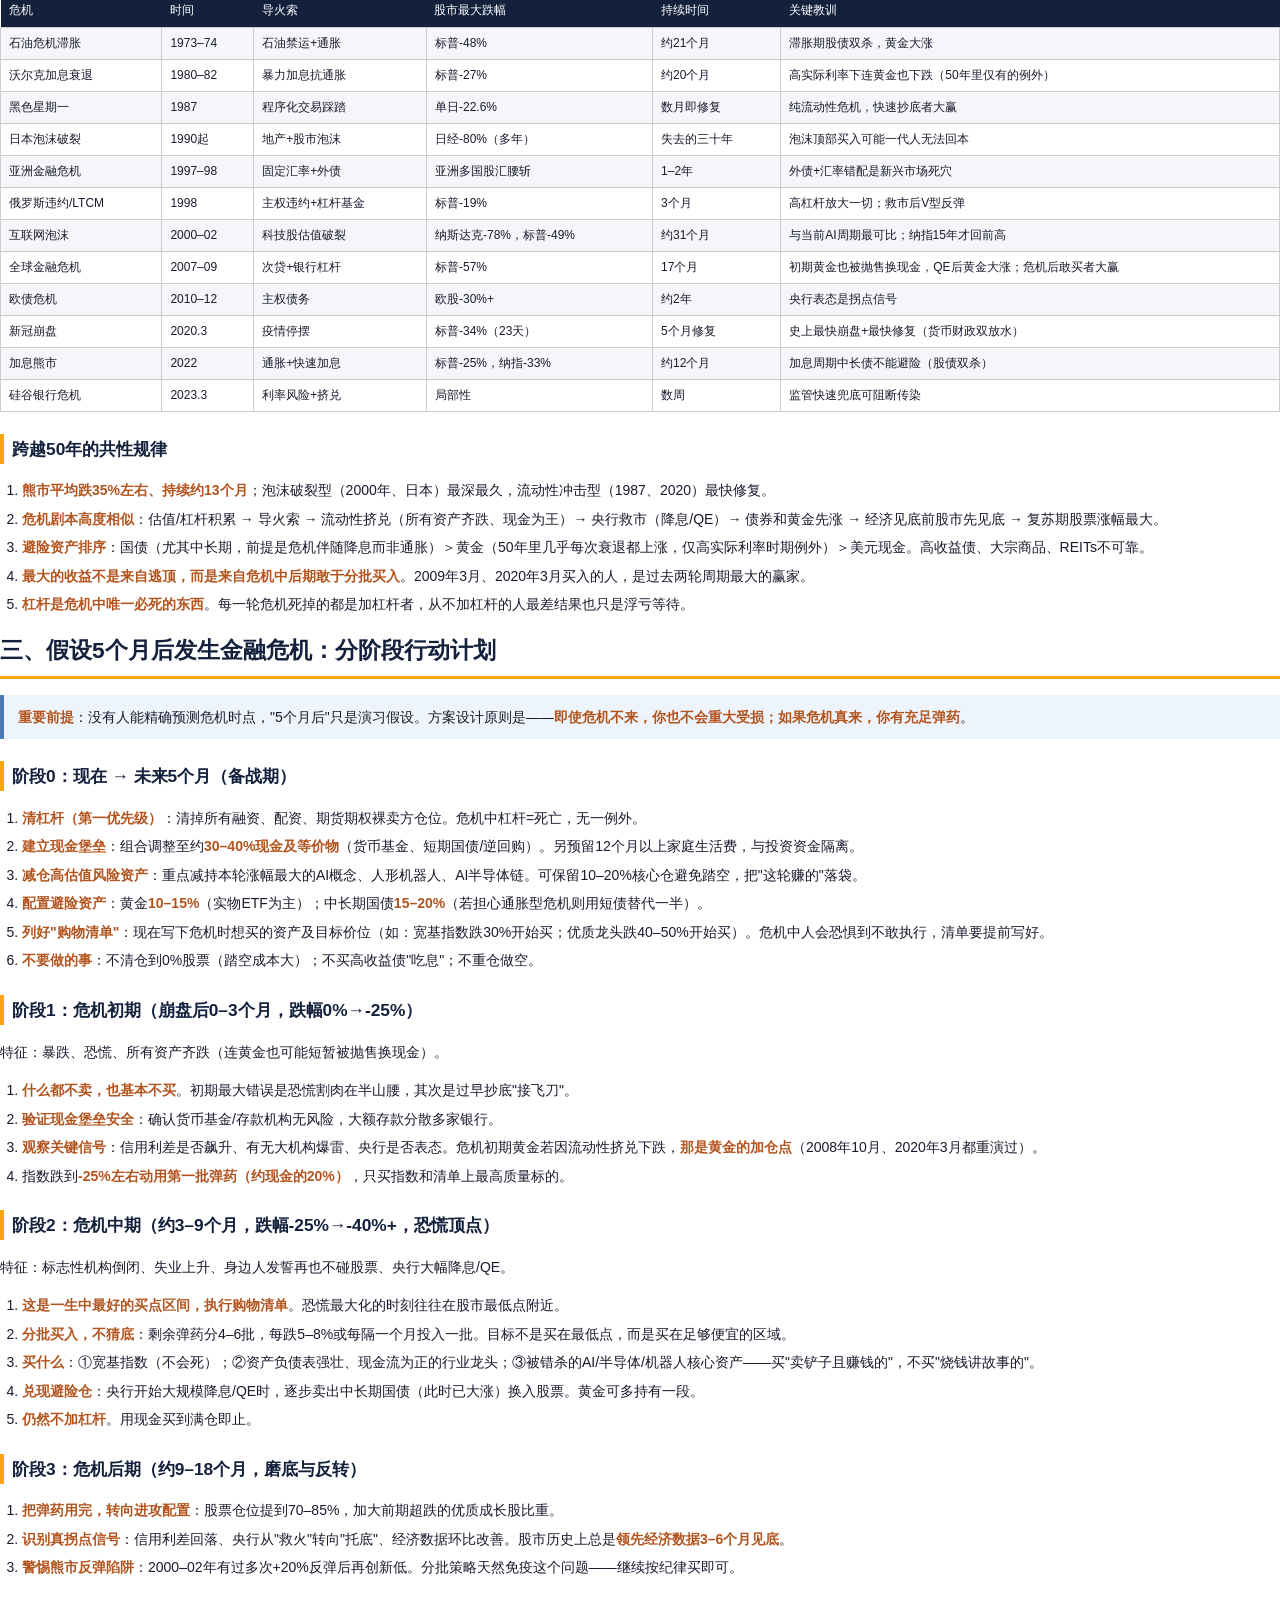
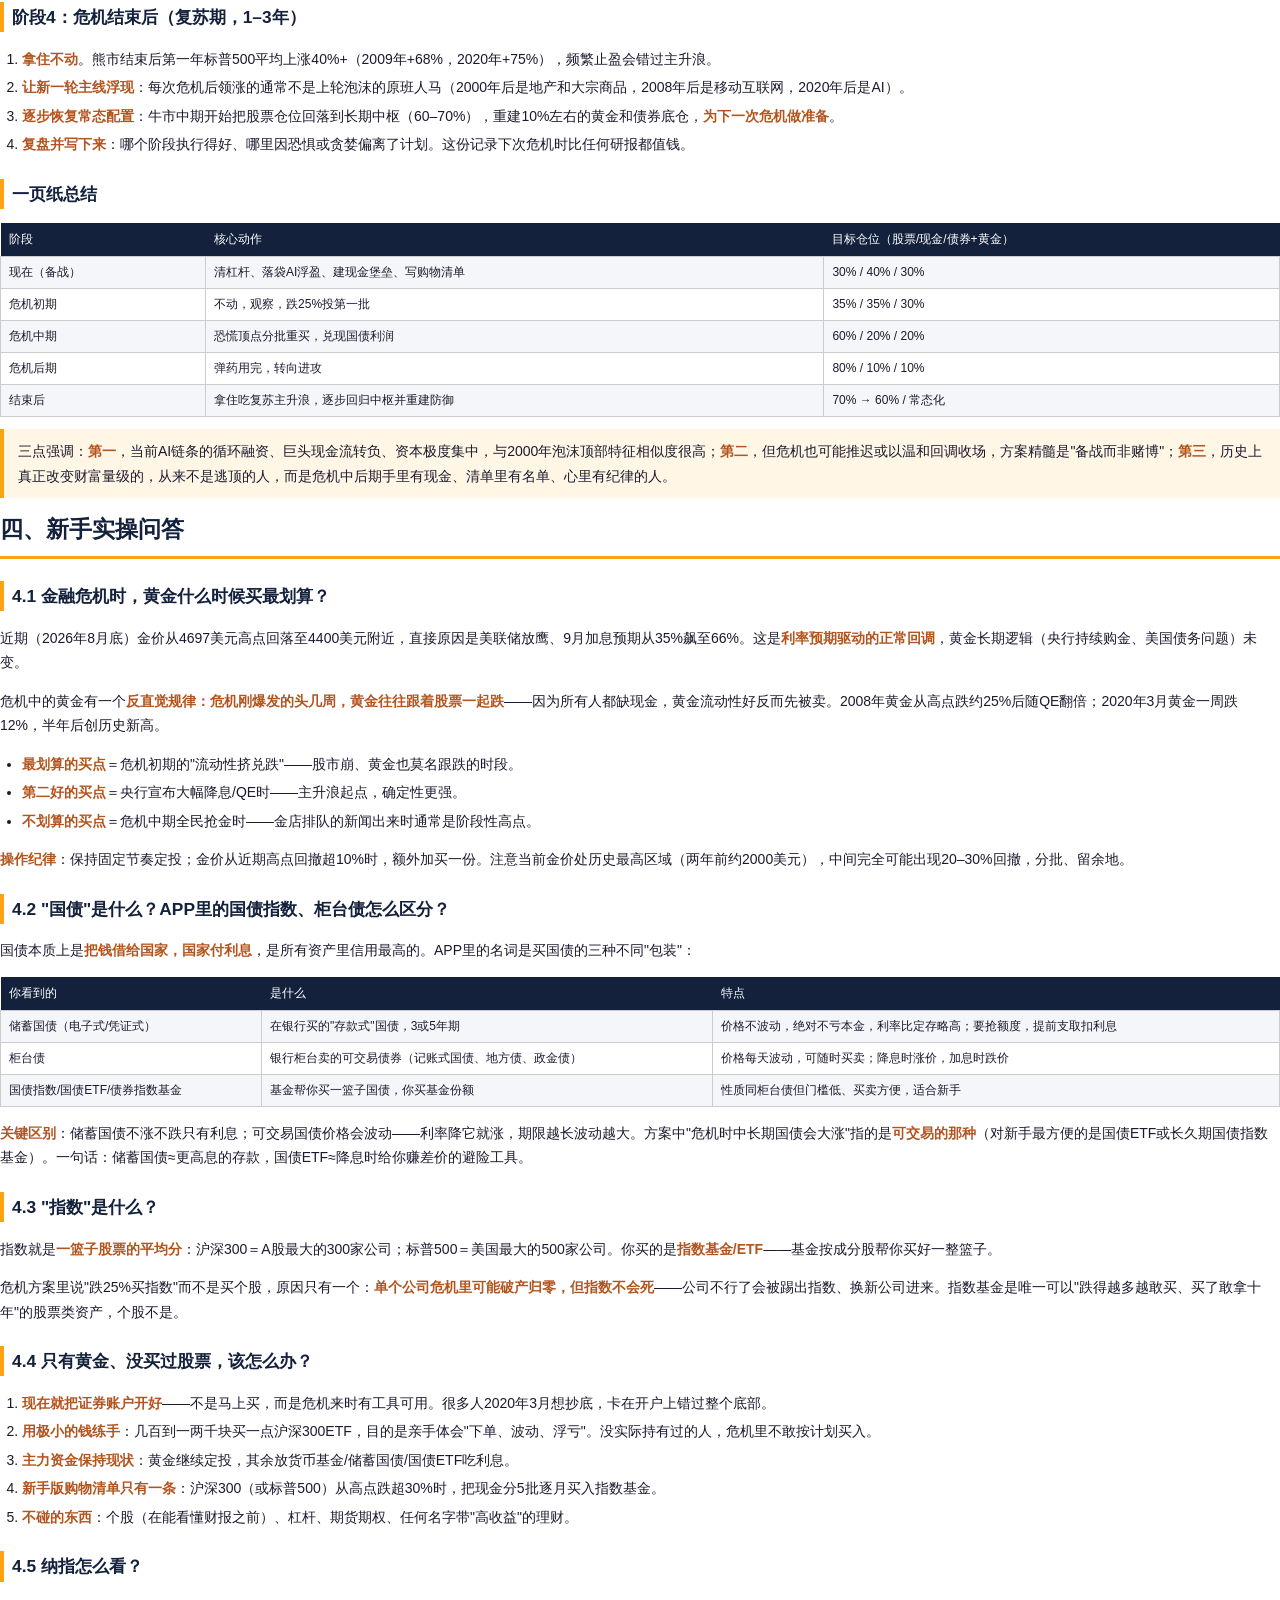
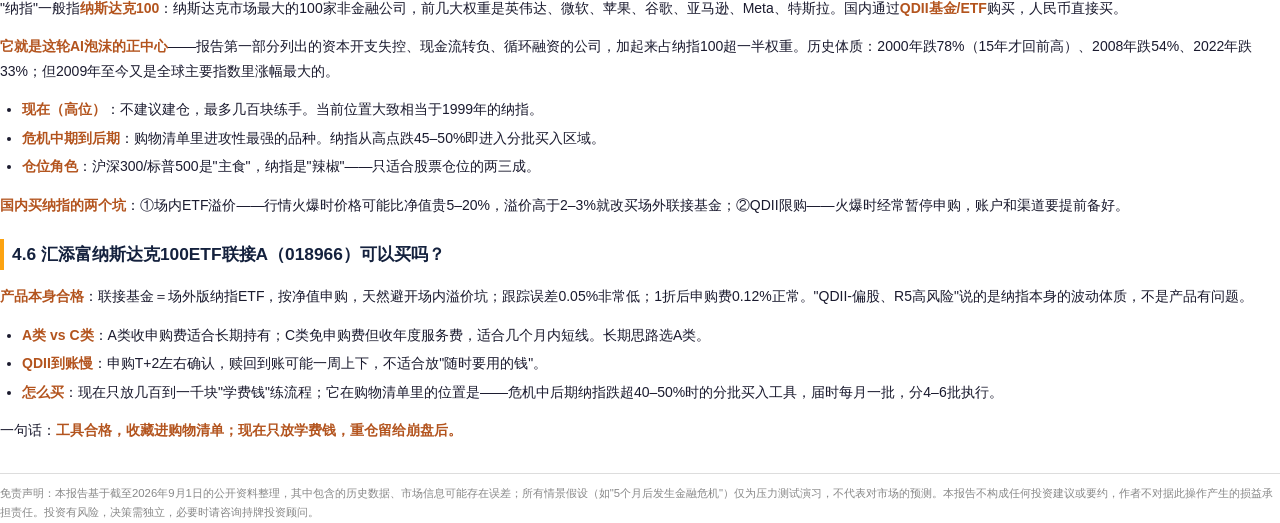
<file: reports/金融危机应对调研报告.html>
<!DOCTYPE html>
<html lang="zh-CN">
<head>
<meta charset="UTF-8">
<title>金融危机应对调研报告与分阶段投资计划</title>
<style>
  @page { size: A4; margin: 18mm 16mm; }
  * { box-sizing: border-box; }
  body {
    font-family: "WenQuanYi Micro Hei", "Droid Sans Fallback", sans-serif;
    font-size: 10.5pt; line-height: 1.75; color: #1a1a2e; margin: 0;
  }
  .cover { text-align: center; padding-top: 220px; page-break-after: always; }
  .cover h1 { font-size: 26pt; color: #14213d; margin-bottom: 8px; }
  .cover .subtitle { font-size: 13pt; color: #555; margin-bottom: 60px; }
  .cover .meta { font-size: 10pt; color: #888; }
  h1 { font-size: 17pt; color: #14213d; border-bottom: 3px solid #fca311; padding-bottom: 6px; margin-top: 0; page-break-before: always; }
  h1.first { page-break-before: avoid; }
  h2 { font-size: 13pt; color: #14213d; margin-top: 22px; border-left: 4px solid #fca311; padding-left: 8px; }
  h3 { font-size: 11.5pt; color: #333; margin-top: 16px; }
  table { border-collapse: collapse; width: 100%; margin: 12px 0; font-size: 9pt; page-break-inside: avoid; }
  th { background: #14213d; color: #fff; padding: 6px 8px; text-align: left; font-weight: normal; }
  td { border: 1px solid #ccc; padding: 5px 8px; vertical-align: top; }
  tr:nth-child(even) td { background: #f4f6f9; }
  .warn { background: #fff6e5; border-left: 4px solid #fca311; padding: 10px 14px; margin: 12px 0; }
  .note { background: #eef4fb; border-left: 4px solid #4a7ab5; padding: 10px 14px; margin: 12px 0; }
  ul, ol { padding-left: 22px; }
  li { margin-bottom: 4px; }
  strong { color: #b3541e; }
  .footer-disclaimer { font-size: 8.5pt; color: #888; border-top: 1px solid #ddd; margin-top: 30px; padding-top: 10px; }
</style>
</head>
<body>

<div class="cover">
  <h1>金融危机应对调研报告<br>与分阶段投资计划</h1>
  <div class="subtitle">行业调研 · 历史危机复盘 · 分阶段行动方案 · 新手实操问答</div>
  <div class="meta">
    编制日期：2026年9月1日<br><br>
    本报告基于公开资料整理，仅供个人研究参考，不构成投资建议。<br>
    市场有风险，投资需谨慎。
  </div>
</div>

<h1 class="first">一、近3年（2023–2026）重点行业发展与资金情况</h1>

<h2>1.1 AI行业：史无前例的资本狂潮</h2>
<table>
  <tr><th>年份</th><th>全球AI投资规模</th><th>关键事件</th></tr>
  <tr><td>2023</td><td>约1000亿美元</td><td>ChatGPT效应、GPT-4发布，企业AI起步</td></tr>
  <tr><td>2024</td><td>2530亿美元（+153%）</td><td>基础模型竞赛，英伟达首登半导体营收第一</td></tr>
  <tr><td>2025</td><td>5817亿美元（+130%）</td><td>AI占全球风投61%，DeepSeek-R1引发新一轮加速</td></tr>
  <tr><td>2026上半年</td><td>全球风投5100亿美元创纪录</td><td>OpenAI单轮融资1220亿美元、Anthropic 300亿美元</td></tr>
</table>

<h3>值得警惕的结构性信号</h3>
<ul>
  <li><strong>资金极度集中</strong>：2026年上半年，OpenAI和Anthropic两家公司吸走全球43%的创投资金。历史上这种集中度通常是周期尾部特征。</li>
  <li><strong>资本开支失控式扩张</strong>：四大云巨头（微软、谷歌、亚马逊、Meta）2023年合计资本开支约2000亿美元，2025年达4130亿美元，2026年指引合计约7450亿美元。加上OpenAI主导的5000亿美元"星际之门"项目，AI基建年度总投入已突破1万亿美元——比华尔街原预测提前一年。</li>
  <li><strong>现金流开始恶化</strong>：谷歌2026年二季度自由现金流首次转负，长期债务半年翻倍至980亿美元；亚马逊长期债务一季度暴增81%；谷歌和Meta已暂停股票回购。科技七巨头自由现金流占营收比降至7.9%，为十年最低区间。</li>
  <li><strong>循环融资风险</strong>：英伟达向客户提供融资让客户买自己的芯片（已披露超5400亿美元此类安排，含对OpenAI高达2500亿美元的潜在担保）。国际清算银行（BIS）在2026年年报中将"循环融资"列为全球金融稳定三大风险之一。这与2000年互联网泡沫破裂前电信设备商的"供应商融资"模式高度相似。</li>
</ul>

<h2>1.2 具身智能/人形机器人：从概念到量产，中国主导</h2>
<ul>
  <li><strong>融资爆炸</strong>：中国具身智能赛道2026年上半年融资约935亿元，同比暴涨5倍多；截至2026年8月初，中国机器人领域年内获投1217亿元，已超2025全年（726亿元）约67%。</li>
  <li><strong>量产元年</strong>：2026年上半年国内人形机器人产量超4万台，全年预计超10万台。宇树科技2026年8月登陆科创板，2023–2025年营收从1.59亿增至16.99亿元，2025年人形机器人出货超5500台全球第一，毛利率60%。</li>
  <li><strong>价格快速下探</strong>：宇树人形机器人均价从2023年59万元降至2025年16.6万元，2026年R1双臂版起售价2.69万元。</li>
  <li><strong>风险信号</strong>：有投资人直言当前具身智能行业与2021年的新能源"颇为相似"——高估值、企业数量过多、商业化落地滞后于资本预期。高盛认为大规模部署要到2027–2029年才逐步展开，当前估值透支了未来数年增长。</li>
</ul>

<h2>1.3 半导体：AI驱动的超级周期</h2>
<ul>
  <li><strong>营收创纪录</strong>：全球半导体销售额2023年5421亿→2024年6559亿（+21%）→2025年7956亿美元（+26%），2026年正逼近1万亿美元大关。</li>
  <li><strong>格局重塑</strong>：英伟达2024年首登全球第一（767亿美元，+120%），2025年营收再增65%；SK海力士+91%、美光+71%（HBM需求暴涨）；台积电2025年营收增35.9%，净利润增46%，均创历史新高。</li>
  <li><strong>分化明显</strong>：AI相关（逻辑、存储、先进封装）火热，而模拟、汽车、工业芯片在2025年四季度仍现营收下滑。行业繁荣高度依赖单一变量——AI资本开支的持续性。</li>
</ul>

<div class="warn"><strong>小结：三个行业繁荣的底层是同一笔钱。</strong>云巨头的资本开支→英伟达/台积电/存储厂的营收→AI创业公司的算力采购→风投的估值锚。这条链上任何一环（电力、融资成本、AI商业化收入不及预期）断裂，都会沿产业链传导。</div>

<h1>二、近50年主要金融危机复盘（1975–2025）</h1>

<table>
  <tr><th>危机</th><th>时间</th><th>导火索</th><th>股市最大跌幅</th><th>持续时间</th><th>关键教训</th></tr>
  <tr><td>石油危机滞胀</td><td>1973–74</td><td>石油禁运+通胀</td><td>标普-48%</td><td>约21个月</td><td>滞胀期股债双杀，黄金大涨</td></tr>
  <tr><td>沃尔克加息衰退</td><td>1980–82</td><td>暴力加息抗通胀</td><td>标普-27%</td><td>约20个月</td><td>高实际利率下连黄金也下跌（50年里仅有的例外）</td></tr>
  <tr><td>黑色星期一</td><td>1987</td><td>程序化交易踩踏</td><td>单日-22.6%</td><td>数月即修复</td><td>纯流动性危机，快速抄底者大赢</td></tr>
  <tr><td>日本泡沫破裂</td><td>1990起</td><td>地产+股市泡沫</td><td>日经-80%（多年）</td><td>失去的三十年</td><td>泡沫顶部买入可能一代人无法回本</td></tr>
  <tr><td>亚洲金融危机</td><td>1997–98</td><td>固定汇率+外债</td><td>亚洲多国股汇腰斩</td><td>1–2年</td><td>外债+汇率错配是新兴市场死穴</td></tr>
  <tr><td>俄罗斯违约/LTCM</td><td>1998</td><td>主权违约+杠杆基金</td><td>标普-19%</td><td>3个月</td><td>高杠杆放大一切；救市后V型反弹</td></tr>
  <tr><td>互联网泡沫</td><td>2000–02</td><td>科技股估值破裂</td><td>纳斯达克-78%，标普-49%</td><td>约31个月</td><td>与当前AI周期最可比；纳指15年才回前高</td></tr>
  <tr><td>全球金融危机</td><td>2007–09</td><td>次贷+银行杠杆</td><td>标普-57%</td><td>17个月</td><td>初期黄金也被抛售换现金，QE后黄金大涨；危机后敢买者大赢</td></tr>
  <tr><td>欧债危机</td><td>2010–12</td><td>主权债务</td><td>欧股-30%+</td><td>约2年</td><td>央行表态是拐点信号</td></tr>
  <tr><td>新冠崩盘</td><td>2020.3</td><td>疫情停摆</td><td>标普-34%（23天）</td><td>5个月修复</td><td>史上最快崩盘+最快修复（货币财政双放水）</td></tr>
  <tr><td>加息熊市</td><td>2022</td><td>通胀+快速加息</td><td>标普-25%，纳指-33%</td><td>约12个月</td><td>加息周期中长债不能避险（股债双杀）</td></tr>
  <tr><td>硅谷银行危机</td><td>2023.3</td><td>利率风险+挤兑</td><td>局部性</td><td>数周</td><td>监管快速兜底可阻断传染</td></tr>
</table>

<h2>跨越50年的共性规律</h2>
<ol>
  <li><strong>熊市平均跌35%左右、持续约13个月</strong>；泡沫破裂型（2000年、日本）最深最久，流动性冲击型（1987、2020）最快修复。</li>
  <li><strong>危机剧本高度相似</strong>：估值/杠杆积累 → 导火索 → 流动性挤兑（所有资产齐跌、现金为王）→ 央行救市（降息/QE）→ 债券和黄金先涨 → 经济见底前股市先见底 → 复苏期股票涨幅最大。</li>
  <li><strong>避险资产排序</strong>：国债（尤其中长期，前提是危机伴随降息而非通胀）＞黄金（50年里几乎每次衰退都上涨，仅高实际利率时期例外）＞美元现金。高收益债、大宗商品、REITs不可靠。</li>
  <li><strong>最大的收益不是来自逃顶，而是来自危机中后期敢于分批买入</strong>。2009年3月、2020年3月买入的人，是过去两轮周期最大的赢家。</li>
  <li><strong>杠杆是危机中唯一必死的东西</strong>。每一轮危机死掉的都是加杠杆者，从不加杠杆的人最差结果也只是浮亏等待。</li>
</ol>

<h1>三、假设5个月后发生金融危机：分阶段行动计划</h1>

<div class="note"><strong>重要前提</strong>：没有人能精确预测危机时点，"5个月后"只是演习假设。方案设计原则是——<strong>即使危机不来，你也不会重大受损；如果危机真来，你有充足弹药</strong>。</div>

<h2>阶段0：现在 → 未来5个月（备战期）</h2>
<ol>
  <li><strong>清杠杆（第一优先级）</strong>：清掉所有融资、配资、期货期权裸卖方仓位。危机中杠杆=死亡，无一例外。</li>
  <li><strong>建立现金堡垒</strong>：组合调整至约<strong>30–40%现金及等价物</strong>（货币基金、短期国债/逆回购）。另预留12个月以上家庭生活费，与投资资金隔离。</li>
  <li><strong>减仓高估值风险资产</strong>：重点减持本轮涨幅最大的AI概念、人形机器人、AI半导体链。可保留10–20%核心仓避免踏空，把"这轮赚的"落袋。</li>
  <li><strong>配置避险资产</strong>：黄金<strong>10–15%</strong>（实物ETF为主）；中长期国债<strong>15–20%</strong>（若担心通胀型危机则用短债替代一半）。</li>
  <li><strong>列好"购物清单"</strong>：现在写下危机时想买的资产及目标价位（如：宽基指数跌30%开始买；优质龙头跌40–50%开始买）。危机中人会恐惧到不敢执行，清单要提前写好。</li>
  <li><strong>不要做的事</strong>：不清仓到0%股票（踏空成本大）；不买高收益债"吃息"；不重仓做空。</li>
</ol>

<h2>阶段1：危机初期（崩盘后0–3个月，跌幅0%→-25%）</h2>
<p>特征：暴跌、恐慌、所有资产齐跌（连黄金也可能短暂被抛售换现金）。</p>
<ol>
  <li><strong>什么都不卖，也基本不买</strong>。初期最大错误是恐慌割肉在半山腰，其次是过早抄底"接飞刀"。</li>
  <li><strong>验证现金堡垒安全</strong>：确认货币基金/存款机构无风险，大额存款分散多家银行。</li>
  <li><strong>观察关键信号</strong>：信用利差是否飙升、有无大机构爆雷、央行是否表态。危机初期黄金若因流动性挤兑下跌，<strong>那是黄金的加仓点</strong>（2008年10月、2020年3月都重演过）。</li>
  <li>指数跌到<strong>-25%左右动用第一批弹药（约现金的20%）</strong>，只买指数和清单上最高质量标的。</li>
</ol>

<h2>阶段2：危机中期（约3–9个月，跌幅-25%→-40%+，恐慌顶点）</h2>
<p>特征：标志性机构倒闭、失业上升、身边人发誓再也不碰股票、央行大幅降息/QE。</p>
<ol>
  <li><strong>这是一生中最好的买点区间，执行购物清单</strong>。恐慌最大化的时刻往往在股市最低点附近。</li>
  <li><strong>分批买入，不猜底</strong>：剩余弹药分4–6批，每跌5–8%或每隔一个月投入一批。目标不是买在最低点，而是买在足够便宜的区域。</li>
  <li><strong>买什么</strong>：①宽基指数（不会死）；②资产负债表强壮、现金流为正的行业龙头；③被错杀的AI/半导体/机器人核心资产——买"卖铲子且赚钱的"，不买"烧钱讲故事的"。</li>
  <li><strong>兑现避险仓</strong>：央行开始大规模降息/QE时，逐步卖出中长期国债（此时已大涨）换入股票。黄金可多持有一段。</li>
  <li><strong>仍然不加杠杆</strong>。用现金买到满仓即止。</li>
</ol>

<h2>阶段3：危机后期（约9–18个月，磨底与反转）</h2>
<ol>
  <li><strong>把弹药用完，转向进攻配置</strong>：股票仓位提到70–85%，加大前期超跌的优质成长股比重。</li>
  <li><strong>识别真拐点信号</strong>：信用利差回落、央行从"救火"转向"托底"、经济数据环比改善。股市历史上总是<strong>领先经济数据3–6个月见底</strong>。</li>
  <li><strong>警惕熊市反弹陷阱</strong>：2000–02年有过多次+20%反弹后再创新低。分批策略天然免疫这个问题——继续按纪律买即可。</li>
</ol>

<h2>阶段4：危机结束后（复苏期，1–3年）</h2>
<ol>
  <li><strong>拿住不动</strong>。熊市结束后第一年标普500平均上涨40%+（2009年+68%，2020年+75%），频繁止盈会错过主升浪。</li>
  <li><strong>让新一轮主线浮现</strong>：每次危机后领涨的通常不是上轮泡沫的原班人马（2000年后是地产和大宗商品，2008年后是移动互联网，2020年后是AI）。</li>
  <li><strong>逐步恢复常态配置</strong>：牛市中期开始把股票仓位回落到长期中枢（60–70%），重建10%左右的黄金和债券底仓，<strong>为下一次危机做准备</strong>。</li>
  <li><strong>复盘并写下来</strong>：哪个阶段执行得好、哪里因恐惧或贪婪偏离了计划。这份记录下次危机时比任何研报都值钱。</li>
</ol>

<h2>一页纸总结</h2>
<table>
  <tr><th>阶段</th><th>核心动作</th><th>目标仓位（股票/现金/债券+黄金）</th></tr>
  <tr><td>现在（备战）</td><td>清杠杆、落袋AI浮盈、建现金堡垒、写购物清单</td><td>30% / 40% / 30%</td></tr>
  <tr><td>危机初期</td><td>不动，观察，跌25%投第一批</td><td>35% / 35% / 30%</td></tr>
  <tr><td>危机中期</td><td>恐慌顶点分批重买，兑现国债利润</td><td>60% / 20% / 20%</td></tr>
  <tr><td>危机后期</td><td>弹药用完，转向进攻</td><td>80% / 10% / 10%</td></tr>
  <tr><td>结束后</td><td>拿住吃复苏主升浪，逐步回归中枢并重建防御</td><td>70% → 60% / 常态化</td></tr>
</table>

<div class="warn">三点强调：<strong>第一</strong>，当前AI链条的循环融资、巨头现金流转负、资本极度集中，与2000年泡沫顶部特征相似度很高；<strong>第二</strong>，但危机也可能推迟或以温和回调收场，方案精髓是"备战而非赌博"；<strong>第三</strong>，历史上真正改变财富量级的，从来不是逃顶的人，而是危机中后期手里有现金、清单里有名单、心里有纪律的人。</div>

<h1>四、新手实操问答</h1>

<h2>4.1 金融危机时，黄金什么时候买最划算？</h2>
<p>近期（2026年8月底）金价从4697美元高点回落至4400美元附近，直接原因是美联储放鹰、9月加息预期从35%飙至66%。这是<strong>利率预期驱动的正常回调</strong>，黄金长期逻辑（央行持续购金、美国债务问题）未变。</p>
<p>危机中的黄金有一个<strong>反直觉规律：危机刚爆发的头几周，黄金往往跟着股票一起跌</strong>——因为所有人都缺现金，黄金流动性好反而先被卖。2008年黄金从高点跌约25%后随QE翻倍；2020年3月黄金一周跌12%，半年后创历史新高。</p>
<ul>
  <li><strong>最划算的买点</strong>＝危机初期的"流动性挤兑跌"——股市崩、黄金也莫名跟跌的时段。</li>
  <li><strong>第二好的买点</strong>＝央行宣布大幅降息/QE时——主升浪起点，确定性更强。</li>
  <li><strong>不划算的买点</strong>＝危机中期全民抢金时——金店排队的新闻出来时通常是阶段性高点。</li>
</ul>
<p><strong>操作纪律</strong>：保持固定节奏定投；金价从近期高点回撤超10%时，额外加买一份。注意当前金价处历史最高区域（两年前约2000美元），中间完全可能出现20–30%回撤，分批、留余地。</p>

<h2>4.2 "国债"是什么？APP里的国债指数、柜台债怎么区分？</h2>
<p>国债本质上是<strong>把钱借给国家，国家付利息</strong>，是所有资产里信用最高的。APP里的名词是买国债的三种不同"包装"：</p>
<table>
  <tr><th>你看到的</th><th>是什么</th><th>特点</th></tr>
  <tr><td>储蓄国债（电子式/凭证式）</td><td>在银行买的"存款式"国债，3或5年期</td><td>价格不波动，绝对不亏本金，利率比定存略高；要抢额度，提前支取扣利息</td></tr>
  <tr><td>柜台债</td><td>银行柜台卖的可交易债券（记账式国债、地方债、政金债）</td><td>价格每天波动，可随时买卖；降息时涨价，加息时跌价</td></tr>
  <tr><td>国债指数/国债ETF/债券指数基金</td><td>基金帮你买一篮子国债，你买基金份额</td><td>性质同柜台债但门槛低、买卖方便，适合新手</td></tr>
</table>
<p><strong>关键区别</strong>：储蓄国债不涨不跌只有利息；可交易国债价格会波动——利率降它就涨，期限越长波动越大。方案中"危机时中长期国债会大涨"指的是<strong>可交易的那种</strong>（对新手最方便的是国债ETF或长久期国债指数基金）。一句话：储蓄国债≈更高息的存款，国债ETF≈降息时给你赚差价的避险工具。</p>

<h2>4.3 "指数"是什么？</h2>
<p>指数就是<strong>一篮子股票的平均分</strong>：沪深300＝A股最大的300家公司；标普500＝美国最大的500家公司。你买的是<strong>指数基金/ETF</strong>——基金按成分股帮你买好一整篮子。</p>
<p>危机方案里说"跌25%买指数"而不是买个股，原因只有一个：<strong>单个公司危机里可能破产归零，但指数不会死</strong>——公司不行了会被踢出指数、换新公司进来。指数基金是唯一可以"跌得越多越敢买、买了敢拿十年"的股票类资产，个股不是。</p>

<h2>4.4 只有黄金、没买过股票，该怎么办？</h2>
<ol>
  <li><strong>现在就把证券账户开好</strong>——不是马上买，而是危机来时有工具可用。很多人2020年3月想抄底，卡在开户上错过整个底部。</li>
  <li><strong>用极小的钱练手</strong>：几百到一两千块买一点沪深300ETF，目的是亲手体会"下单、波动、浮亏"。没实际持有过的人，危机里不敢按计划买入。</li>
  <li><strong>主力资金保持现状</strong>：黄金继续定投，其余放货币基金/储蓄国债/国债ETF吃利息。</li>
  <li><strong>新手版购物清单只有一条</strong>：沪深300（或标普500）从高点跌超30%时，把现金分5批逐月买入指数基金。</li>
  <li><strong>不碰的东西</strong>：个股（在能看懂财报之前）、杠杆、期货期权、任何名字带"高收益"的理财。</li>
</ol>

<h2>4.5 纳指怎么看？</h2>
<p>"纳指"一般指<strong>纳斯达克100</strong>：纳斯达克市场最大的100家非金融公司，前几大权重是英伟达、微软、苹果、谷歌、亚马逊、Meta、特斯拉。国内通过<strong>QDII基金/ETF</strong>购买，人民币直接买。</p>
<p><strong>它就是这轮AI泡沫的正中心</strong>——报告第一部分列出的资本开支失控、现金流转负、循环融资的公司，加起来占纳指100超一半权重。历史体质：2000年跌78%（15年才回前高）、2008年跌54%、2022年跌33%；但2009年至今又是全球主要指数里涨幅最大的。</p>
<ul>
  <li><strong>现在（高位）</strong>：不建议建仓，最多几百块练手。当前位置大致相当于1999年的纳指。</li>
  <li><strong>危机中期到后期</strong>：购物清单里进攻性最强的品种。纳指从高点跌45–50%即进入分批买入区域。</li>
  <li><strong>仓位角色</strong>：沪深300/标普500是"主食"，纳指是"辣椒"——只适合股票仓位的两三成。</li>
</ul>
<p><strong>国内买纳指的两个坑</strong>：①场内ETF溢价——行情火爆时价格可能比净值贵5–20%，溢价高于2–3%就改买场外联接基金；②QDII限购——火爆时经常暂停申购，账户和渠道要提前备好。</p>

<h2>4.6 汇添富纳斯达克100ETF联接A（018966）可以买吗？</h2>
<p><strong>产品本身合格</strong>：联接基金＝场外版纳指ETF，按净值申购，天然避开场内溢价坑；跟踪误差0.05%非常低；1折后申购费0.12%正常。"QDII-偏股、R5高风险"说的是纳指本身的波动体质，不是产品有问题。</p>
<ul>
  <li><strong>A类 vs C类</strong>：A类收申购费适合长期持有；C类免申购费但收年度服务费，适合几个月内短线。长期思路选A类。</li>
  <li><strong>QDII到账慢</strong>：申购T+2左右确认，赎回到账可能一周上下，不适合放"随时要用的钱"。</li>
  <li><strong>怎么买</strong>：现在只放几百到一千块"学费钱"练流程；它在购物清单里的位置是——危机中后期纳指跌超40–50%时的分批买入工具，届时每月一批，分4–6批执行。</li>
</ul>
<p>一句话：<strong>工具合格，收藏进购物清单；现在只放学费钱，重仓留给崩盘后。</strong></p>

<div class="footer-disclaimer">
免责声明：本报告基于截至2026年9月1日的公开资料整理，其中包含的历史数据、市场信息可能存在误差；所有情景假设（如"5个月后发生金融危机"）仅为压力测试演习，不代表对市场的预测。本报告不构成任何投资建议或要约，作者不对据此操作产生的损益承担责任。投资有风险，决策需独立，必要时请咨询持牌投资顾问。
</div>

</body>
</html>
</file>
<file: docs/styles.css>
﻿:root {
  --sky: #5b8cff;
  --indigo: #6e5bff;
  --mint: #8ae5d1;
  --coral: #ff8f8f;
  --sun: #ffd66b;
  --ink: #172033;
  --slate: #5e6b84;
  --cloud: #f6f8fc;
  --mist: #eef3ff;
  --surface: rgba(255, 255, 255, 0.88);
  --surface-strong: rgba(255, 255, 255, 0.96);
  --line: rgba(91, 140, 255, 0.12);
  --shadow-soft: 0 18px 52px rgba(38, 73, 141, 0.12);
  --shadow-device: 0 22px 52px rgba(23, 32, 51, 0.18);
  --radius-xl: 34px;
  --radius-lg: 28px;
  --radius-md: 22px;
  --max-width: 1200px;
}

* {
  box-sizing: border-box;
}

html {
  scroll-behavior: smooth;
}

body {
  margin: 0;
  color: var(--ink);
  font-family: "Segoe UI Variable Display", "Segoe UI", "PingFang SC", "Microsoft YaHei", sans-serif;
  background:
    radial-gradient(circle at top left, rgba(91, 140, 255, 0.18), transparent 24%),
    radial-gradient(circle at 88% 10%, rgba(138, 229, 209, 0.2), transparent 18%),
    linear-gradient(180deg, #f9fbff 0%, #f4f8ff 42%, #eef3ff 100%);
}

img,
video {
  display: block;
  max-width: 100%;
}

a {
  color: inherit;
  text-decoration: none;
}

code {
  padding: 0.2rem 0.45rem;
  border-radius: 999px;
  background: rgba(91, 140, 255, 0.1);
  color: var(--sky);
  font-size: 0.94em;
}

.badge {
  display: inline-flex;
  align-items: center;
  justify-content: center;
  padding: 0.18rem 0.56rem;
  border-radius: 999px;
  font-size: 0.72rem;
  font-weight: 800;
  letter-spacing: 0.06em;
  line-height: 1;
  white-space: nowrap;
  vertical-align: middle;
}

.badge-soon {
  color: #8a5a00;
  background: linear-gradient(135deg, rgba(255, 222, 136, 0.92), rgba(255, 244, 209, 0.96));
  border: 1px solid rgba(224, 167, 40, 0.22);
  box-shadow: 0 6px 14px rgba(224, 167, 40, 0.12);
}

.badge-link {
  color: #3753a6;
  background: linear-gradient(135deg, rgba(223, 234, 255, 0.96), rgba(240, 246, 255, 0.96));
  border: 1px solid rgba(91, 140, 255, 0.18);
}

.page-shell {
  width: min(100%, var(--max-width));
  margin: 0 auto;
  padding: 28px 20px 84px;
}

.topbar {
  display: flex;
  align-items: center;
  justify-content: space-between;
  gap: 20px;
}

.brand {
  display: inline-flex;
  align-items: center;
  gap: 14px;
}

.brand-logo {
  width: 54px;
  height: 54px;
  border-radius: 18px;
  box-shadow: var(--shadow-soft);
}

.brand-copy {
  display: flex;
  flex-direction: column;
  gap: 2px;
}

.brand-copy strong {
  font-size: 1.08rem;
  letter-spacing: 0.01em;
}

.brand-copy span,
.topnav a {
  color: var(--slate);
  font-size: 0.95rem;
}

.brand-credit {
  color: #7c8aa6;
  font-size: 0.78rem;
  letter-spacing: 0.02em;
}

.topnav {
  display: flex;
  align-items: center;
  gap: 12px;
}

.topnav a {
  transition: background-color 180ms ease, color 180ms ease;
}

.topnav a:hover {
  background: rgba(91, 140, 255, 0.08);
  color: var(--ink);
}

.hero {
  padding-top: 10px;
}

.hero-panel {
  display: grid;
  grid-template-columns: minmax(0, 1.05fr) minmax(360px, 470px);
  gap: 28px;
  margin-top: 24px;
  padding: 24px;
  border: 1px solid rgba(255, 255, 255, 0.7);
  border-radius: 40px;
  background:
    linear-gradient(145deg, rgba(255, 255, 255, 0.88), rgba(238, 243, 255, 0.92)),
    linear-gradient(180deg, rgba(91, 140, 255, 0.08), rgba(138, 229, 209, 0.06));
  box-shadow: var(--shadow-soft);
  overflow: hidden;
}

.hero-copy {
  position: relative;
  padding: 18px 8px 18px 10px;
}

.eyebrow,
.section-label {
  margin: 0 0 14px;
  color: var(--sky);
  font-size: 0.94rem;
  font-weight: 800;
  letter-spacing: 0.12em;
  text-transform: uppercase;
}

.future-section-label {
  display: block;
  color: #4b5f8a;
  font-size: 1rem;
  font-weight: 700;
  letter-spacing: 0.04em;
  text-transform: none;
}

.hero-copy h1,
.section-heading h2 {
  margin: 0;
  letter-spacing: -0.04em;
  line-height: 1.04;
}

.hero-copy h1 {
  max-width: none;
  font-size: clamp(2.8rem, 5vw, 5.1rem);
  line-height: 0.96;
  text-wrap: balance;
}

.hero-text,
.section-heading p,
.screen-card figcaption span,
.feature-card p,
.timeline-step p,
.demo-note li {
  color: var(--slate);
  line-height: 1.78;
}

.hero-text {
  max-width: 60ch;
  margin: 22px 0 0;
  font-size: 1.05rem;
}

.hero-actions {
  display: flex;
  flex-wrap: wrap;
  gap: 14px;
  margin-top: 28px;
}

.button {
  display: inline-flex;
  align-items: center;
  justify-content: center;
  min-width: 154px;
  min-height: 54px;
  padding: 0 22px;
  border-radius: 999px;
  font-weight: 700;
  transition: transform 180ms ease, box-shadow 180ms ease;
}

.button-nav {
  min-width: auto;
  min-height: 46px;
  padding: 0 20px;
  font-size: 0.98rem;
  font-weight: 800;
  letter-spacing: 0.01em;
  white-space: nowrap;
}

.button:hover {
  transform: translateY(-1px);
}

.button-primary {
  color: white;
  background: linear-gradient(135deg, #3d68ff, #5a4ff0);
  border: 1px solid rgba(56, 86, 214, 0.22);
  box-shadow: 0 16px 34px rgba(72, 98, 228, 0.34);
  text-shadow: 0 1px 2px rgba(13, 20, 36, 0.34);
}

.topnav .button-primary,
.topnav .button-primary:visited,
.topnav .button-primary:hover,
.topnav .button-primary:active {
  color: #ffffff;
}

.topnav .button-primary:hover {
  background: linear-gradient(135deg, #355fff, #5145ec);
}

.button-secondary {
  background: rgba(255, 255, 255, 0.68);
  border: 1px solid rgba(91, 140, 255, 0.12);
}

.hero-tags {
  display: flex;
  flex-wrap: wrap;
  gap: 12px;
  margin: 28px 0 0;
  padding: 0;
  list-style: none;
}

.hero-tags li {
  position: relative;
  flex: 0 0 auto;
  width: fit-content;
  max-width: 100%;
  padding: 16px 18px 16px 44px;
  border: 1px solid rgba(91, 140, 255, 0.12);
  color: var(--ink);
  font-weight: 600;
  letter-spacing: -0.01em;
  box-shadow: 0 10px 24px rgba(39, 72, 138, 0.08);
}

.hero-tag-link {
  display: inline-flex;
  align-items: center;
  gap: 0.45rem;
  color: inherit;
}

.hero-tags .badge {
  margin-left: 0.45rem;
}

.hero-tags li::before {
  content: "";
  position: absolute;
  left: 18px;
  top: 50%;
  width: 12px;
  height: 12px;
  border-radius: 50%;
  transform: translateY(-50%);
}

.hero-tags li:nth-child(1) {
  border-radius: 999px;
  background: linear-gradient(135deg, rgba(234, 241, 255, 0.96), rgba(255, 255, 255, 0.92));
}

.hero-tags li:nth-child(1)::before {
  background: var(--sky);
  box-shadow: 0 0 0 5px rgba(91, 140, 255, 0.12);
}

.hero-tags li:nth-child(2) {
  border-radius: 999px;
  background: linear-gradient(135deg, rgba(232, 251, 246, 0.96), rgba(255, 255, 255, 0.94));
}

.hero-tags li:nth-child(2)::before {
  background: #37b99a;
  box-shadow: 0 0 0 5px rgba(55, 185, 154, 0.12);
}

.hero-tags li:nth-child(3) {
  border-radius: 999px;
  background: linear-gradient(135deg, rgba(240, 237, 255, 0.96), rgba(255, 255, 255, 0.94));
}

.hero-tags li:nth-child(3)::before {
  background: var(--indigo);
  box-shadow: 0 0 0 5px rgba(110, 91, 255, 0.12);
}

.hero-tags li:nth-child(4) {
  border-radius: 999px;
  background: linear-gradient(135deg, rgba(255, 243, 200, 0.94), rgba(255, 255, 255, 0.94));
}

.hero-tags li:nth-child(4)::before {
  background: #e0a728;
  box-shadow: 0 0 0 5px rgba(224, 167, 40, 0.12);
}

.hero-tags li:nth-child(5) {
  border-radius: 999px;
  background: linear-gradient(135deg, rgba(255, 229, 240, 0.96), rgba(255, 255, 255, 0.94));
}

.hero-tags li:nth-child(5)::before {
  background: #d96a95;
  box-shadow: 0 0 0 5px rgba(217, 106, 149, 0.12);
}

.hero-tags li:nth-child(6) {
  border-radius: 999px;
  background: linear-gradient(135deg, rgba(229, 240, 255, 0.96), rgba(255, 255, 255, 0.94));
}

.hero-tags li:nth-child(6)::before {
  background: #4c78df;
  box-shadow: 0 0 0 5px rgba(76, 120, 223, 0.12);
}

.hero-devices {
  position: relative;
  min-height: 860px;
  isolation: isolate;
}

.device-frame {
  position: absolute;
  overflow: hidden;
  aspect-ratio: 1080 / 2215;
  border-radius: 34px;
  border: 8px solid #0d1424;
  background: #0f1523;
  box-shadow: var(--shadow-device);
  cursor: pointer;
  transition: transform 240ms ease, box-shadow 240ms ease, opacity 240ms ease, filter 240ms ease;
  transform-origin: center center;
  will-change: transform;
}

.device-frame::before {
  content: "";
  position: absolute;
  top: 10px;
  left: 50%;
  width: 22%;
  height: 6px;
  border-radius: 999px;
  background: rgba(255, 255, 255, 0.14);
  transform: translateX(-50%);
  z-index: 1;
}

.device-frame img {
  width: 100%;
  height: 100%;
  object-fit: cover;
}

.hero-devices:hover .device-frame,
.hero-devices.is-interacting .device-frame {
  opacity: 1;
  filter: saturate(0.94) brightness(0.96);
}

.hero-devices:hover .device-frame:not(:hover),
.hero-devices.is-interacting .device-frame:not(.is-active) {
  transform: scale(0.92);
  box-shadow: 0 18px 40px rgba(23, 32, 51, 0.16);
}

.device-frame:hover,
.device-frame:focus-within,
.device-frame.is-active {
  opacity: 1;
  filter: none;
  box-shadow: 0 36px 88px rgba(23, 32, 51, 0.34);
  z-index: 12;
}

.device-main:hover,
.device-main:focus-within,
.device-main.is-active {
  transform: translate(-18px, -18px) scale(1.16);
}

.device-create:hover,
.device-create:focus-within,
.device-create.is-active {
  transform: translate(24px, -30px) scale(1.34);
}

.device-feed:hover,
.device-feed:focus-within,
.device-feed.is-active {
  transform: translate(16px, -38px) scale(1.48);
}

.device-main {
  width: 356px;
  left: 0;
  top: 0;
  z-index: 2;
}

.device-create {
  width: 236px;
  right: 48px;
  top: 36px;
  z-index: 3;
  opacity: 0.96;
}

.device-feed {
  width: 246px;
  right: 78px;
  bottom: 8px;
  z-index: 5;
}

.section {
  padding-top: 86px;
}

.section-heading {
  max-width: 820px;
  margin-bottom: 28px;
}

.section-heading h2 {
  font-size: clamp(2rem, 3.7vw, 3.3rem);
}

.section-heading p {
  margin: 14px 0 0;
}

.screen-grid,
.feature-grid,
.timeline,
.demo-grid {
  display: grid;
  gap: 18px;
}

.screen-grid {
  grid-template-columns: repeat(4, minmax(0, 1fr));
  gap: 20px;
}

.screen-card,
.feature-card,
.timeline-step,
.demo-item {
  border: 1px solid var(--line);
  border-radius: var(--radius-lg);
  background: var(--surface);
  box-shadow: var(--shadow-soft);
}

.screen-card {
  margin: 0;
  position: relative;
  overflow: visible;
  transition: transform 220ms ease, box-shadow 220ms ease;
  transform-origin: center top;
}

.screen-card:hover,
.screen-card:focus-within {
  transform: translateY(-10px) scale(1.22);
  box-shadow: 0 26px 60px rgba(23, 32, 51, 0.22);
  z-index: 5;
}

.screen-card-media {
  position: relative;
  display: block;
  width: 100%;
  padding: 0;
  border: 0;
  background: transparent;
  overflow: hidden;
  border-radius: var(--radius-lg) var(--radius-lg) 0 0;
  cursor: default;
}

.screen-card-media::after {
  content: "悬停放大预览";
  position: absolute;
  right: 12px;
  bottom: 12px;
  padding: 0.36rem 0.62rem;
  border-radius: 999px;
  background: rgba(15, 21, 35, 0.8);
  color: rgba(255, 255, 255, 0.92);
  font-size: 0.76rem;
  font-weight: 700;
  letter-spacing: 0.03em;
  opacity: 0;
  transform: translateY(4px);
  transition: opacity 180ms ease, transform 180ms ease;
}

.screen-card-media:hover::after,
.screen-card-media:focus-visible::after {
  opacity: 1;
  transform: translateY(0);
}

.screen-card-media:focus-visible {
  outline: 3px solid rgba(91, 140, 255, 0.34);
  outline-offset: -3px;
}

.screen-card img {
  width: 100%;
  aspect-ratio: 9 / 18.6;
  object-fit: cover;
  background: #dfe8fb;
  transition: transform 260ms ease;
}

.screen-card:hover img,
.screen-card:focus-within img {
  transform: scale(1.08);
}

.screen-card figcaption {
  display: grid;
  gap: 8px;
  padding: 24px;
}

.screen-card figcaption strong,
.feature-card h3,
.timeline-step h3,
.demo-note h3 {
  font-size: 1.18rem;
  text-wrap: balance;
}

.screen-card figcaption span {
  font-size: 1.02rem;
}

.feature-grid {
  grid-template-columns: repeat(4, minmax(0, 1fr));
}

.features-grid {
  grid-template-columns: repeat(3, minmax(0, 1fr));
}

.future-grid {
  grid-template-columns: repeat(4, minmax(0, 1fr));
}

.feature-card {
  padding: 24px;
}

.feature-card h3,
.timeline-step h3,
.demo-note h3 {
  margin: 0 0 10px;
}

.feature-card h3 .badge,
.demo-caption strong .badge,
.eyebrow .badge,
.timeline-step p .badge {
  margin-left: 0.42rem;
}

.tone-blue {
  background: linear-gradient(180deg, rgba(234, 241, 255, 0.92), rgba(255, 255, 255, 0.92));
}

.tone-mint {
  background: linear-gradient(180deg, rgba(232, 251, 246, 0.92), rgba(255, 255, 255, 0.92));
}

.tone-indigo {
  background: linear-gradient(180deg, rgba(240, 237, 255, 0.94), rgba(255, 255, 255, 0.92));
}

.tone-peach {
  background: linear-gradient(180deg, rgba(255, 231, 222, 0.92), rgba(255, 255, 255, 0.92));
}

.tone-rose {
  background: linear-gradient(180deg, rgba(255, 229, 240, 0.94), rgba(255, 255, 255, 0.92));
}

.tone-butter {
  background: linear-gradient(180deg, rgba(255, 243, 200, 0.9), rgba(255, 255, 255, 0.94));
}

.workflow .timeline {
  grid-template-columns: repeat(4, minmax(0, 1fr));
}

.timeline-step {
  padding: 24px;
}

.timeline-step h3 {
  font-size: 1.24rem;
}

.timeline-step p {
  font-size: 1.12rem;
  line-height: 1.82;
}

.step-index {
  display: inline-flex;
  align-items: center;
  justify-content: center;
  width: 48px;
  height: 48px;
  margin-bottom: 14px;
  border-radius: 16px;
  background: linear-gradient(135deg, rgba(91, 140, 255, 0.12), rgba(138, 229, 209, 0.2));
  color: var(--sky);
  font-size: 0.82rem;
  font-weight: 800;
  letter-spacing: 0.14em;
}

.demo-grid {
  grid-template-columns: repeat(3, minmax(0, 1fr));
}

.demo-item {
  padding: 16px;
}

.video-shell {
  padding: 10px;
  border-radius: 24px;
  background: linear-gradient(180deg, #1a2236, #0f1523);
}

.demo-video {
  width: 100%;
  aspect-ratio: 9 / 19.5;
  object-fit: cover;
  border-radius: 18px;
  background: #0f1523;
}

.demo-caption {
  display: grid;
  gap: 6px;
  padding: 14px 6px 4px;
}

.demo-caption strong {
  font-size: 1rem;
  text-wrap: balance;
}

.demo-caption span {
  color: var(--slate);
  line-height: 1.65;
  font-size: 0.95rem;
}

.footer {
  padding-top: 58px;
  color: var(--slate);
  text-align: center;
}

@keyframes float-main {
  0%,
  100% {
    transform: translateY(0);
  }
  50% {
    transform: translateY(-10px);
  }
}

@keyframes float-card {
  0%,
  100% {
    transform: translateY(0);
  }
  50% {
    transform: translateY(-14px);
  }
}

@media (prefers-reduced-motion: reduce) {
  .device-main,
  .device-create,
  .device-feed,
  .button {
    animation: none;
    transition: none;
  }
}

@media (max-width: 1120px) {
  .hero-panel {
    grid-template-columns: 1fr;
  }

  .hero-copy h1 {
    max-width: none;
  }

  .hero-devices {
    min-height: 700px;
  }

  .screen-grid,
  .workflow .timeline,
  .demo-grid {
    grid-template-columns: repeat(2, minmax(0, 1fr));
  }

  .features-grid,
  .future-grid {
    grid-template-columns: repeat(2, minmax(0, 1fr));
  }
}

@media (max-width: 760px) {
  .page-shell {
    padding-inline: 14px;
  }

  .topbar {
    flex-direction: column;
    align-items: flex-start;
  }

  .topnav {
    flex-wrap: wrap;
    gap: 10px;
  }

  .hero-panel {
    padding: 18px;
  }

  .hero-tags,
  .screen-grid,
  .workflow .timeline,
  .demo-grid {
    grid-template-columns: 1fr;
  }

  .features-grid,
  .future-grid {
    grid-template-columns: 1fr;
  }

  .hero-tags {
    display: grid;
  }

  .hero-tags li {
    width: 100%;
  }

  .hero-devices {
    min-height: auto;
    display: grid;
    gap: 16px;
  }

  .device-frame {
    position: static;
    width: 100%;
  }

  .device-frame:hover,
  .device-frame:focus-within {
    transform: none;
  }

  .section {
    padding-top: 62px;
  }

  .screen-card:hover,
  .screen-card:focus-within {
    transform: none;
  }
}
</file>
